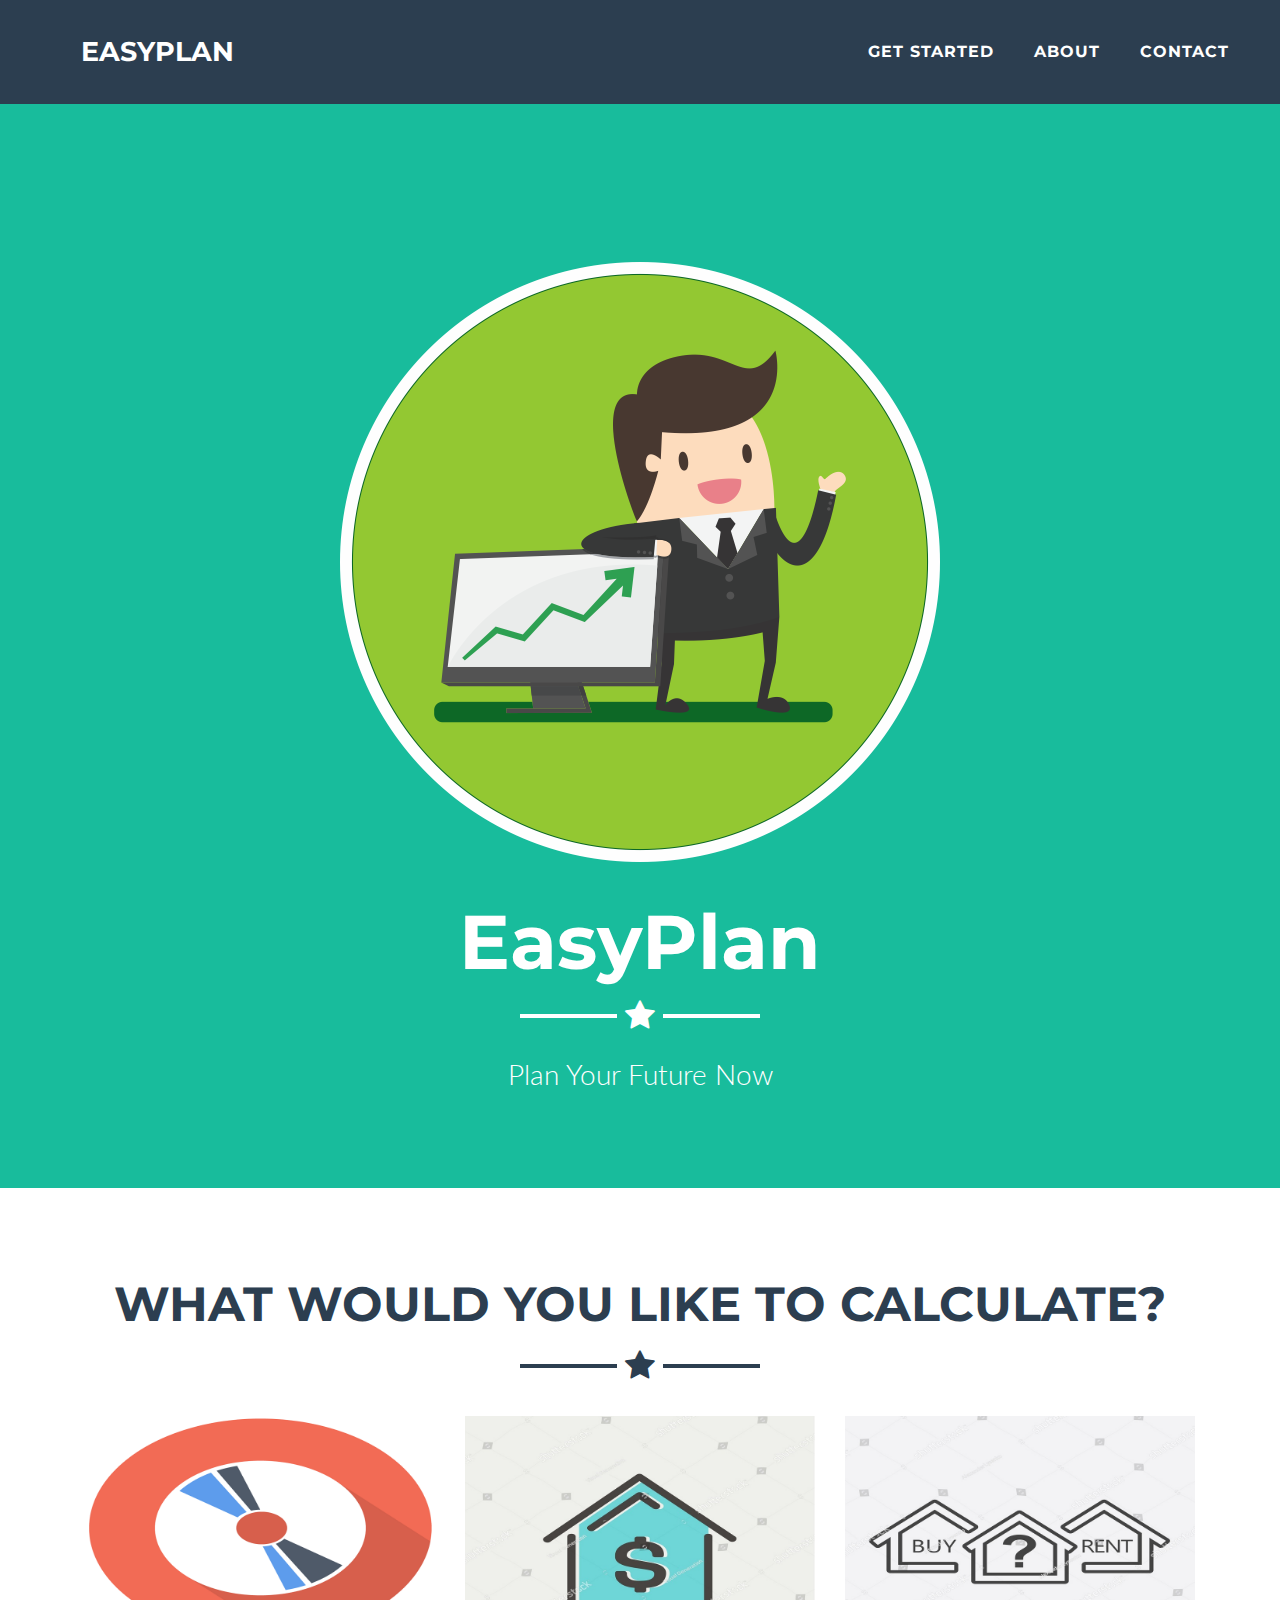
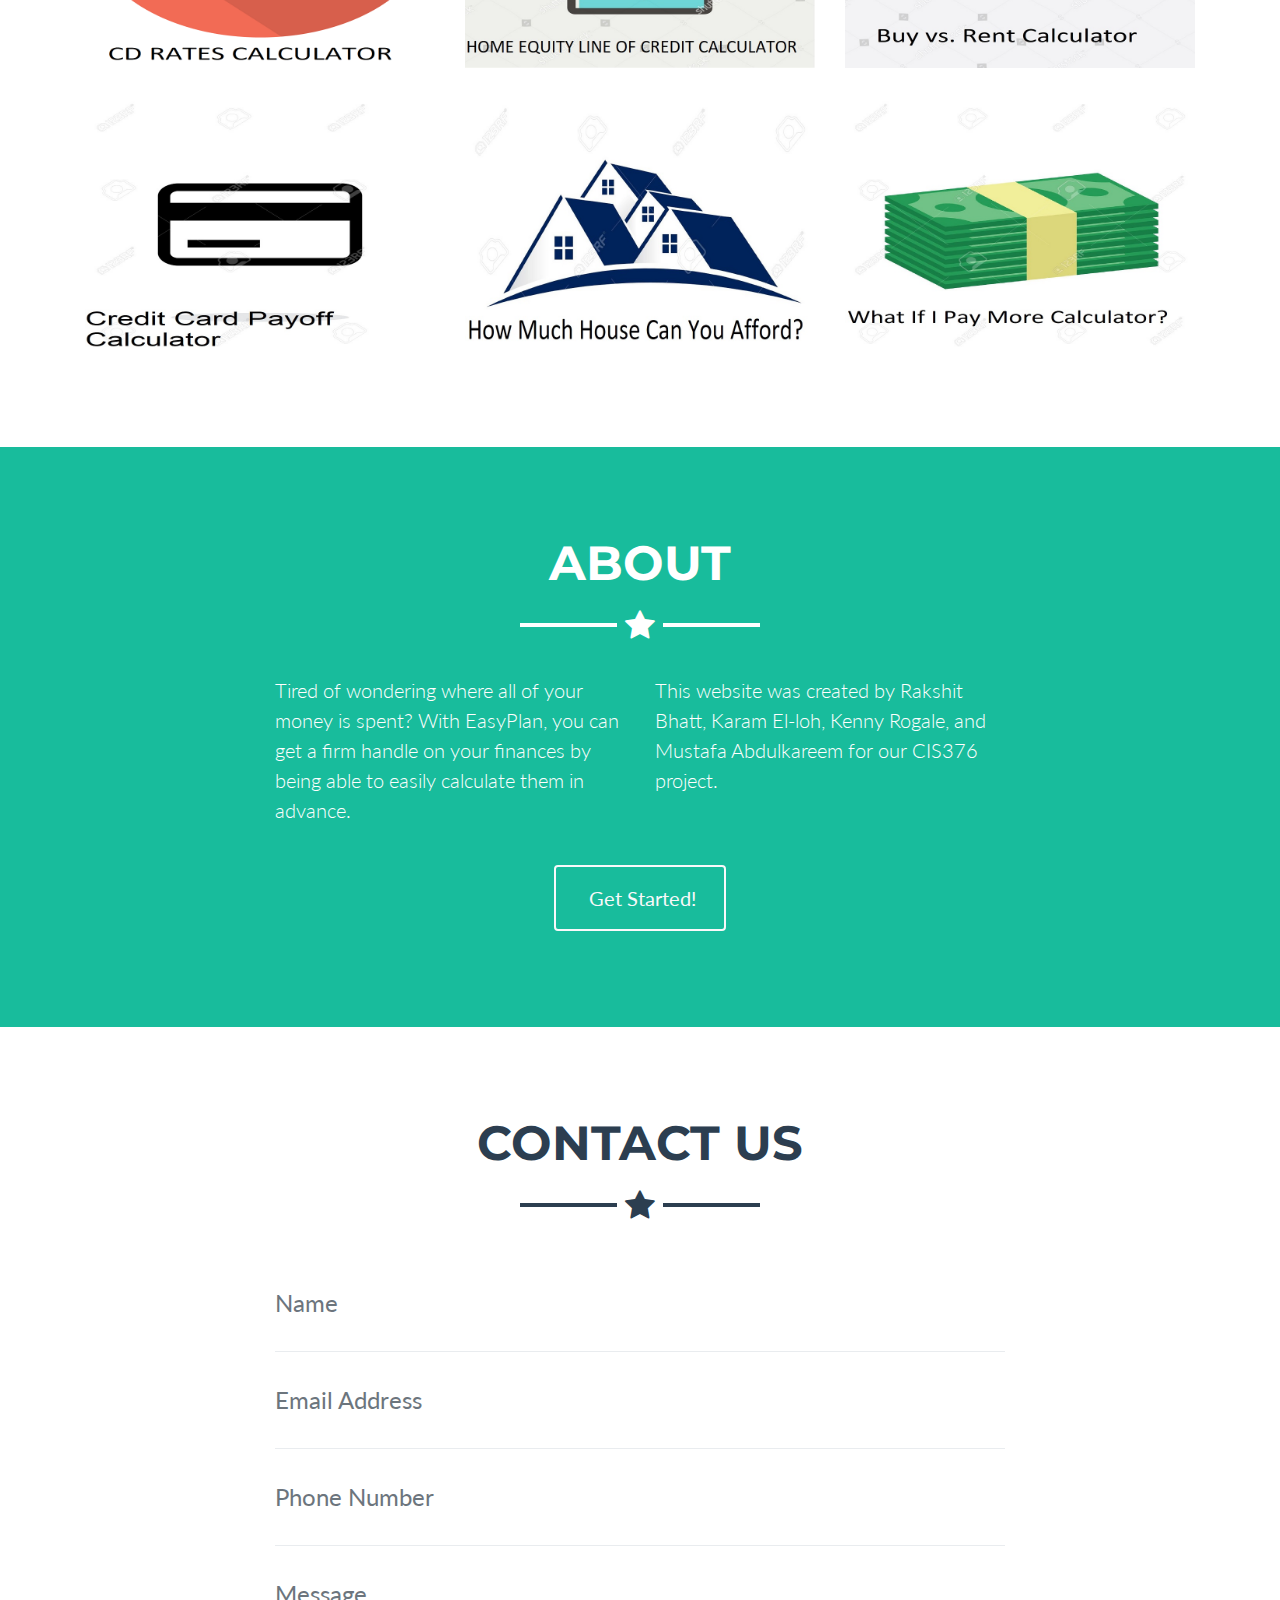
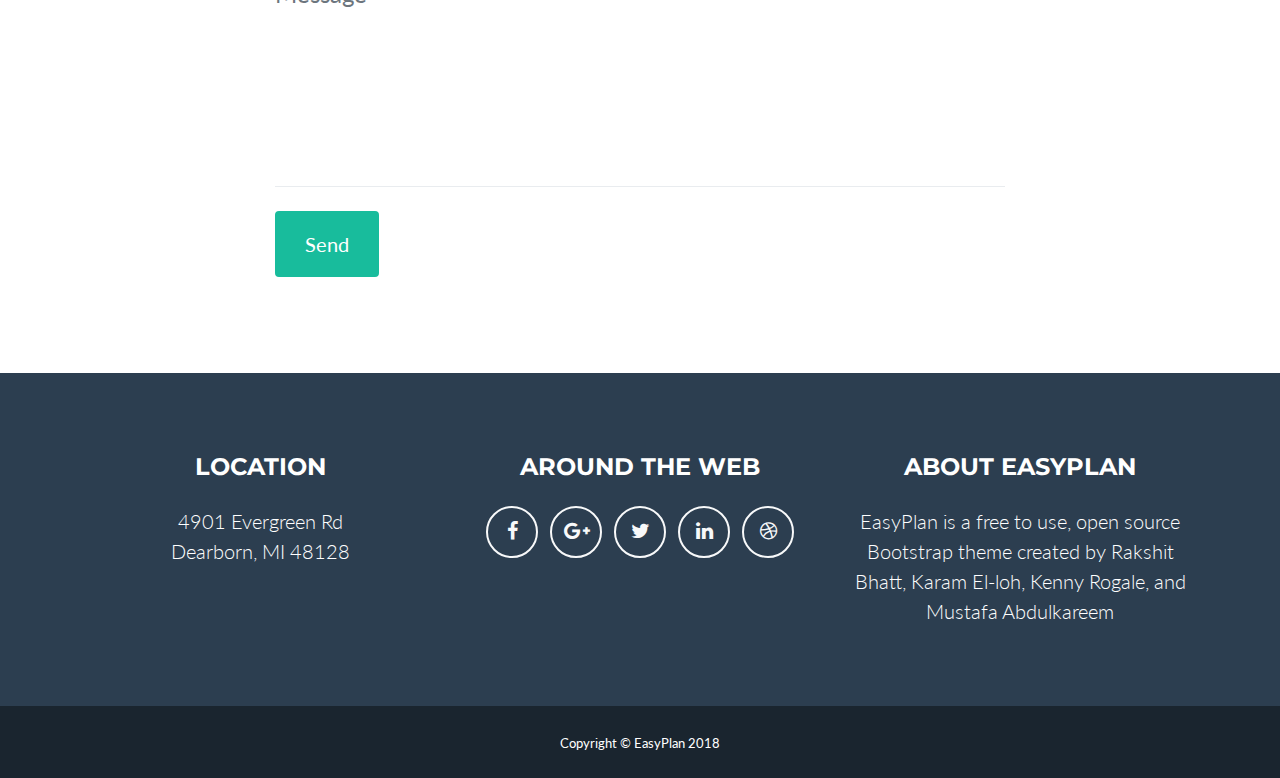
<file: Project/index.html>
<!DOCTYPE html>
<html lang="en">

  <head>

    <meta charset="utf-8">
    <meta name="viewport" content="width=device-width, initial-scale=1, shrink-to-fit=no">
    <meta name="description" content="">
    <meta name="author" content="">

    <title>EasyPlan- Plan your Future</title>

    <!-- Bootstrap core CSS -->
    <link href="vendor/bootstrap/css/bootstrap.min.css" rel="stylesheet">

    <!-- Custom fonts for this template -->
    <link href="vendor/font-awesome/css/font-awesome.min.css" rel="stylesheet" type="text/css">
    <link href="https://fonts.googleapis.com/css?family=Montserrat:400,700" rel="stylesheet" type="text/css">
    <link href="https://fonts.googleapis.com/css?family=Lato:400,700,400italic,700italic" rel="stylesheet" type="text/css">

    <!-- Plugin CSS -->
    <link href="vendor/magnific-popup/magnific-popup.css" rel="stylesheet" type="text/css">

    <!-- Custom styles for this template -->
    <link href="css/freelancer.css" rel="stylesheet">

  </head>

  <body id="page-top">

    <!-- Navigation -->
    <nav class="navbar navbar-expand-lg bg-secondary fixed-top text-uppercase" id="mainNav">
      <div class="container-fluid">
        <a class="navbar-brand js-scroll-trigger" href="#.html">EasyPlan</a>
        <button class="navbar-toggler navbar-toggler-right text-uppercase bg-primary text-white rounded" type="button" data-toggle="collapse" data-target="#navbarResponsive" aria-controls="navbarResponsive" aria-expanded="false" aria-label="Toggle navigation">
          Menu
          <i class="fa fa-bars"></i>
        </button>
        <div class="collapse navbar-collapse" id="navbarResponsive">
          <ul class="navbar-nav ml-auto">
            <li class="nav-item mx-0 mx-lg-1">
              <a class="nav-link py-3 px-0 px-lg-3 rounded js-scroll-trigger" href="#portfolio">Get Started</a>
            </li>
            <li class="nav-item mx-0 mx-lg-1">
              <a class="nav-link py-3 px-0 px-lg-3 rounded js-scroll-trigger" href="#about">About</a>
            </li>
            <li class="nav-item mx-0 mx-lg-1">
              <a class="nav-link py-3 px-0 px-lg-3 rounded js-scroll-trigger" href="#contact">Contact</a>
            </li>
          </ul>
        </div>
      </div>
    </nav>

    <!-- Header -->
    <header class="masthead bg-primary text-white text-center">
      <div class="container">
        <img class="img-fluid mb-5 d-block mx-auto" src="img/profile.png" alt="">
        <h1 class="text mb-0">EasyPlan</h1>
        <hr class="star-light">
        <h2 class="font-weight-light mb-0">Plan Your Future Now</h2>
      </div>
    </header>

    <!-- Portfolio Grid Section -->
    <section class="portfolio" id="portfolio">
      <div class="container">
        <h2 class="text-center text-uppercase text-secondary mb-0">What would you like to calculate? </h2>
        <hr class="star-dark mb-5">
        <div class="row">
          <div class="col-md-6 col-lg-4">
            <a class="portfolio-item d-block mx-auto" href="#portfolio-modal-1">
              <div class="portfolio-item-caption d-flex position-absolute h-100 w-100">
                <div class="portfolio-item-caption-content my-auto w-100 text-center text-white">
                    
                  <i class="fa fa-search-plus fa-3x"></i>`
                </div>
              </div>
              <img class="img-fluid" src="img/portfolio/Cd-icon.png" alt="CD Rates Calculator">
            </a>
          </div> 
          <div class="col-md-6 col-lg-4">
            <a class="portfolio-item d-block mx-auto" href="#portfolio-modal-2">
              <div class="portfolio-item-caption d-flex position-absolute h-100 w-100">
                <div class="portfolio-item-caption-content my-auto w-100 text-center text-white">
                    
                  <i class="fa fa-search-plus fa-3x"></i>`
                </div>
              </div>
              <img class="img-fluid" src="img/portfolio/mortage.jpg" alt="HELOC Calculator">
            </a>
          </div>
          <div class="col-md-6 col-lg-4">
            <a class="portfolio-item d-block mx-auto" href="#portfolio-modal-3">
              <div class="portfolio-item-caption d-flex position-absolute h-100 w-100">
                <div class="portfolio-item-caption-content my-auto w-100 text-center text-white">
                  <i class="fa fa-search-plus fa-3x"></i>
                </div>
              </div>
              <img class="img-fluid" src="img/portfolio/Buy-vs-Rent.jpg" alt="Rent VS Buy Calculator">
            </a>
          </div>
          <div class="col-md-6 col-lg-4">
            <a class="portfolio-item d-block mx-auto" href="#portfolio-modal-4">
              <div class="portfolio-item-caption d-flex position-absolute h-100 w-100">
                <div class="portfolio-item-caption-content my-auto w-100 text-center text-white">
                  <i class="fa fa-search-plus fa-3x"></i>
                </div>
              </div>
              <img class="img-fluid" src="img/portfolio/CREDIT-CARD-DEBT.jpg" alt="Credit Card Payoff Calculator">
            </a>
          </div>
          <div class="col-md-6 col-lg-4">
            <a class="portfolio-item d-block mx-auto" href="#portfolio-modal-5">
              <div class="portfolio-item-caption d-flex position-absolute h-100 w-100">
                <div class="portfolio-item-caption-content my-auto w-100 text-center text-white">
                  <i class="fa fa-search-plus fa-3x"></i>
                </div>
              </div>
              <img class="img-fluid" src="img/portfolio/House.jpg" alt="How Much House Can You Afford Calculator">
            </a>
          </div>
          <div class="col-md-6 col-lg-4">
            <a class="portfolio-item d-block mx-auto" href="#portfolio-modal-6">
              <div class="portfolio-item-caption d-flex position-absolute h-100 w-100">
                <div class="portfolio-item-caption-content my-auto w-100 text-center text-white">
                  <i class="fa fa-search-plus fa-3x"></i>
                </div>
              </div>
              <img class="img-fluid" src="img/portfolio/money.jpg" alt="Affordability Calculator">
            </a>
          </div>
        </div>
      </div>
    </section>

    <!-- About Section -->
    <section class="bg-primary text-white mb-0" id="about">
      <div class="container">
        <h2 class="text-center text-uppercase text-white">About</h2>
        <hr class="star-light mb-5">
        <div class="row">
          <div class="col-lg-4 ml-auto">
            <p class="lead">Tired of wondering where all of your money is spent?  With EasyPlan, you can get a firm handle on your finances by being able to  easily calculate them in advance.  </p>
          </div>
          <div class="col-lg-4 mr-auto">
            <p class="lead">   This website was created by Rakshit Bhatt, Karam El-loh, Kenny Rogale, and Mustafa Abdulkareem for our CIS376 project.</p>
          </div>
        </div>
        <div class="text-center mt-4">
          <a class="btn btn-xl btn-outline-light" href="#">
            <i class="fa "></i>
            Get Started!
          </a>
        </div>
      </div>
    </section>

    <!-- Contact Section -->
    <section id="contact">
      <div class="container">
        <h2 class="text-center text-uppercase text-secondary mb-0">Contact Us</h2>
        <hr class="star-dark mb-5">
        <div class="row">
          <div class="col-lg-8 mx-auto">
            <!-- To configure the contact form email address, go to mail/contact_me.php and update the email address in the PHP file on line 19. -->
            <!-- The form should work on most web servers, but if the form is not working you may need to configure your web server differently. -->
            <form name="sentMessage" id="contactForm" novalidate="novalidate">
              <div class="control-group">
                <div class="form-group floating-label-form-group controls mb-0 pb-2">
                  <label>Name</label>
                  <input class="form-control" id="name" type="text" placeholder="Name" required="required" data-validation-required-message="Please enter your name.">
                  <p class="help-block text-danger"></p>
                </div>
              </div>
              <div class="control-group">
                <div class="form-group floating-label-form-group controls mb-0 pb-2">
                  <label>Email Address</label>
                  <input class="form-control" id="email" type="email" placeholder="Email Address" required="required" data-validation-required-message="Please enter your email address.">
                  <p class="help-block text-danger"></p>
                </div>
              </div>
              <div class="control-group">
                <div class="form-group floating-label-form-group controls mb-0 pb-2">
                  <label>Phone Number</label>
                  <input class="form-control" id="phone" type="tel" placeholder="Phone Number" required="required" data-validation-required-message="Please enter your phone number.">
                  <p class="help-block text-danger"></p>
                </div>
              </div>
              <div class="control-group">
                <div class="form-group floating-label-form-group controls mb-0 pb-2">
                  <label>Message</label>
                  <textarea class="form-control" id="message" rows="5" placeholder="Message" required="required" data-validation-required-message="Please enter a message."></textarea>
                  <p class="help-block text-danger"></p>
                </div>
              </div>
              <br>
              <div id="success"></div>
              <div class="form-group">
                <button type="submit" class="btn btn-primary btn-xl" id="sendMessageButton">Send</button>
              </div>
            </form>
          </div>
        </div>
      </div>
    </section>

    <!-- Footer -->
    <footer class="footer text-center">
      <div class="container">
        <div class="row">
          <div class="col-md-4 mb-5 mb-lg-0">
            <h4 class="text-uppercase mb-4">Location</h4>
            <p class="lead mb-0">4901 Evergreen Rd 
              <br>Dearborn, MI 48128</p>
          </div>
          <div class="col-md-4 mb-5 mb-lg-0">
            <h4 class="text-uppercase mb-4">Around the Web</h4>
            <ul class="list-inline mb-0">
              <li class="list-inline-item">
                <a class="btn btn-outline-light btn-social text-center rounded-circle" href="#">
                  <i class="fa fa-fw fa-facebook"></i>
                </a>
              </li>
              <li class="list-inline-item">
                <a class="btn btn-outline-light btn-social text-center rounded-circle" href="#">
                  <i class="fa fa-fw fa-google-plus"></i>
                </a>
              </li>
              <li class="list-inline-item">
                <a class="btn btn-outline-light btn-social text-center rounded-circle" href="#">
                  <i class="fa fa-fw fa-twitter"></i>
                </a>
              </li>
              <li class="list-inline-item">
                <a class="btn btn-outline-light btn-social text-center rounded-circle" href="#">
                  <i class="fa fa-fw fa-linkedin"></i>
                </a>
              </li>
              <li class="list-inline-item">
                <a class="btn btn-outline-light btn-social text-center rounded-circle" href="#">
                  <i class="fa fa-fw fa-dribbble"></i>
                </a>
              </li>
            </ul>
          </div>
          <div class="col-md-4">
            <h4 class="text-uppercase mb-4">About EasyPlan</h4>
            <p class="lead mb-0">EasyPlan is a free to use, open source Bootstrap theme created by Rakshit Bhatt, Karam El-loh, Kenny Rogale, and Mustafa Abdulkareem 
          </div>
        </div>
      </div>
    </footer>

    <div class="copyright py-4 text-center text-white">
      <div class="container">
        <small>Copyright &copy; EasyPlan 2018</small>
      </div>
    </div>

    <!-- Scroll to Top Button (Only visible on small and extra-small screen sizes) -->
    <div class="scroll-to-top d-lg-none position-fixed ">
      <a class="js-scroll-trigger d-block text-center text-white rounded" href="#page-top">
        <i class="fa fa-chevron-up"></i>
      </a>
    </div>

    <!-- Portfolio Modals -->

    <!-- Portfolio Modal 1 -->
    <div class="portfolio-modal mfp-hide" id="portfolio-modal-1">
      <div class="portfolio-modal-dialog bg-white">
        <a class="close-button d-none d-md-block portfolio-modal-dismiss" href="#">
          <i class="fa fa-3x fa-times"></i>
        </a>
        <div class="container text-center">
          <div class="row">
            <div class="col-lg-8 mx-auto">
              <h2 class="text-secondary text-uppercase mb-0">CD Rates Calculator</h2>
              <br><br>
              <p class="mb-5">The Credit Card Payoff Calculator will show you how long it will take to pay off your credit card debt. </p>
              <hr class="star-dark mb-5">
              <div class="MortgageLoanWidget" style="max-width: 330px; min-width:290px" data-widget="widgets/external?widget=CDRatesCalculator&color=blue">
                <iframe style="border: none; padding: 0; height: 506px; width: 330px;margin-left:189px"></iframe>
                <div style="font-family: Arial; height: 36px; width: 330px; top: -7px; padding: 0 8px 0 0; box-sizing: border-box; text-align: right; background: #f6f9f9; border: 1px solid #ccc; color: #868686; line-height: 34px; font-size: 12px; position: relative;margin-left:189px"><a style="color: #868686;" href="https://www.mortgageloan.com" target="_blank" title="MortgageLoan.com"></a></div> <br><br>
                <script src="https://www.mortgageloan.com/themes/mortgageloan/frontfee/public/js/plugins/external-widgets/external-widgets.js"></script>
                
               </div>
               <ol class="list group">
                <li class="list-group-item">cOur Certificate of Deposit (CD) calculator can show you how much interest you can earn with this savings product. Enter the initial deposit you intend to make, the number of years for this CD to mature, how frequently interest will be compounded , and the interest rate for this CD.</li>
                <li class="list-group-item"> </li> 
                <li class="list-group-item"></li>
                <li class="list-group-item"></li> 
               <br>
             
                 
        
              <a class="btn btn-primary btn-lg rounded-pill portfolio-modal-dismiss" href="#">
                <i class="fa fa-close"> </i>
                Close Project</a>
            </div>
          </div>
        </div>
      </div>
    </div>
    <!-- Portfolio Modal 2 -->
    <div class="portfolio-modal mfp-hide" id="portfolio-modal-2">
      <div class="portfolio-modal-dialog bg-white">
        <a class="close-button d-none d-md-block portfolio-modal-dismiss" href="#">
          <i class="fa fa-3x fa-times"></i>
        </a>
        <div class="container text-center">
          <div class="row">
            <div class="col-lg-8 mx-auto">
              <h2 class="text-secondary text-uppercase mb-0">HELOC Calculator</h2>
              <br><br>
              <p class="mb-5">A home equity line of credit, or HELOC, is a special type of home equity loan. Rather than borrowing a specific sum of money and repaying it, a HELOC allows you to borrow money as needed, up to a certain limit, and repay it over time. It's like having a credit card secured by your home equity. </p>
              <hr class="star-dark mb-5">
              <div class="MortgageLoanWidget" data-widget="calculator/single?calculator=ShouldIUseHelocCalculator" style="max-width: 330px; min-width:290px">
                <iframe style="border: none; padding: 0; height: 641px; width: 330px;margin-left:189px"></iframe>
                <div style="font-family: Arial; height: 36px; width: 330px; top: -8px; padding: 0 8px 0 0; box-sizing: border-box; text-align: right; background: #f6f9f9; border: 1px solid #ccc; color: #868686; line-height: 34px; font-size: 12px; position: relative;margin-left:189px"><a style="color: #868686;" href="https://www.mortgageloan.com" target="_blank" title="MortgageLoan.com"></a></div> <br><br>
                <script async src="https://www.mortgageloan.com/themes/mortgageloan/frontfee/public/js/plugins/external-widgets/external-widgets.js"></script>
               </div>
               <ol class="list group">
                <li class="list-group-item">Choose from making the minimum payment, a fixed amount of your choosing or a time when you would prefer to be debt free.</li>
                <li class="list-group-item">First, enter your current credit card debt balance, and your current monthly payments toward it.</li> 
                <li class="list-group-item">In step 2, enter your annual interest rate and your payoff goal for how many months you want to pay off your debt in,</li> 
                <li class="list-group-item">and the results will show you the payment required to reach your payoff goal, payoff timeline, total interest saved, total payments, the time saved compared to your previous payments, and interest savings.</li> 
               <br>
              <a class="btn btn-primary btn-lg rounded-pill portfolio-modal-dismiss" href="#">
                <i class="fa fa-close"></i>
                Close Project</a>
            </div>
          </div>
        </div>
      </div>
    </div>

    <!-- Portfolio Modal 3 -->
    <div class="portfolio-modal mfp-hide" id="portfolio-modal-3">
      <div class="portfolio-modal-dialog bg-white">
        <a class="close-button d-none d-md-block portfolio-modal-dismiss" href="#">
          <i class="fa fa-3x fa-times"></i>
        </a>
        <div class="container text-center">
          <div class="row">
            <div class="col-lg-8 mx-auto">
              <h2 class="text-secondary text-uppercase mb-0">Rent vs Buy Calculator</h2>
              <br><br>
              <p class="mb-5">Should you buy or rent? This is a question most of us will likely face in our lives, whether buying a house makes more financial sense than renting a home. There is a way to understand the financial impact of buying vs. renting. The rent vs. buy calculator can help you calculate the net cost of buying a home versus the cost of renting over time.</p>
              <hr class="star-dark mb-5">
              <div class="MortgageLoanWidget" data-widget="calculator/single?calculator=BuyVsRentCalculator" style="max-width: 330px; min-width:290px">
                <iframe style="border: none; padding: 0; height: 641px; width: 330px;margin-left:189px"></iframe>
                <div style="font-family: Arial; height: 36px; width: 330px; top: -8px; padding: 0 8px 0 0; box-sizing: border-box; text-align: right; background: #f6f9f9; border: 1px solid #ccc; color: #868686; line-height: 34px; font-size: 12px; position: relative;margin-left:189px"><a style="color: #868686;" href="#https://www.mortgageloan.com" target="_blank" title="MortgageLoan.com"></a></div>
                <script async src="https://www.mortgageloan.com/themes/mortgageloan/frontfee/public/js/plugins/external-widgets/external-widgets.js"></script>
               </div>
               <ol class="list group">
                <li class="list-group-item">Choose from making the minimum payment, a fixed amount of your choosing or a time when you would prefer to be debt free.</li>
                <li class="list-group-item">First, enter your current credit card debt balance, and your current monthly payments toward it.</li> 
                <li class="list-group-item">In step 2, enter your annual interest rate and your payoff goal for how many months you want to pay off your debt in,</li> 
                <li class="list-group-item">and the results will show you the payment required to reach your payoff goal, payoff timeline, total interest saved, total payments, the time saved compared to your previous payments, and interest savings.</li> 
               <br>
              <a class="btn btn-primary btn-lg rounded-pill portfolio-modal-dismiss" href="#">
                <i class="fa fa-close"></i>
                Close Project</a>
            </div>
          </div>
        </div>
      </div>
    </div>

    <!-- Portfolio Modal 4 -->
    <div class="portfolio-modal mfp-hide" id="portfolio-modal-4">
      <div class="portfolio-modal-dialog bg-white">
        <a class="close-button d-none d-md-block portfolio-modal-dismiss" href="#">
          <i class="fa fa-3x fa-times"></i>
        </a>
        <div class="container text-center">
          <div class="row">
            <div class="col-lg-8 mx-auto">
              <h2 class="text-secondary text-uppercase mb-0">Credit Card Payoff Calculator</h2>
              <br><br>
              <p class="mb-5">The Credit Card Payoff Calculator will show you how long it will take to pay off your credit card debt. </p>
              <hr class="star-dark mb-5">
              <div class="MortgageLoanWidget" data-widget="calculator/single?calculator=CreditCardPayoffGoalCalculator" style="max-width: 330px; min-width:290px">
                <iframe style="border: none; padding: 0; height: 561px; width: 330px; margin-left:189px;"></iframe>
                
                <div style="font-family: Arial; height: 36px; width: 330px; top: -8px; padding: 0 8px 0 0; box-sizing: border-box; text-align: right; background: #f6f9f9; border: 1px solid #ccc; color: #ffffff; line-height: 34px; font-size: 12px; position: relative;margin-left:189px"><a style="color: #ffffff; " href="https://www.mortgageloan.com" target="_blank" title="MortgageLoan.com"></a></div>
                <script async src="https://www.mortgageloan.com/themes/mortgageloan/frontfee/public/js/plugins/external-widgets/external-widgets.js"></script>
               </div>
               <br><br><br><br>
    
              <ol class="list group">
               <li class="list-group-item">Choose from making the minimum payment, a fixed amount of your choosing or a time when you would prefer to be debt free.</li>
               <li class="list-group-item">First, enter your current credit card debt balance, and your current monthly payments toward it.</li> 
               <li class="list-group-item">In step 2, enter your annual interest rate and your payoff goal for how many months you want to pay off your debt in,</li> 
               <li class="list-group-item">and the results will show you the payment required to reach your payoff goal, payoff timeline, total interest saved, total payments, the time saved compared to your previous payments, and interest savings.</li> 
              <br>
              </ul>  
              <a class="btn btn-primary btn-lg rounded-pill portfolio-modal-dismiss" href="#">
                <i class="fa fa-close"></i>
                Close Project</a>
            </div>
          </div>
        </div>
      </div>
    </div>

    <!-- Portfolio Modal 5 -->
    <div class="portfolio-modal mfp-hide" id="portfolio-modal-5">
      <div class="portfolio-modal-dialog bg-white">
        <a class="close-button d-none d-md-block portfolio-modal-dismiss" href="#">
          <i class="fa fa-3x fa-times"></i>
        </a>
        <div class="container text-center">
          <div class="row">
            <div class="col-lg-8 mx-auto">
              <h2 class="text-secondary text-uppercase mb-0">How Much House can You Afford Calculator</h2>
              <br><br>
              <p class="mb-5">The Credit Card Payoff Calculator will show you how long it will take to pay off your credit card debt. </p>
              <hr class="star-dark mb-5">
              <div class="MortgageLoanWidget" data-widget="calculator/single?calculator=HowMuchIncomeDoINeedToQualifyCalculator" style="max-width: 330px; min-width:290px">
                <iframe style="border: none; padding: 0; height: 603px; width: 330px;margin-left:189px;"></iframe>
                <div style="font-family: Arial; height: 36px; width: 330px; top: -8px; padding: 0 8px 0 0; box-sizing: border-box; text-align: right; background: #f6f9f9; border: 1px solid #ccc; color: #868686; line-height: 34px; font-size: 12px; position: relative;margin-left:189px;"><a style="color: #868686;" href="https://www.mortgageloan.com" target="_blank" title="MortgageLoan.com"></a></div>
                <script async src="https://www.mortgageloan.com/themes/mortgageloan/frontfee/public/js/plugins/external-widgets/external-widgets.js"></script>
               </div>
               <ol class="list group">
                <li class="list-group-item">Choose from making the minimum payment, a fixed amount of your choosing or a time when you would prefer to be debt free.</li>
                <li class="list-group-item">First, enter your current credit card debt balance, and your current monthly payments toward it.</li> 
                <li class="list-group-item">In step 2, enter your annual interest rate and your payoff goal for how many months you want to pay off your debt in,</li> 
                <li class="list-group-item">and the results will show you the payment required to reach your payoff goal, payoff timeline, total interest saved, total payments, the time saved compared to your previous payments, and interest savings.</li> 
               <br>
              <a class="btn btn-primary btn-lg rounded-pill portfolio-modal-dismiss" href="#">
                <i class="fa fa-close"></i>
                Close Project</a>
            </div>
          </div>
        </div>
      </div>
    </div>

    <!-- Portfolio Modal 6 -->
    <div class="portfolio-modal mfp-hide" id="portfolio-modal-6">
      <div class="portfolio-modal-dialog bg-white">
        <a class="close-button d-none d-md-block portfolio-modal-dismiss" href="#">
          <i class="fa fa-3x fa-times"></i>
        </a>
        <div class="container text-center">
          <div class="row">
            <div class="col-lg-8 mx-auto">
              <h2 class="text-secondary text-uppercase mb-0">What if I Pay More Calculator?</h2>
              <br><br>
              <p class="mb-5">The Credit Card Payoff Calculator will show you how long it will take to pay off your credit card debt. </p>
              <hr class="star-dark mb-5">
              <div class="MortgageLoanWidget" data-widget="calculator/single?calculator=WhatIfIPayMoreCalculator" style="max-width: 330px; min-width:290px" >
                <iframe style="border: none; padding: 0; height: 527px; width: 330px; margin-left:189px"></iframe>
                <div style="font-family: Arial; height: 36px; width: 330px; top: -8px; padding: 0 8px 0 0; box-sizing: border-box; text-align: right ; background: #f6f9f9; border: 1px solid #ccc; color: #868686; line-height: 34px; font-size: 12px; position: relative; margin-left:189px"><a style="color: #868686;" href="https://www.mortgageloan.com" target="_blank" title="MortgageLoan.com"></a></div>
                <script async src="https://www.mortgageloan.com/themes/mortgageloan/frontfee/public/js/plugins/external-widgets/external-widgets.js"></script>
               </div
               <ol class="list group">
                <li class="list-group-item">Choose from making the minimum payment, a fixed amount of your choosing or a time when you would prefer to be debt free.</li>
                <li class="list-group-item">First, enter your current credit card debt balance, and your current monthly payments toward it.</li> 
                <li class="list-group-item">In step 2, enter your annual interest rate and your payoff goal for how many months you want to pay off your debt in,</li> 
                <li class="list-group-item">and the results will show you the payment required to reach your payoff goal, payoff timeline, total interest saved, total payments, the time saved compared to your previous payments, and interest savings.</li> 
               <br>
              <a class="btn btn-primary btn-lg rounded-pill portfolio-modal-dismiss" href="#">
                <i class="fa fa-close"></i>
                Close Project</a>
            </div>
          </div>
        </div>
      </div>
    </div>

    <!-- Bootstrap core JavaScript -->
    <script src="vendor/jquery/jquery.min.js"></script>
    <script src="vendor/bootstrap/js/bootstrap.bundle.min.js"></script>

    <!-- Plugin JavaScript -->
    <script src="vendor/jquery-easing/jquery.easing.min.js"></script>
    <script src="vendor/magnific-popup/jquery.magnific-popup.min.js"></script>

    <!-- Contact Form JavaScript -->
    <script src="js/jqBootstrapValidation.js"></script>
    <script src="js/contact_me.js"></script>

    <!-- Custom scripts for this template -->
    <script src="js/freelancer.min.js"></script>

  </body>

</html>
</file>
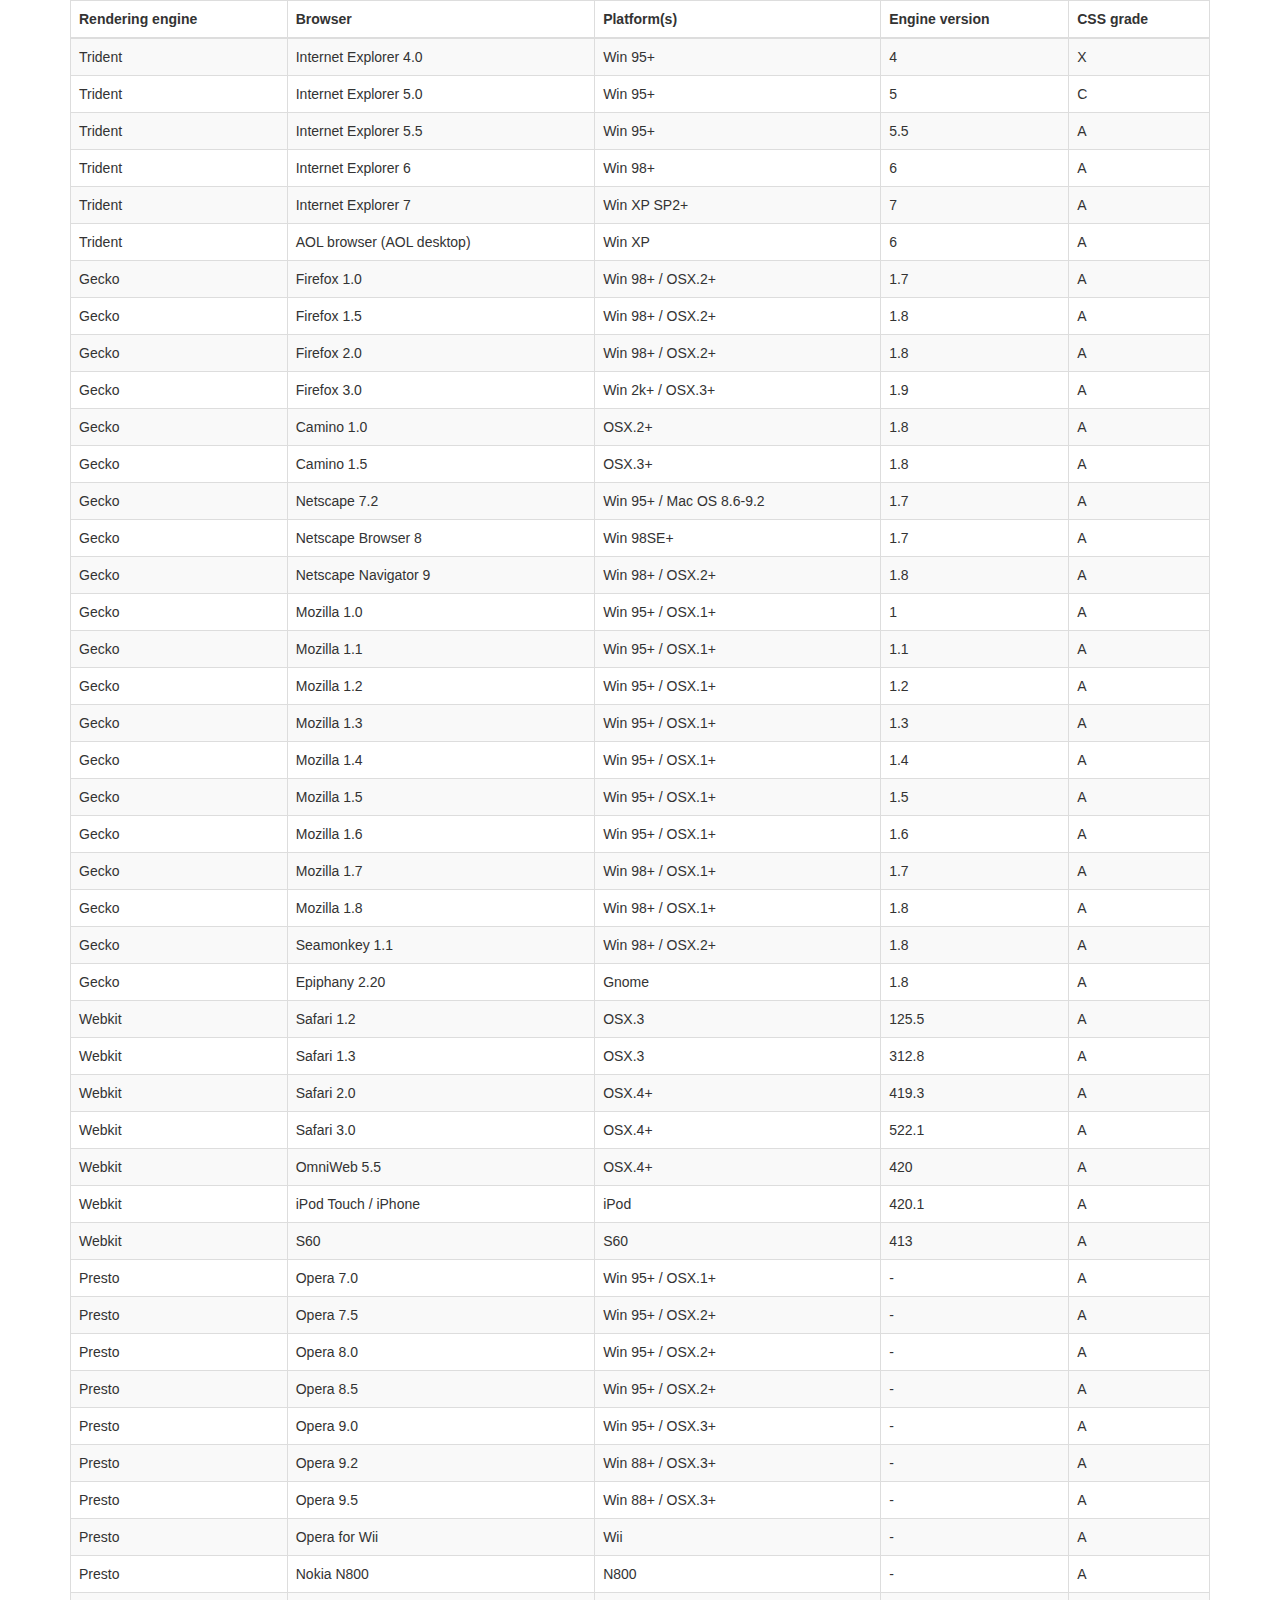
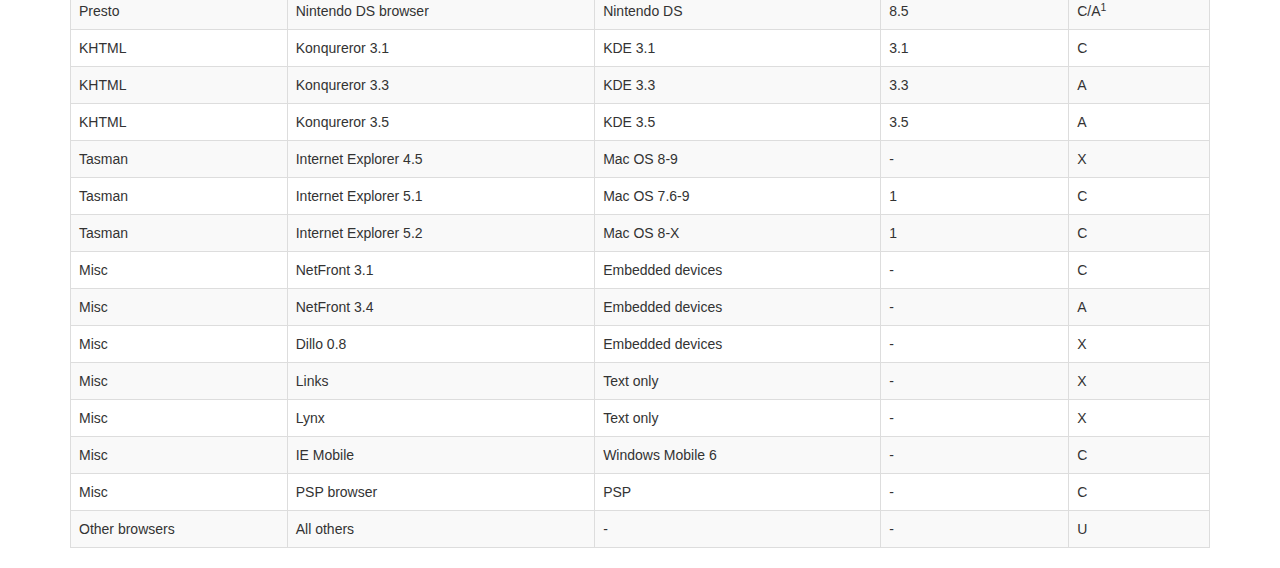
<file: startbootstrap-sb-admin-2-gh-pages/vendor/datatables-plugins/index.html>
<!DOCTYPE HTML PUBLIC "-//W3C//DTD HTML 4.01//EN" "http://www.w3.org/TR/html4/strict.dtd">
<html>
	<head>
		<meta http-equiv="content-type" content="text/html; charset=utf-8" />
		
		<title>DataTables Bootstrap 3 example</title>

		<link rel="stylesheet" type="text/css" href="//maxcdn.bootstrapcdn.com/bootstrap/3.3.0/css/bootstrap.min.css">
		<link rel="stylesheet" type="text/css" href="dataTables.bootstrap.css">

		<script type="text/javascript" language="javascript" src="//code.jquery.com/jquery-1.11.1.min.js"></script>
		<script type="text/javascript" language="javascript" src="//cdn.datatables.net/1.10.3/js/jquery.dataTables.min.js"></script>
		<script type="text/javascript" language="javascript" src="dataTables.bootstrap.js"></script>
		<script type="text/javascript" charset="utf-8">
			$(document).ready(function() {
				$('#example').dataTable();
			} );
		</script>
	</head>
	<body>
		<div class="container">
			
<table cellpadding="0" cellspacing="0" border="0" class="table table-striped table-bordered" id="example">
	<thead>
		<tr>
			<th>Rendering engine</th>
			<th>Browser</th>
			<th>Platform(s)</th>
			<th>Engine version</th>
			<th>CSS grade</th>
		</tr>
	</thead>
	<tbody>
		<tr class="odd gradeX">
			<td>Trident</td>
			<td>Internet
				 Explorer 4.0</td>
			<td>Win 95+</td>
			<td class="center"> 4</td>
			<td class="center">X</td>
		</tr>
		<tr class="even gradeC">
			<td>Trident</td>
			<td>Internet
				 Explorer 5.0</td>
			<td>Win 95+</td>
			<td class="center">5</td>
			<td class="center">C</td>
		</tr>
		<tr class="odd gradeA">
			<td>Trident</td>
			<td>Internet
				 Explorer 5.5</td>
			<td>Win 95+</td>
			<td class="center">5.5</td>
			<td class="center">A</td>
		</tr>
		<tr class="even gradeA">
			<td>Trident</td>
			<td>Internet
				 Explorer 6</td>
			<td>Win 98+</td>
			<td class="center">6</td>
			<td class="center">A</td>
		</tr>
		<tr class="odd gradeA">
			<td>Trident</td>
			<td>Internet Explorer 7</td>
			<td>Win XP SP2+</td>
			<td class="center">7</td>
			<td class="center">A</td>
		</tr>
		<tr class="even gradeA">
			<td>Trident</td>
			<td>AOL browser (AOL desktop)</td>
			<td>Win XP</td>
			<td class="center">6</td>
			<td class="center">A</td>
		</tr>
		<tr class="gradeA">
			<td>Gecko</td>
			<td>Firefox 1.0</td>
			<td>Win 98+ / OSX.2+</td>
			<td class="center">1.7</td>
			<td class="center">A</td>
		</tr>
		<tr class="gradeA">
			<td>Gecko</td>
			<td>Firefox 1.5</td>
			<td>Win 98+ / OSX.2+</td>
			<td class="center">1.8</td>
			<td class="center">A</td>
		</tr>
		<tr class="gradeA">
			<td>Gecko</td>
			<td>Firefox 2.0</td>
			<td>Win 98+ / OSX.2+</td>
			<td class="center">1.8</td>
			<td class="center">A</td>
		</tr>
		<tr class="gradeA">
			<td>Gecko</td>
			<td>Firefox 3.0</td>
			<td>Win 2k+ / OSX.3+</td>
			<td class="center">1.9</td>
			<td class="center">A</td>
		</tr>
		<tr class="gradeA">
			<td>Gecko</td>
			<td>Camino 1.0</td>
			<td>OSX.2+</td>
			<td class="center">1.8</td>
			<td class="center">A</td>
		</tr>
		<tr class="gradeA">
			<td>Gecko</td>
			<td>Camino 1.5</td>
			<td>OSX.3+</td>
			<td class="center">1.8</td>
			<td class="center">A</td>
		</tr>
		<tr class="gradeA">
			<td>Gecko</td>
			<td>Netscape 7.2</td>
			<td>Win 95+ / Mac OS 8.6-9.2</td>
			<td class="center">1.7</td>
			<td class="center">A</td>
		</tr>
		<tr class="gradeA">
			<td>Gecko</td>
			<td>Netscape Browser 8</td>
			<td>Win 98SE+</td>
			<td class="center">1.7</td>
			<td class="center">A</td>
		</tr>
		<tr class="gradeA">
			<td>Gecko</td>
			<td>Netscape Navigator 9</td>
			<td>Win 98+ / OSX.2+</td>
			<td class="center">1.8</td>
			<td class="center">A</td>
		</tr>
		<tr class="gradeA">
			<td>Gecko</td>
			<td>Mozilla 1.0</td>
			<td>Win 95+ / OSX.1+</td>
			<td class="center">1</td>
			<td class="center">A</td>
		</tr>
		<tr class="gradeA">
			<td>Gecko</td>
			<td>Mozilla 1.1</td>
			<td>Win 95+ / OSX.1+</td>
			<td class="center">1.1</td>
			<td class="center">A</td>
		</tr>
		<tr class="gradeA">
			<td>Gecko</td>
			<td>Mozilla 1.2</td>
			<td>Win 95+ / OSX.1+</td>
			<td class="center">1.2</td>
			<td class="center">A</td>
		</tr>
		<tr class="gradeA">
			<td>Gecko</td>
			<td>Mozilla 1.3</td>
			<td>Win 95+ / OSX.1+</td>
			<td class="center">1.3</td>
			<td class="center">A</td>
		</tr>
		<tr class="gradeA">
			<td>Gecko</td>
			<td>Mozilla 1.4</td>
			<td>Win 95+ / OSX.1+</td>
			<td class="center">1.4</td>
			<td class="center">A</td>
		</tr>
		<tr class="gradeA">
			<td>Gecko</td>
			<td>Mozilla 1.5</td>
			<td>Win 95+ / OSX.1+</td>
			<td class="center">1.5</td>
			<td class="center">A</td>
		</tr>
		<tr class="gradeA">
			<td>Gecko</td>
			<td>Mozilla 1.6</td>
			<td>Win 95+ / OSX.1+</td>
			<td class="center">1.6</td>
			<td class="center">A</td>
		</tr>
		<tr class="gradeA">
			<td>Gecko</td>
			<td>Mozilla 1.7</td>
			<td>Win 98+ / OSX.1+</td>
			<td class="center">1.7</td>
			<td class="center">A</td>
		</tr>
		<tr class="gradeA">
			<td>Gecko</td>
			<td>Mozilla 1.8</td>
			<td>Win 98+ / OSX.1+</td>
			<td class="center">1.8</td>
			<td class="center">A</td>
		</tr>
		<tr class="gradeA">
			<td>Gecko</td>
			<td>Seamonkey 1.1</td>
			<td>Win 98+ / OSX.2+</td>
			<td class="center">1.8</td>
			<td class="center">A</td>
		</tr>
		<tr class="gradeA">
			<td>Gecko</td>
			<td>Epiphany 2.20</td>
			<td>Gnome</td>
			<td class="center">1.8</td>
			<td class="center">A</td>
		</tr>
		<tr class="gradeA">
			<td>Webkit</td>
			<td>Safari 1.2</td>
			<td>OSX.3</td>
			<td class="center">125.5</td>
			<td class="center">A</td>
		</tr>
		<tr class="gradeA">
			<td>Webkit</td>
			<td>Safari 1.3</td>
			<td>OSX.3</td>
			<td class="center">312.8</td>
			<td class="center">A</td>
		</tr>
		<tr class="gradeA">
			<td>Webkit</td>
			<td>Safari 2.0</td>
			<td>OSX.4+</td>
			<td class="center">419.3</td>
			<td class="center">A</td>
		</tr>
		<tr class="gradeA">
			<td>Webkit</td>
			<td>Safari 3.0</td>
			<td>OSX.4+</td>
			<td class="center">522.1</td>
			<td class="center">A</td>
		</tr>
		<tr class="gradeA">
			<td>Webkit</td>
			<td>OmniWeb 5.5</td>
			<td>OSX.4+</td>
			<td class="center">420</td>
			<td class="center">A</td>
		</tr>
		<tr class="gradeA">
			<td>Webkit</td>
			<td>iPod Touch / iPhone</td>
			<td>iPod</td>
			<td class="center">420.1</td>
			<td class="center">A</td>
		</tr>
		<tr class="gradeA">
			<td>Webkit</td>
			<td>S60</td>
			<td>S60</td>
			<td class="center">413</td>
			<td class="center">A</td>
		</tr>
		<tr class="gradeA">
			<td>Presto</td>
			<td>Opera 7.0</td>
			<td>Win 95+ / OSX.1+</td>
			<td class="center">-</td>
			<td class="center">A</td>
		</tr>
		<tr class="gradeA">
			<td>Presto</td>
			<td>Opera 7.5</td>
			<td>Win 95+ / OSX.2+</td>
			<td class="center">-</td>
			<td class="center">A</td>
		</tr>
		<tr class="gradeA">
			<td>Presto</td>
			<td>Opera 8.0</td>
			<td>Win 95+ / OSX.2+</td>
			<td class="center">-</td>
			<td class="center">A</td>
		</tr>
		<tr class="gradeA">
			<td>Presto</td>
			<td>Opera 8.5</td>
			<td>Win 95+ / OSX.2+</td>
			<td class="center">-</td>
			<td class="center">A</td>
		</tr>
		<tr class="gradeA">
			<td>Presto</td>
			<td>Opera 9.0</td>
			<td>Win 95+ / OSX.3+</td>
			<td class="center">-</td>
			<td class="center">A</td>
		</tr>
		<tr class="gradeA">
			<td>Presto</td>
			<td>Opera 9.2</td>
			<td>Win 88+ / OSX.3+</td>
			<td class="center">-</td>
			<td class="center">A</td>
		</tr>
		<tr class="gradeA">
			<td>Presto</td>
			<td>Opera 9.5</td>
			<td>Win 88+ / OSX.3+</td>
			<td class="center">-</td>
			<td class="center">A</td>
		</tr>
		<tr class="gradeA">
			<td>Presto</td>
			<td>Opera for Wii</td>
			<td>Wii</td>
			<td class="center">-</td>
			<td class="center">A</td>
		</tr>
		<tr class="gradeA">
			<td>Presto</td>
			<td>Nokia N800</td>
			<td>N800</td>
			<td class="center">-</td>
			<td class="center">A</td>
		</tr>
		<tr class="gradeA">
			<td>Presto</td>
			<td>Nintendo DS browser</td>
			<td>Nintendo DS</td>
			<td class="center">8.5</td>
			<td class="center">C/A<sup>1</sup></td>
		</tr>
		<tr class="gradeC">
			<td>KHTML</td>
			<td>Konqureror 3.1</td>
			<td>KDE 3.1</td>
			<td class="center">3.1</td>
			<td class="center">C</td>
		</tr>
		<tr class="gradeA">
			<td>KHTML</td>
			<td>Konqureror 3.3</td>
			<td>KDE 3.3</td>
			<td class="center">3.3</td>
			<td class="center">A</td>
		</tr>
		<tr class="gradeA">
			<td>KHTML</td>
			<td>Konqureror 3.5</td>
			<td>KDE 3.5</td>
			<td class="center">3.5</td>
			<td class="center">A</td>
		</tr>
		<tr class="gradeX">
			<td>Tasman</td>
			<td>Internet Explorer 4.5</td>
			<td>Mac OS 8-9</td>
			<td class="center">-</td>
			<td class="center">X</td>
		</tr>
		<tr class="gradeC">
			<td>Tasman</td>
			<td>Internet Explorer 5.1</td>
			<td>Mac OS 7.6-9</td>
			<td class="center">1</td>
			<td class="center">C</td>
		</tr>
		<tr class="gradeC">
			<td>Tasman</td>
			<td>Internet Explorer 5.2</td>
			<td>Mac OS 8-X</td>
			<td class="center">1</td>
			<td class="center">C</td>
		</tr>
		<tr class="gradeA">
			<td>Misc</td>
			<td>NetFront 3.1</td>
			<td>Embedded devices</td>
			<td class="center">-</td>
			<td class="center">C</td>
		</tr>
		<tr class="gradeA">
			<td>Misc</td>
			<td>NetFront 3.4</td>
			<td>Embedded devices</td>
			<td class="center">-</td>
			<td class="center">A</td>
		</tr>
		<tr class="gradeX">
			<td>Misc</td>
			<td>Dillo 0.8</td>
			<td>Embedded devices</td>
			<td class="center">-</td>
			<td class="center">X</td>
		</tr>
		<tr class="gradeX">
			<td>Misc</td>
			<td>Links</td>
			<td>Text only</td>
			<td class="center">-</td>
			<td class="center">X</td>
		</tr>
		<tr class="gradeX">
			<td>Misc</td>
			<td>Lynx</td>
			<td>Text only</td>
			<td class="center">-</td>
			<td class="center">X</td>
		</tr>
		<tr class="gradeC">
			<td>Misc</td>
			<td>IE Mobile</td>
			<td>Windows Mobile 6</td>
			<td class="center">-</td>
			<td class="center">C</td>
		</tr>
		<tr class="gradeC">
			<td>Misc</td>
			<td>PSP browser</td>
			<td>PSP</td>
			<td class="center">-</td>
			<td class="center">C</td>
		</tr>
		<tr class="gradeU">
			<td>Other browsers</td>
			<td>All others</td>
			<td>-</td>
			<td class="center">-</td>
			<td class="center">U</td>
		</tr>
	</tbody>
</table>
			
		</div>
	</body>
</html>
</file>
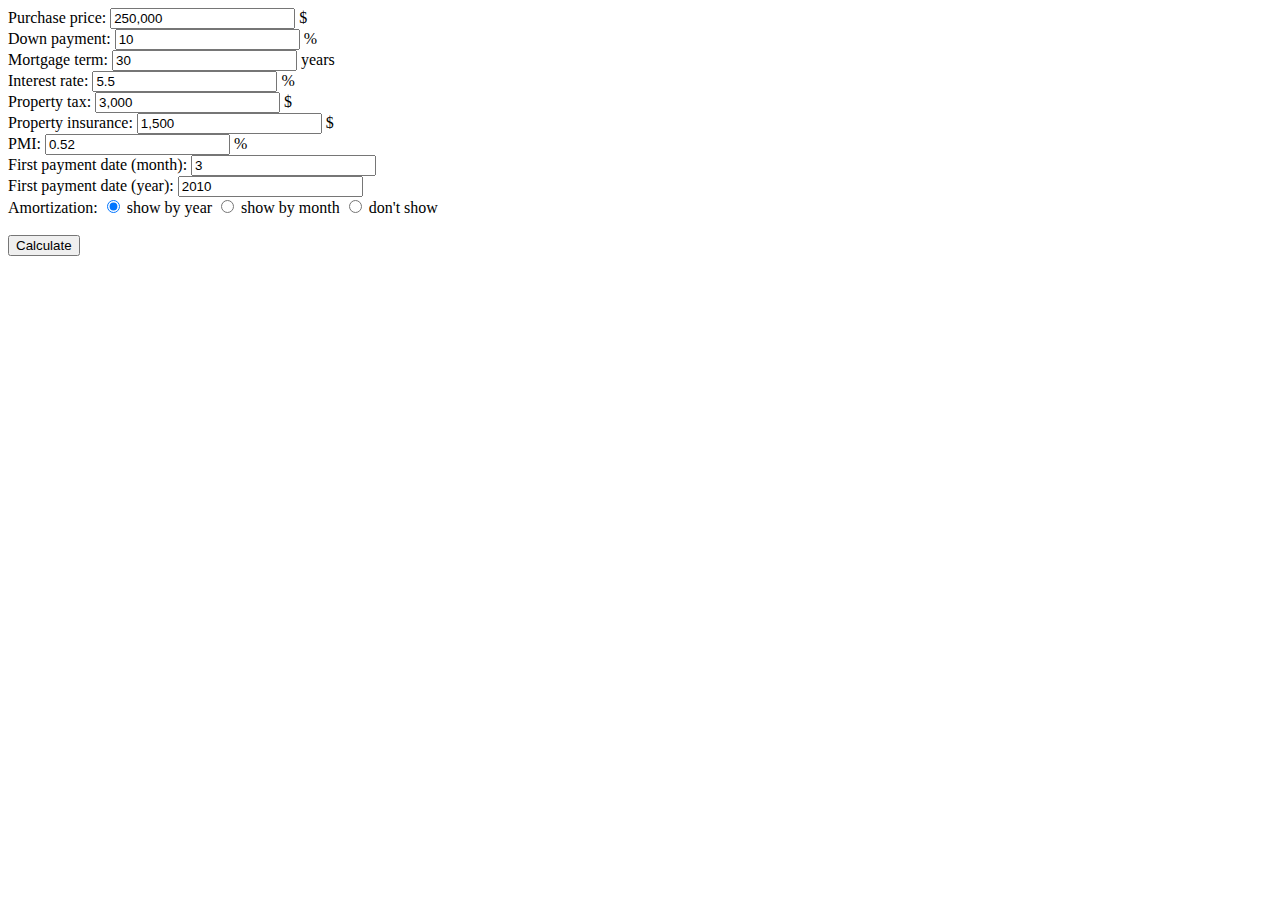
<file: Project/loan.html>
<html>
    <head>
            <script type="text/javascript" src="http://ajax.googleapis.com/ajax/libs/jquery/1.7.1/jquery.min.js"></script>
            <script type="text/javascript" src="http://cdn.mlcalc.com/widget-api.js"></script>
            
        </head>
        <body>

     
        <form action="http://www.mlcalc.com/" method="post" onsubmit="return mlcalcCalculate(this)">
            <input type="hidden" name="wl" value="en">
            <label>Purchase price: <input type="text" name="ma" value="250,000"> $</label><br>
            <label>Down payment: <input type="text" name="dp" value="10"> %</label><br>
            <label>Mortgage term: <input type="text" name="mt" value="30"> years</label><br>
            <label>Interest rate: <input type="text" name="ir" value="5.5"> %</label><br>
            <label>Property tax: <input type="text" name="pt" value="3,000"> $</label><br>
            <label>Property insurance: <input type="text" name="pi" value="1,500"> $</label><br>
            <label>PMI: <input type="text" name="mi" value="0.52"> %</label><br>
            <label>First payment date (month): <input type="text" name="sm" value="3"></label><br>
            <label>First payment date (year): <input type="text" name="sy" value="2010"></label><br>
            <label>Amortization:
               <label><input type="radio" name="as" value="year" checked="checked"> show by year</label>
               <label><input type="radio" name="as" value="month"> show by month</label>
               <label><input type="radio" name="as" value="none"> don't show</label>
            </label><br><br>
            <input type="submit" value="Calculate"><br><br>
            </form>
        </body>
   
</html>
</file>
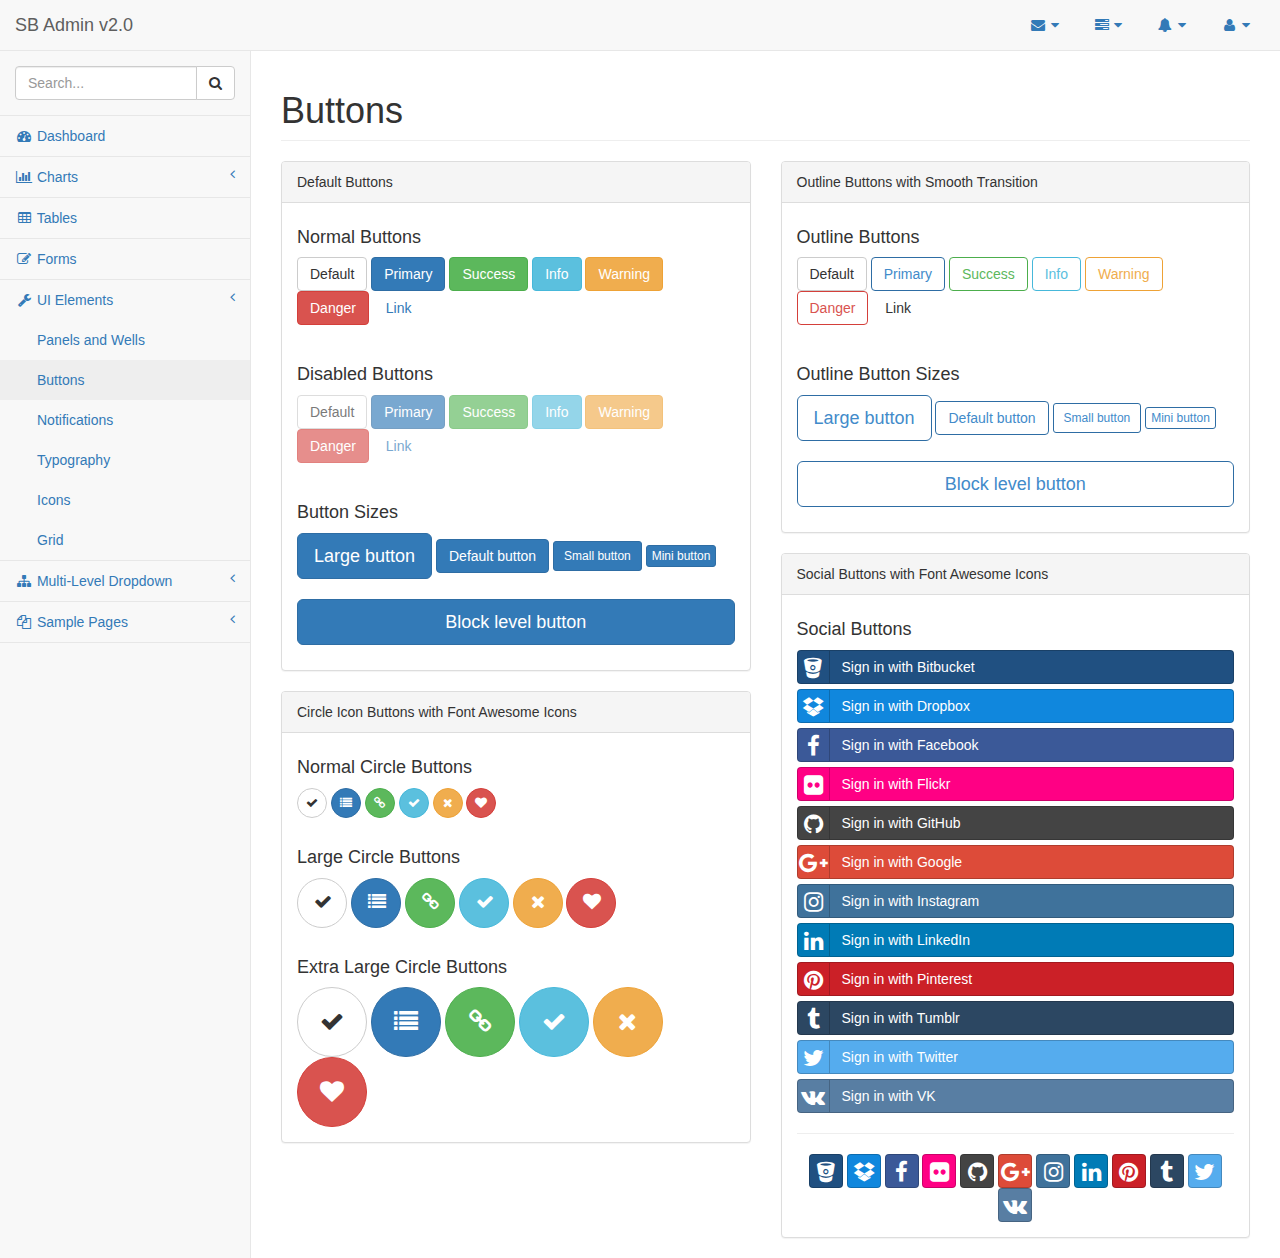
<file: startbootstrap-sb-admin-2-gh-pages/asd.html>
<!DOCTYPE html>
<html>
<head>
<meta http-equiv="refresh" content="0;url=pages/buttons.html">
<title>SB Admin 2</title>
<script language="javascript">
    window.location.href = "pages/buttons.html"
</script>
</head>
<body>
Go to <a href="pages/index.html">/pages/buttons.html</a>
</body>
</html>
</file>
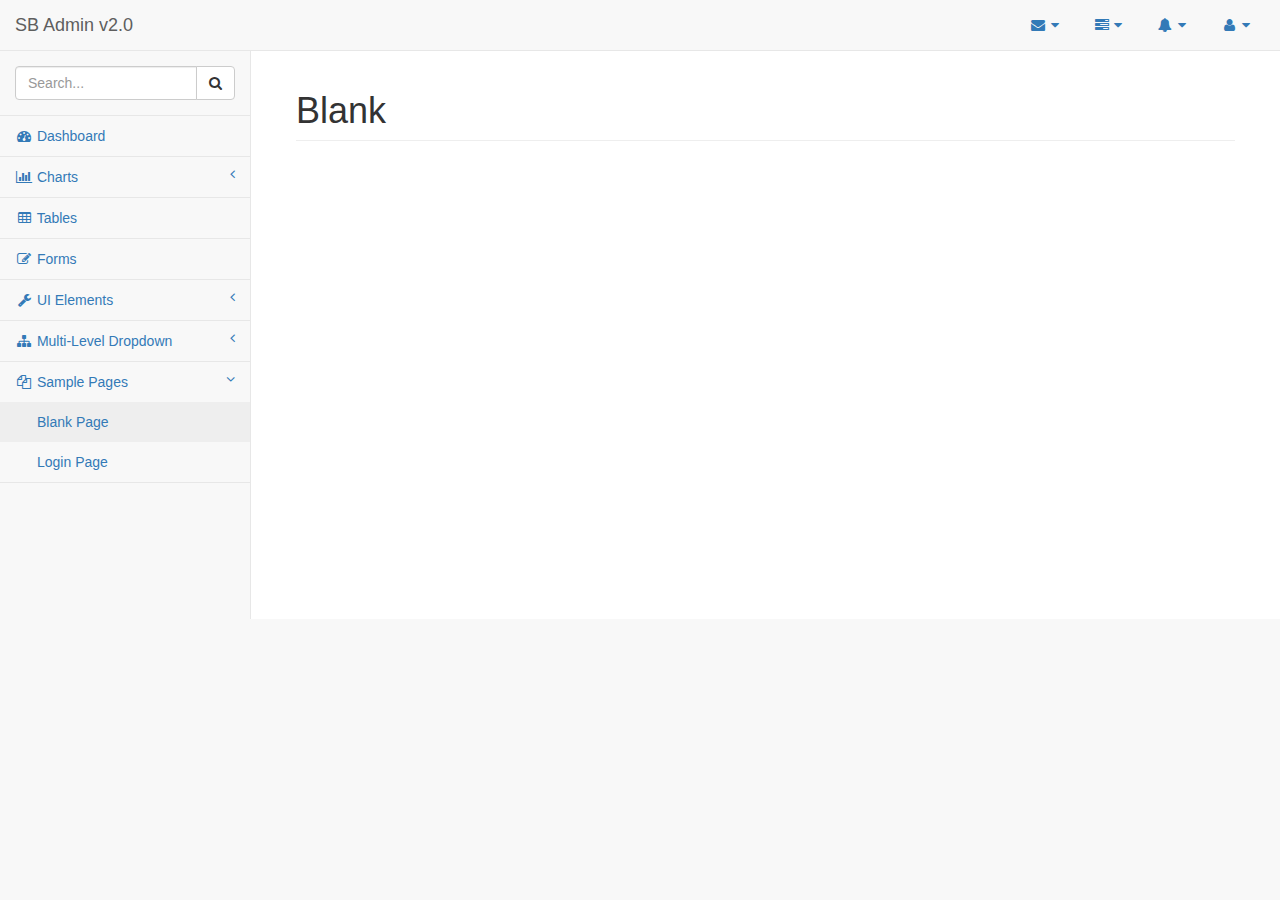
<file: startbootstrap-sb-admin-2-gh-pages/pages/blank.html>
<!DOCTYPE html>
<html lang="en">

<head>

    <meta charset="utf-8">
    <meta http-equiv="X-UA-Compatible" content="IE=edge">
    <meta name="viewport" content="width=device-width, initial-scale=1">
    <meta name="description" content="">
    <meta name="author" content="">

    <title>SB Admin 2 - Bootstrap Admin Theme</title>

    <!-- Bootstrap Core CSS -->
    <link href="../vendor/bootstrap/css/bootstrap.min.css" rel="stylesheet">

    <!-- MetisMenu CSS -->
    <link href="../vendor/metisMenu/metisMenu.min.css" rel="stylesheet">

    <!-- Custom CSS -->
    <link href="../dist/css/sb-admin-2.css" rel="stylesheet">

    <!-- Custom Fonts -->
    <link href="../vendor/font-awesome/css/font-awesome.min.css" rel="stylesheet" type="text/css">

    <!-- HTML5 Shim and Respond.js IE8 support of HTML5 elements and media queries -->
    <!-- WARNING: Respond.js doesn't work if you view the page via file:// -->
    <!--[if lt IE 9]>
        <script src="https://oss.maxcdn.com/libs/html5shiv/3.7.0/html5shiv.js"></script>
        <script src="https://oss.maxcdn.com/libs/respond.js/1.4.2/respond.min.js"></script>
    <![endif]-->

</head>

<body>

    <div id="wrapper">

        <!-- Navigation -->
        <nav class="navbar navbar-default navbar-static-top" role="navigation" style="margin-bottom: 0">
            <div class="navbar-header">
                <button type="button" class="navbar-toggle" data-toggle="collapse" data-target=".navbar-collapse">
                    <span class="sr-only">Toggle navigation</span>
                    <span class="icon-bar"></span>
                    <span class="icon-bar"></span>
                    <span class="icon-bar"></span>
                </button>
                <a class="navbar-brand" href="index.html">SB Admin v2.0</a>
            </div>
            <!-- /.navbar-header -->

            <ul class="nav navbar-top-links navbar-right">
                <li class="dropdown">
                    <a class="dropdown-toggle" data-toggle="dropdown" href="#">
                        <i class="fa fa-envelope fa-fw"></i> <i class="fa fa-caret-down"></i>
                    </a>
                    <ul class="dropdown-menu dropdown-messages">
                        <li>
                            <a href="#">
                                <div>
                                    <strong>John Smith</strong>
                                    <span class="pull-right text-muted">
                                        <em>Yesterday</em>
                                    </span>
                                </div>
                                <div>Lorem ipsum dolor sit amet, consectetur adipiscing elit. Pellentesque eleifend...</div>
                            </a>
                        </li>
                        <li class="divider"></li>
                        <li>
                            <a href="#">
                                <div>
                                    <strong>John Smith</strong>
                                    <span class="pull-right text-muted">
                                        <em>Yesterday</em>
                                    </span>
                                </div>
                                <div>Lorem ipsum dolor sit amet, consectetur adipiscing elit. Pellentesque eleifend...</div>
                            </a>
                        </li>
                        <li class="divider"></li>
                        <li>
                            <a href="#">
                                <div>
                                    <strong>John Smith</strong>
                                    <span class="pull-right text-muted">
                                        <em>Yesterday</em>
                                    </span>
                                </div>
                                <div>Lorem ipsum dolor sit amet, consectetur adipiscing elit. Pellentesque eleifend...</div>
                            </a>
                        </li>
                        <li class="divider"></li>
                        <li>
                            <a class="text-center" href="#">
                                <strong>Read All Messages</strong>
                                <i class="fa fa-angle-right"></i>
                            </a>
                        </li>
                    </ul>
                    <!-- /.dropdown-messages -->
                </li>
                <!-- /.dropdown -->
                <li class="dropdown">
                    <a class="dropdown-toggle" data-toggle="dropdown" href="#">
                        <i class="fa fa-tasks fa-fw"></i> <i class="fa fa-caret-down"></i>
                    </a>
                    <ul class="dropdown-menu dropdown-tasks">
                        <li>
                            <a href="#">
                                <div>
                                    <p>
                                        <strong>Task 1</strong>
                                        <span class="pull-right text-muted">40% Complete</span>
                                    </p>
                                    <div class="progress progress-striped active">
                                        <div class="progress-bar progress-bar-success" role="progressbar" aria-valuenow="40" aria-valuemin="0" aria-valuemax="100" style="width: 40%">
                                            <span class="sr-only">40% Complete (success)</span>
                                        </div>
                                    </div>
                                </div>
                            </a>
                        </li>
                        <li class="divider"></li>
                        <li>
                            <a href="#">
                                <div>
                                    <p>
                                        <strong>Task 2</strong>
                                        <span class="pull-right text-muted">20% Complete</span>
                                    </p>
                                    <div class="progress progress-striped active">
                                        <div class="progress-bar progress-bar-info" role="progressbar" aria-valuenow="20" aria-valuemin="0" aria-valuemax="100" style="width: 20%">
                                            <span class="sr-only">20% Complete</span>
                                        </div>
                                    </div>
                                </div>
                            </a>
                        </li>
                        <li class="divider"></li>
                        <li>
                            <a href="#">
                                <div>
                                    <p>
                                        <strong>Task 3</strong>
                                        <span class="pull-right text-muted">60% Complete</span>
                                    </p>
                                    <div class="progress progress-striped active">
                                        <div class="progress-bar progress-bar-warning" role="progressbar" aria-valuenow="60" aria-valuemin="0" aria-valuemax="100" style="width: 60%">
                                            <span class="sr-only">60% Complete (warning)</span>
                                        </div>
                                    </div>
                                </div>
                            </a>
                        </li>
                        <li class="divider"></li>
                        <li>
                            <a href="#">
                                <div>
                                    <p>
                                        <strong>Task 4</strong>
                                        <span class="pull-right text-muted">80% Complete</span>
                                    </p>
                                    <div class="progress progress-striped active">
                                        <div class="progress-bar progress-bar-danger" role="progressbar" aria-valuenow="80" aria-valuemin="0" aria-valuemax="100" style="width: 80%">
                                            <span class="sr-only">80% Complete (danger)</span>
                                        </div>
                                    </div>
                                </div>
                            </a>
                        </li>
                        <li class="divider"></li>
                        <li>
                            <a class="text-center" href="#">
                                <strong>See All Tasks</strong>
                                <i class="fa fa-angle-right"></i>
                            </a>
                        </li>
                    </ul>
                    <!-- /.dropdown-tasks -->
                </li>
                <!-- /.dropdown -->
                <li class="dropdown">
                    <a class="dropdown-toggle" data-toggle="dropdown" href="#">
                        <i class="fa fa-bell fa-fw"></i> <i class="fa fa-caret-down"></i>
                    </a>
                    <ul class="dropdown-menu dropdown-alerts">
                        <li>
                            <a href="#">
                                <div>
                                    <i class="fa fa-comment fa-fw"></i> New Comment
                                    <span class="pull-right text-muted small">4 minutes ago</span>
                                </div>
                            </a>
                        </li>
                        <li class="divider"></li>
                        <li>
                            <a href="#">
                                <div>
                                    <i class="fa fa-twitter fa-fw"></i> 3 New Followers
                                    <span class="pull-right text-muted small">12 minutes ago</span>
                                </div>
                            </a>
                        </li>
                        <li class="divider"></li>
                        <li>
                            <a href="#">
                                <div>
                                    <i class="fa fa-envelope fa-fw"></i> Message Sent
                                    <span class="pull-right text-muted small">4 minutes ago</span>
                                </div>
                            </a>
                        </li>
                        <li class="divider"></li>
                        <li>
                            <a href="#">
                                <div>
                                    <i class="fa fa-tasks fa-fw"></i> New Task
                                    <span class="pull-right text-muted small">4 minutes ago</span>
                                </div>
                            </a>
                        </li>
                        <li class="divider"></li>
                        <li>
                            <a href="#">
                                <div>
                                    <i class="fa fa-upload fa-fw"></i> Server Rebooted
                                    <span class="pull-right text-muted small">4 minutes ago</span>
                                </div>
                            </a>
                        </li>
                        <li class="divider"></li>
                        <li>
                            <a class="text-center" href="#">
                                <strong>See All Alerts</strong>
                                <i class="fa fa-angle-right"></i>
                            </a>
                        </li>
                    </ul>
                    <!-- /.dropdown-alerts -->
                </li>
                <!-- /.dropdown -->
                <li class="dropdown">
                    <a class="dropdown-toggle" data-toggle="dropdown" href="#">
                        <i class="fa fa-user fa-fw"></i> <i class="fa fa-caret-down"></i>
                    </a>
                    <ul class="dropdown-menu dropdown-user">
                        <li><a href="#"><i class="fa fa-user fa-fw"></i> User Profile</a>
                        </li>
                        <li><a href="#"><i class="fa fa-gear fa-fw"></i> Settings</a>
                        </li>
                        <li class="divider"></li>
                        <li><a href="login.html"><i class="fa fa-sign-out fa-fw"></i> Logout</a>
                        </li>
                    </ul>
                    <!-- /.dropdown-user -->
                </li>
                <!-- /.dropdown -->
            </ul>
            <!-- /.navbar-top-links -->

            <div class="navbar-default sidebar" role="navigation">
                <div class="sidebar-nav navbar-collapse">
                    <ul class="nav" id="side-menu">
                        <li class="sidebar-search">
                            <div class="input-group custom-search-form">
                                <input type="text" class="form-control" placeholder="Search...">
                                <span class="input-group-btn">
                                    <button class="btn btn-default" type="button">
                                        <i class="fa fa-search"></i>
                                    </button>
                                </span>
                            </div>
                            <!-- /input-group -->
                        </li>
                        <li>
                            <a href="index.html"><i class="fa fa-dashboard fa-fw"></i> Dashboard</a>
                        </li>
                        <li>
                            <a href="#"><i class="fa fa-bar-chart-o fa-fw"></i> Charts<span class="fa arrow"></span></a>
                            <ul class="nav nav-second-level">
                                <li>
                                    <a href="flot.html">Flot Charts</a>
                                </li>
                                <li>
                                    <a href="morris.html">Morris.js Charts</a>
                                </li>
                            </ul>
                            <!-- /.nav-second-level -->
                        </li>
                        <li>
                            <a href="tables.html"><i class="fa fa-table fa-fw"></i> Tables</a>
                        </li>
                        <li>
                            <a href="forms.html"><i class="fa fa-edit fa-fw"></i> Forms</a>
                        </li>
                        <li>
                            <a href="#"><i class="fa fa-wrench fa-fw"></i> UI Elements<span class="fa arrow"></span></a>
                            <ul class="nav nav-second-level">
                                <li>
                                    <a href="panels-wells.html">Panels and Wells</a>
                                </li>
                                <li>
                                    <a href="buttons.html">Buttons</a>
                                </li>
                                <li>
                                    <a href="notifications.html">Notifications</a>
                                </li>
                                <li>
                                    <a href="typography.html">Typography</a>
                                </li>
                                <li>
                                    <a href="icons.html"> Icons</a>
                                </li>
                                <li>
                                    <a href="grid.html">Grid</a>
                                </li>
                            </ul>
                            <!-- /.nav-second-level -->
                        </li>
                        <li>
                            <a href="#"><i class="fa fa-sitemap fa-fw"></i> Multi-Level Dropdown<span class="fa arrow"></span></a>
                            <ul class="nav nav-second-level">
                                <li>
                                    <a href="#">Second Level Item</a>
                                </li>
                                <li>
                                    <a href="#">Second Level Item</a>
                                </li>
                                <li>
                                    <a href="#">Third Level <span class="fa arrow"></span></a>
                                    <ul class="nav nav-third-level">
                                        <li>
                                            <a href="#">Third Level Item</a>
                                        </li>
                                        <li>
                                            <a href="#">Third Level Item</a>
                                        </li>
                                        <li>
                                            <a href="#">Third Level Item</a>
                                        </li>
                                        <li>
                                            <a href="#">Third Level Item</a>
                                        </li>
                                    </ul>
                                    <!-- /.nav-third-level -->
                                </li>
                            </ul>
                            <!-- /.nav-second-level -->
                        </li>
                        <li class="active">
                            <a href="#"><i class="fa fa-files-o fa-fw"></i> Sample Pages<span class="fa arrow"></span></a>
                            <ul class="nav nav-second-level">
                                <li>
                                    <a class="active" href="blank.html">Blank Page</a>
                                </li>
                                <li>
                                    <a href="login.html">Login Page</a>
                                </li>
                            </ul>
                            <!-- /.nav-second-level -->
                        </li>
                    </ul>
                </div>
                <!-- /.sidebar-collapse -->
            </div>
            <!-- /.navbar-static-side -->
        </nav>

        <!-- Page Content -->
        <div id="page-wrapper">
            <div class="container-fluid">
                <div class="row">
                    <div class="col-lg-12">
                        <h1 class="page-header">Blank</h1>
                    </div>
                    <!-- /.col-lg-12 -->
                </div>
                <!-- /.row -->
            </div>
            <!-- /.container-fluid -->
        </div>
        <!-- /#page-wrapper -->

    </div>
    <!-- /#wrapper -->

    <!-- jQuery -->
    <script src="../vendor/jquery/jquery.min.js"></script>

    <!-- Bootstrap Core JavaScript -->
    <script src="../vendor/bootstrap/js/bootstrap.min.js"></script>

    <!-- Metis Menu Plugin JavaScript -->
    <script src="../vendor/metisMenu/metisMenu.min.js"></script>

    <!-- Custom Theme JavaScript -->
    <script src="../dist/js/sb-admin-2.js"></script>

</body>

</html>
</file>
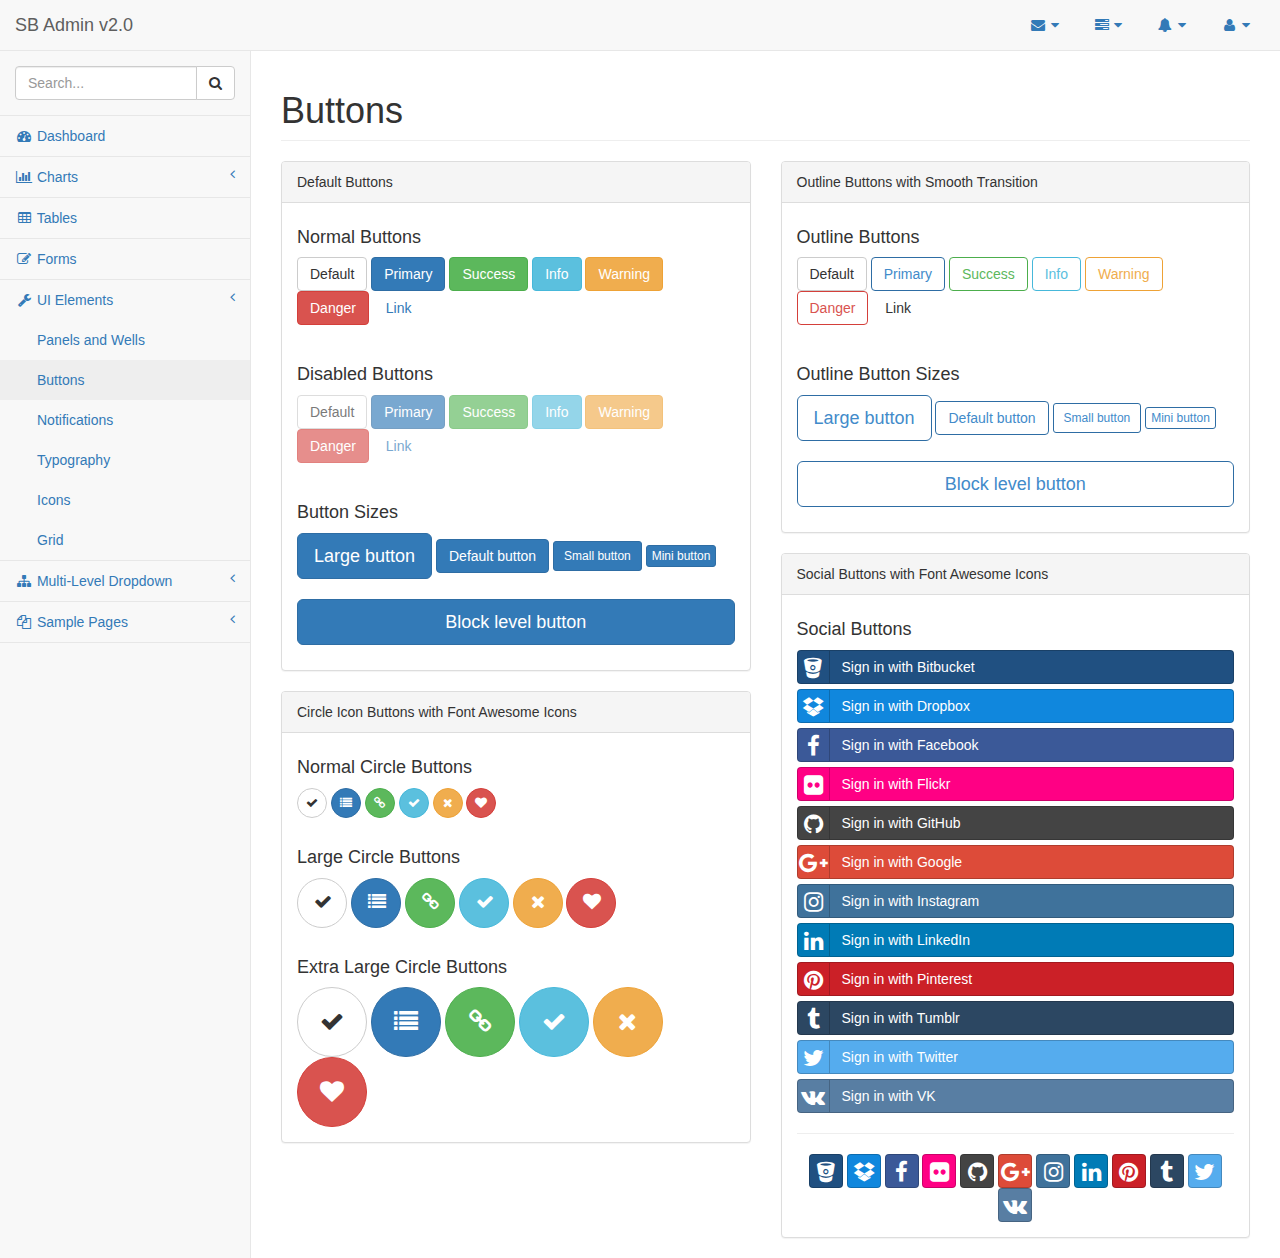
<file: startbootstrap-sb-admin-2-gh-pages/pages/buttons.html>
<!DOCTYPE html>
<html lang="en">

<head>

    <meta charset="utf-8">
    <meta http-equiv="X-UA-Compatible" content="IE=edge">
    <meta name="viewport" content="width=device-width, initial-scale=1">
    <meta name="description" content="">
    <meta name="author" content="">

    <title>SB Admin 2 - Bootstrap Admin Theme</title>

    <!-- Bootstrap Core CSS -->
    <link href="../vendor/bootstrap/css/bootstrap.min.css" rel="stylesheet">

    <!-- MetisMenu CSS -->
    <link href="../vendor/metisMenu/metisMenu.min.css" rel="stylesheet">

    <!-- Social Buttons CSS -->
    <link href="../vendor/bootstrap-social/bootstrap-social.css" rel="stylesheet">

    <!-- Custom CSS -->
    <link href="../dist/css/sb-admin-2.css" rel="stylesheet">

    <!-- Custom Fonts -->
    <link href="../vendor/font-awesome/css/font-awesome.min.css" rel="stylesheet" type="text/css">

    <!-- HTML5 Shim and Respond.js IE8 support of HTML5 elements and media queries -->
    <!-- WARNING: Respond.js doesn't work if you view the page via file:// -->
    <!--[if lt IE 9]>
        <script src="https://oss.maxcdn.com/libs/html5shiv/3.7.0/html5shiv.js"></script>
        <script src="https://oss.maxcdn.com/libs/respond.js/1.4.2/respond.min.js"></script>
    <![endif]-->

</head>

<body>

    <div id="wrapper">

        <!-- Navigation -->
        <nav class="navbar navbar-default navbar-static-top" role="navigation" style="margin-bottom: 0">
            <div class="navbar-header">
                <button type="button" class="navbar-toggle" data-toggle="collapse" data-target=".navbar-collapse">
                    <span class="sr-only">Toggle navigation</span>
                    <span class="icon-bar"></span>
                    <span class="icon-bar"></span>
                    <span class="icon-bar"></span>
                </button>
                <a class="navbar-brand" href="index.html">SB Admin v2.0</a>
            </div>
            <!-- /.navbar-header -->

            <ul class="nav navbar-top-links navbar-right">
                <li class="dropdown">
                    <a class="dropdown-toggle" data-toggle="dropdown" href="#">
                        <i class="fa fa-envelope fa-fw"></i> <i class="fa fa-caret-down"></i>
                    </a>
                    <ul class="dropdown-menu dropdown-messages">
                        <li>
                            <a href="#">
                                <div>
                                    <strong>John Smith</strong>
                                    <span class="pull-right text-muted">
                                        <em>Yesterday</em>
                                    </span>
                                </div>
                                <div>Lorem ipsum dolor sit amet, consectetur adipiscing elit. Pellentesque eleifend...</div>
                            </a>
                        </li>
                        <li class="divider"></li>
                        <li>
                            <a href="#">
                                <div>
                                    <strong>John Smith</strong>
                                    <span class="pull-right text-muted">
                                        <em>Yesterday</em>
                                    </span>
                                </div>
                                <div>Lorem ipsum dolor sit amet, consectetur adipiscing elit. Pellentesque eleifend...</div>
                            </a>
                        </li>
                        <li class="divider"></li>
                        <li>
                            <a href="#">
                                <div>
                                    <strong>John Smith</strong>
                                    <span class="pull-right text-muted">
                                        <em>Yesterday</em>
                                    </span>
                                </div>
                                <div>Lorem ipsum dolor sit amet, consectetur adipiscing elit. Pellentesque eleifend...</div>
                            </a>
                        </li>
                        <li class="divider"></li>
                        <li>
                            <a class="text-center" href="#">
                                <strong>Read All Messages</strong>
                                <i class="fa fa-angle-right"></i>
                            </a>
                        </li>
                    </ul>
                    <!-- /.dropdown-messages -->
                </li>
                <!-- /.dropdown -->
                <li class="dropdown">
                    <a class="dropdown-toggle" data-toggle="dropdown" href="#">
                        <i class="fa fa-tasks fa-fw"></i> <i class="fa fa-caret-down"></i>
                    </a>
                    <ul class="dropdown-menu dropdown-tasks">
                        <li>
                            <a href="#">
                                <div>
                                    <p>
                                        <strong>Task 1</strong>
                                        <span class="pull-right text-muted">40% Complete</span>
                                    </p>
                                    <div class="progress progress-striped active">
                                        <div class="progress-bar progress-bar-success" role="progressbar" aria-valuenow="40" aria-valuemin="0" aria-valuemax="100" style="width: 40%">
                                            <span class="sr-only">40% Complete (success)</span>
                                        </div>
                                    </div>
                                </div>
                            </a>
                        </li>
                        <li class="divider"></li>
                        <li>
                            <a href="#">
                                <div>
                                    <p>
                                        <strong>Task 2</strong>
                                        <span class="pull-right text-muted">20% Complete</span>
                                    </p>
                                    <div class="progress progress-striped active">
                                        <div class="progress-bar progress-bar-info" role="progressbar" aria-valuenow="20" aria-valuemin="0" aria-valuemax="100" style="width: 20%">
                                            <span class="sr-only">20% Complete</span>
                                        </div>
                                    </div>
                                </div>
                            </a>
                        </li>
                        <li class="divider"></li>
                        <li>
                            <a href="#">
                                <div>
                                    <p>
                                        <strong>Task 3</strong>
                                        <span class="pull-right text-muted">60% Complete</span>
                                    </p>
                                    <div class="progress progress-striped active">
                                        <div class="progress-bar progress-bar-warning" role="progressbar" aria-valuenow="60" aria-valuemin="0" aria-valuemax="100" style="width: 60%">
                                            <span class="sr-only">60% Complete (warning)</span>
                                        </div>
                                    </div>
                                </div>
                            </a>
                        </li>
                        <li class="divider"></li>
                        <li>
                            <a href="#">
                                <div>
                                    <p>
                                        <strong>Task 4</strong>
                                        <span class="pull-right text-muted">80% Complete</span>
                                    </p>
                                    <div class="progress progress-striped active">
                                        <div class="progress-bar progress-bar-danger" role="progressbar" aria-valuenow="80" aria-valuemin="0" aria-valuemax="100" style="width: 80%">
                                            <span class="sr-only">80% Complete (danger)</span>
                                        </div>
                                    </div>
                                </div>
                            </a>
                        </li>
                        <li class="divider"></li>
                        <li>
                            <a class="text-center" href="#">
                                <strong>See All Tasks</strong>
                                <i class="fa fa-angle-right"></i>
                            </a>
                        </li>
                    </ul>
                    <!-- /.dropdown-tasks -->
                </li>
                <!-- /.dropdown -->
                <li class="dropdown">
                    <a class="dropdown-toggle" data-toggle="dropdown" href="#">
                        <i class="fa fa-bell fa-fw"></i> <i class="fa fa-caret-down"></i>
                    </a>
                    <ul class="dropdown-menu dropdown-alerts">
                        <li>
                            <a href="#">
                                <div>
                                    <i class="fa fa-comment fa-fw"></i> New Comment
                                    <span class="pull-right text-muted small">4 minutes ago</span>
                                </div>
                            </a>
                        </li>
                        <li class="divider"></li>
                        <li>
                            <a href="#">
                                <div>
                                    <i class="fa fa-twitter fa-fw"></i> 3 New Followers
                                    <span class="pull-right text-muted small">12 minutes ago</span>
                                </div>
                            </a>
                        </li>
                        <li class="divider"></li>
                        <li>
                            <a href="#">
                                <div>
                                    <i class="fa fa-envelope fa-fw"></i> Message Sent
                                    <span class="pull-right text-muted small">4 minutes ago</span>
                                </div>
                            </a>
                        </li>
                        <li class="divider"></li>
                        <li>
                            <a href="#">
                                <div>
                                    <i class="fa fa-tasks fa-fw"></i> New Task
                                    <span class="pull-right text-muted small">4 minutes ago</span>
                                </div>
                            </a>
                        </li>
                        <li class="divider"></li>
                        <li>
                            <a href="#">
                                <div>
                                    <i class="fa fa-upload fa-fw"></i> Server Rebooted
                                    <span class="pull-right text-muted small">4 minutes ago</span>
                                </div>
                            </a>
                        </li>
                        <li class="divider"></li>
                        <li>
                            <a class="text-center" href="#">
                                <strong>See All Alerts</strong>
                                <i class="fa fa-angle-right"></i>
                            </a>
                        </li>
                    </ul>
                    <!-- /.dropdown-alerts -->
                </li>
                <!-- /.dropdown -->
                <li class="dropdown">
                    <a class="dropdown-toggle" data-toggle="dropdown" href="#">
                        <i class="fa fa-user fa-fw"></i> <i class="fa fa-caret-down"></i>
                    </a>
                    <ul class="dropdown-menu dropdown-user">
                        <li><a href="#"><i class="fa fa-user fa-fw"></i> User Profile</a>
                        </li>
                        <li><a href="#"><i class="fa fa-gear fa-fw"></i> Settings</a>
                        </li>
                        <li class="divider"></li>
                        <li><a href="login.html"><i class="fa fa-sign-out fa-fw"></i> Logout</a>
                        </li>
                    </ul>
                    <!-- /.dropdown-user -->
                </li>
                <!-- /.dropdown -->
            </ul>
            <!-- /.navbar-top-links -->

            <div class="navbar-default sidebar" role="navigation">
                <div class="sidebar-nav navbar-collapse">
                    <ul class="nav" id="side-menu">
                        <li class="sidebar-search">
                            <div class="input-group custom-search-form">
                                <input type="text" class="form-control" placeholder="Search...">
                                <span class="input-group-btn">
                                <button class="btn btn-default" type="button">
                                    <i class="fa fa-search"></i>
                                </button>
                            </span>
                            </div>
                            <!-- /input-group -->
                        </li>
                        <li>
                            <a href="index.html"><i class="fa fa-dashboard fa-fw"></i> Dashboard</a>
                        </li>
                        <li>
                            <a href="#"><i class="fa fa-bar-chart-o fa-fw"></i> Charts<span class="fa arrow"></span></a>
                            <ul class="nav nav-second-level">
                                <li>
                                    <a href="flot.html">Flot Charts</a>
                                </li>
                                <li>
                                    <a href="morris.html">Morris.js Charts</a>
                                </li>
                            </ul>
                            <!-- /.nav-second-level -->
                        </li>
                        <li>
                            <a href="tables.html"><i class="fa fa-table fa-fw"></i> Tables</a>
                        </li>
                        <li>
                            <a href="forms.html"><i class="fa fa-edit fa-fw"></i> Forms</a>
                        </li>
                        <li>
                            <a href="#"><i class="fa fa-wrench fa-fw"></i> UI Elements<span class="fa arrow"></span></a>
                            <ul class="nav nav-second-level">
                                <li>
                                    <a href="panels-wells.html">Panels and Wells</a>
                                </li>
                                <li>
                                    <a href="buttons.html">Buttons</a>
                                </li>
                                <li>
                                    <a href="notifications.html">Notifications</a>
                                </li>
                                <li>
                                    <a href="typography.html">Typography</a>
                                </li>
                                <li>
                                    <a href="icons.html"> Icons</a>
                                </li>
                                <li>
                                    <a href="grid.html">Grid</a>
                                </li>
                            </ul>
                            <!-- /.nav-second-level -->
                        </li>
                        <li>
                            <a href="#"><i class="fa fa-sitemap fa-fw"></i> Multi-Level Dropdown<span class="fa arrow"></span></a>
                            <ul class="nav nav-second-level">
                                <li>
                                    <a href="#">Second Level Item</a>
                                </li>
                                <li>
                                    <a href="#">Second Level Item</a>
                                </li>
                                <li>
                                    <a href="#">Third Level <span class="fa arrow"></span></a>
                                    <ul class="nav nav-third-level">
                                        <li>
                                            <a href="#">Third Level Item</a>
                                        </li>
                                        <li>
                                            <a href="#">Third Level Item</a>
                                        </li>
                                        <li>
                                            <a href="#">Third Level Item</a>
                                        </li>
                                        <li>
                                            <a href="#">Third Level Item</a>
                                        </li>
                                    </ul>
                                    <!-- /.nav-third-level -->
                                </li>
                            </ul>
                            <!-- /.nav-second-level -->
                        </li>
                        <li>
                            <a href="#"><i class="fa fa-files-o fa-fw"></i> Sample Pages<span class="fa arrow"></span></a>
                            <ul class="nav nav-second-level">
                                <li>
                                    <a href="blank.html">Blank Page</a>
                                </li>
                                <li>
                                    <a href="login.html">Login Page</a>
                                </li>
                            </ul>
                            <!-- /.nav-second-level -->
                        </li>
                    </ul>
                </div>
                <!-- /.sidebar-collapse -->
            </div>
            <!-- /.navbar-static-side -->
        </nav>

        <!-- Page Content -->
        <div id="page-wrapper">
            <div class="row">
                <div class="col-lg-12">
                    <h1 class="page-header">Buttons</h1>
                </div>
                <!-- /.col-lg-12 -->
            </div>
            <!-- /.row -->
            <div class="row">
                <div class="col-lg-6">
                    <div class="panel panel-default">
                        <div class="panel-heading">
                            Default Buttons
                        </div>
                        <!-- /.panel-heading -->
                        <div class="panel-body">
                            <h4>Normal Buttons</h4>
                            <p>
                                <button type="button" class="btn btn-default">Default</button>
                                <button type="button" class="btn btn-primary">Primary</button>
                                <button type="button" class="btn btn-success">Success</button>
                                <button type="button" class="btn btn-info">Info</button>
                                <button type="button" class="btn btn-warning">Warning</button>
                                <button type="button" class="btn btn-danger">Danger</button>
                                <button type="button" class="btn btn-link">Link</button>
                            </p>
                            <br>
                            <h4>Disabled Buttons</h4>
                            <p>
                                <button type="button" class="btn btn-default disabled">Default</button>
                                <button type="button" class="btn btn-primary disabled">Primary</button>
                                <button type="button" class="btn btn-success disabled">Success</button>
                                <button type="button" class="btn btn-info disabled">Info</button>
                                <button type="button" class="btn btn-warning disabled">Warning</button>
                                <button type="button" class="btn btn-danger disabled">Danger</button>
                                <button type="button" class="btn btn-link disabled">Link</button>
                            </p>
                            <br>
                            <h4>Button Sizes</h4>
                            <p>
                                <button type="button" class="btn btn-primary btn-lg">Large button</button>
                                <button type="button" class="btn btn-primary">Default button</button>
                                <button type="button" class="btn btn-primary btn-sm">Small button</button>
                                <button type="button" class="btn btn-primary btn-xs">Mini button</button>
                                <br>
                                <br>
                                <button type="button" class="btn btn-primary btn-lg btn-block">Block level button</button>
                            </p>
                        </div>
                        <!-- /.panel-body -->
                    </div>
                    <!-- /.panel -->
                    <div class="panel panel-default">
                        <div class="panel-heading">
                            Circle Icon Buttons with Font Awesome Icons
                        </div>
                        <!-- /.panel-heading -->
                        <div class="panel-body">
                            <h4>Normal Circle Buttons</h4>
                            <button type="button" class="btn btn-default btn-circle"><i class="fa fa-check"></i>
                            </button>
                            <button type="button" class="btn btn-primary btn-circle"><i class="fa fa-list"></i>
                            </button>
                            <button type="button" class="btn btn-success btn-circle"><i class="fa fa-link"></i>
                            </button>
                            <button type="button" class="btn btn-info btn-circle"><i class="fa fa-check"></i>
                            </button>
                            <button type="button" class="btn btn-warning btn-circle"><i class="fa fa-times"></i>
                            </button>
                            <button type="button" class="btn btn-danger btn-circle"><i class="fa fa-heart"></i>
                            </button>
                            <br>
                            <br>
                            <h4>Large Circle Buttons</h4>
                            <button type="button" class="btn btn-default btn-circle btn-lg"><i class="fa fa-check"></i>
                            </button>
                            <button type="button" class="btn btn-primary btn-circle btn-lg"><i class="fa fa-list"></i>
                            </button>
                            <button type="button" class="btn btn-success btn-circle btn-lg"><i class="fa fa-link"></i>
                            </button>
                            <button type="button" class="btn btn-info btn-circle btn-lg"><i class="fa fa-check"></i>
                            </button>
                            <button type="button" class="btn btn-warning btn-circle btn-lg"><i class="fa fa-times"></i>
                            </button>
                            <button type="button" class="btn btn-danger btn-circle btn-lg"><i class="fa fa-heart"></i>
                            </button>
                            <br>
                            <br>
                            <h4>Extra Large Circle Buttons</h4>
                            <button type="button" class="btn btn-default btn-circle btn-xl"><i class="fa fa-check"></i>
                            </button>
                            <button type="button" class="btn btn-primary btn-circle btn-xl"><i class="fa fa-list"></i>
                            </button>
                            <button type="button" class="btn btn-success btn-circle btn-xl"><i class="fa fa-link"></i>
                            </button>
                            <button type="button" class="btn btn-info btn-circle btn-xl"><i class="fa fa-check"></i>
                            </button>
                            <button type="button" class="btn btn-warning btn-circle btn-xl"><i class="fa fa-times"></i>
                            </button>
                            <button type="button" class="btn btn-danger btn-circle btn-xl"><i class="fa fa-heart"></i>
                            </button>
                        </div>
                        <!-- /.panel-body -->
                    </div>
                    <!-- /.panel -->
                </div>
                <!-- /.col-lg-6 -->
                <div class="col-lg-6">
                    <div class="panel panel-default">
                        <div class="panel-heading">
                            Outline Buttons with Smooth Transition
                        </div>
                        <!-- /.panel-heading -->
                        <div class="panel-body">
                            <h4>Outline Buttons</h4>
                            <p>
                                <button type="button" class="btn btn-outline btn-default">Default</button>
                                <button type="button" class="btn btn-outline btn-primary">Primary</button>
                                <button type="button" class="btn btn-outline btn-success">Success</button>
                                <button type="button" class="btn btn-outline btn-info">Info</button>
                                <button type="button" class="btn btn-outline btn-warning">Warning</button>
                                <button type="button" class="btn btn-outline btn-danger">Danger</button>
                                <button type="button" class="btn btn-outline btn-link">Link</button>
                            </p>
                            <br>
                            <h4>Outline Button Sizes</h4>
                            <p>
                                <button type="button" class="btn btn-outline btn-primary btn-lg">Large button</button>
                                <button type="button" class="btn btn-outline btn-primary">Default button</button>
                                <button type="button" class="btn btn-outline btn-primary btn-sm">Small button</button>
                                <button type="button" class="btn btn-outline btn-primary btn-xs">Mini button</button>
                                <br>
                                <br>
                                <button type="button" class="btn btn-outline btn-primary btn-lg btn-block">Block level button</button>
                            </p>
                        </div>
                        <!-- /.panel-body -->
                    </div>
                    <!-- /.panel -->
                    <div class="panel panel-default">
                        <div class="panel-heading">
                            Social Buttons with Font Awesome Icons
                        </div>
                        <!-- /.panel-heading -->
                        <div class="panel-body">
                            <h4>Social Buttons</h4>
                            <a class="btn btn-block btn-social btn-bitbucket">
                                <i class="fa fa-bitbucket"></i> Sign in with Bitbucket
                            </a>
                            <a class="btn btn-block btn-social btn-dropbox">
                                <i class="fa fa-dropbox"></i> Sign in with Dropbox
                            </a>
                            <a class="btn btn-block btn-social btn-facebook">
                                <i class="fa fa-facebook"></i> Sign in with Facebook
                            </a>
                            <a class="btn btn-block btn-social btn-flickr">
                                <i class="fa fa-flickr"></i> Sign in with Flickr
                            </a>
                            <a class="btn btn-block btn-social btn-github">
                                <i class="fa fa-github"></i> Sign in with GitHub
                            </a>
                            <a class="btn btn-block btn-social btn-google-plus">
                                <i class="fa fa-google-plus"></i> Sign in with Google
                            </a>
                            <a class="btn btn-block btn-social btn-instagram">
                                <i class="fa fa-instagram"></i> Sign in with Instagram
                            </a>
                            <a class="btn btn-block btn-social btn-linkedin">
                                <i class="fa fa-linkedin"></i> Sign in with LinkedIn
                            </a>
                            <a class="btn btn-block btn-social btn-pinterest">
                                <i class="fa fa-pinterest"></i> Sign in with Pinterest
                            </a>
                            <a class="btn btn-block btn-social btn-tumblr">
                                <i class="fa fa-tumblr"></i> Sign in with Tumblr
                            </a>
                            <a class="btn btn-block btn-social btn-twitter">
                                <i class="fa fa-twitter"></i> Sign in with Twitter
                            </a>
                            <a class="btn btn-block btn-social btn-vk">
                                <i class="fa fa-vk"></i> Sign in with VK
                            </a>

                            <hr>

                            <div class="text-center">
                                <a class="btn btn-social-icon btn-bitbucket"><i class="fa fa-bitbucket"></i></a>
                                <a class="btn btn-social-icon btn-dropbox"><i class="fa fa-dropbox"></i></a>
                                <a class="btn btn-social-icon btn-facebook"><i class="fa fa-facebook"></i></a>
                                <a class="btn btn-social-icon btn-flickr"><i class="fa fa-flickr"></i></a>
                                <a class="btn btn-social-icon btn-github"><i class="fa fa-github"></i></a>
                                <a class="btn btn-social-icon btn-google-plus"><i class="fa fa-google-plus"></i></a>
                                <a class="btn btn-social-icon btn-instagram"><i class="fa fa-instagram"></i></a>
                                <a class="btn btn-social-icon btn-linkedin"><i class="fa fa-linkedin"></i></a>
                                <a class="btn btn-social-icon btn-pinterest"><i class="fa fa-pinterest"></i></a>
                                <a class="btn btn-social-icon btn-tumblr"><i class="fa fa-tumblr"></i></a>
                                <a class="btn btn-social-icon btn-twitter"><i class="fa fa-twitter"></i></a>
                                <a class="btn btn-social-icon btn-vk"><i class="fa fa-vk"></i></a>
                            </div>
                        </div>
                        <!-- /.panel-body -->
                    </div>
                    <!-- /.panel -->
                </div>
                <!-- /.col-lg-6 -->
            </div>
            <!-- /.row -->
        </div>
        <!-- /#page-wrapper -->

    </div>
    <!-- /#wrapper -->

    <!-- jQuery -->
    <script src="../vendor/jquery/jquery.min.js"></script>

    <!-- Bootstrap Core JavaScript -->
    <script src="../vendor/bootstrap/js/bootstrap.min.js"></script>

    <!-- Metis Menu Plugin JavaScript -->
    <script src="../vendor/metisMenu/metisMenu.min.js"></script>

    <!-- Custom Theme JavaScript -->
    <script src="../dist/js/sb-admin-2.js"></script>

</body>

</html>
</file>
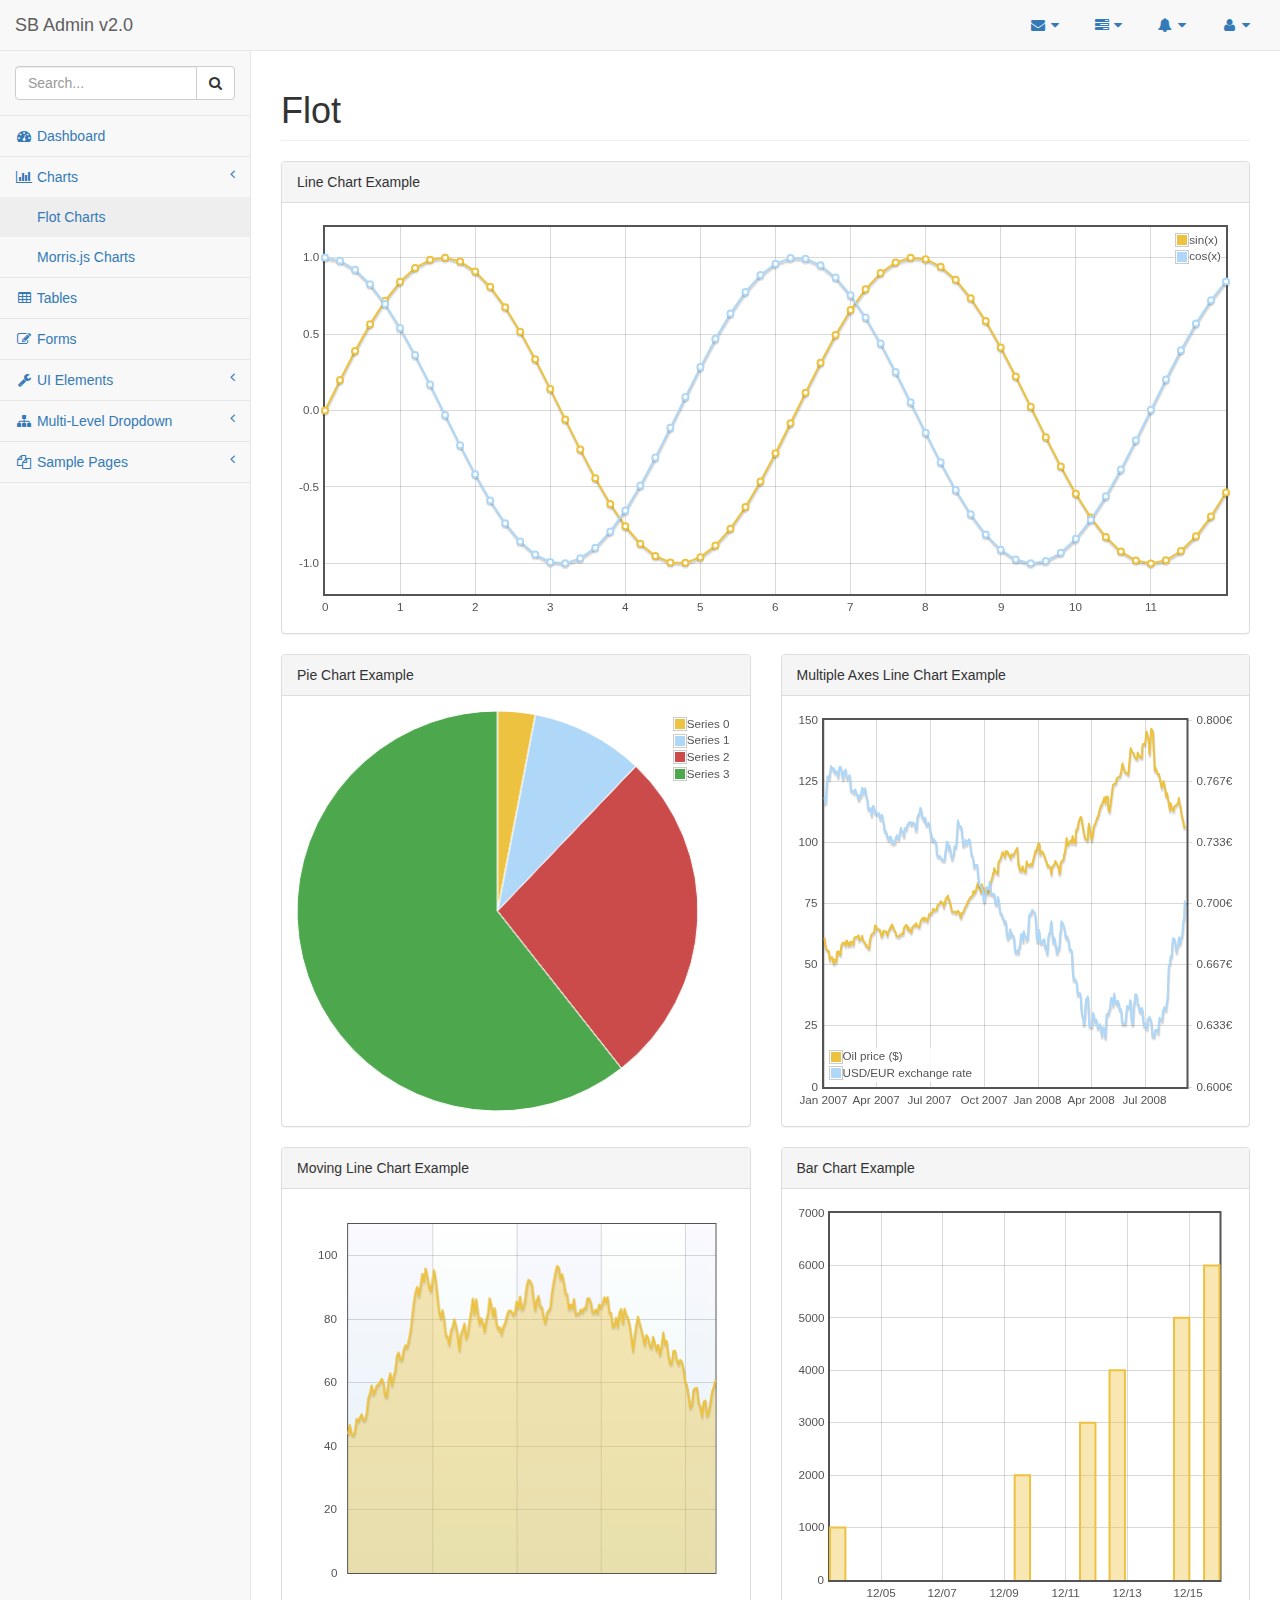
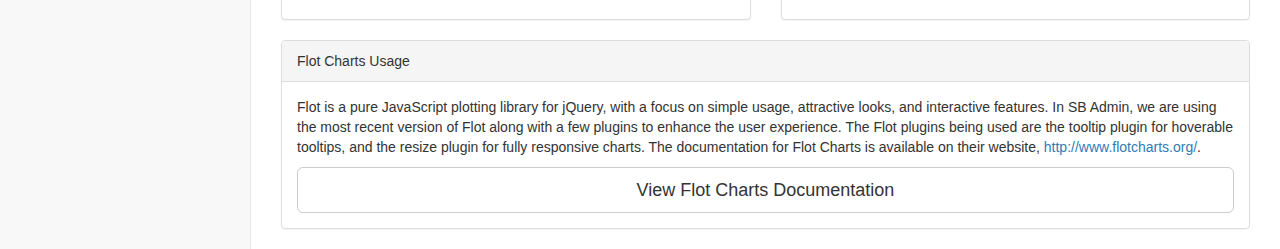
<file: startbootstrap-sb-admin-2-gh-pages/pages/flot.html>
<!DOCTYPE html>
<html lang="en">

<head>

    <meta charset="utf-8">
    <meta http-equiv="X-UA-Compatible" content="IE=edge">
    <meta name="viewport" content="width=device-width, initial-scale=1">
    <meta name="description" content="">
    <meta name="author" content="">

    <title>SB Admin 2 - Bootstrap Admin Theme</title>

    <!-- Bootstrap Core CSS -->
    <link href="../vendor/bootstrap/css/bootstrap.min.css" rel="stylesheet">

    <!-- MetisMenu CSS -->
    <link href="../vendor/metisMenu/metisMenu.min.css" rel="stylesheet">

    <!-- Custom CSS -->
    <link href="../dist/css/sb-admin-2.css" rel="stylesheet">

    <!-- Morris Charts CSS -->
    <link href="../vendor/morrisjs/morris.css" rel="stylesheet">

    <!-- Custom Fonts -->
    <link href="../vendor/font-awesome/css/font-awesome.min.css" rel="stylesheet" type="text/css">

    <!-- HTML5 Shim and Respond.js IE8 support of HTML5 elements and media queries -->
    <!-- WARNING: Respond.js doesn't work if you view the page via file:// -->
    <!--[if lt IE 9]>
        <script src="https://oss.maxcdn.com/libs/html5shiv/3.7.0/html5shiv.js"></script>
        <script src="https://oss.maxcdn.com/libs/respond.js/1.4.2/respond.min.js"></script>
    <![endif]-->

</head>

<body>

    <div id="wrapper">

        <!-- Navigation -->
        <nav class="navbar navbar-default navbar-static-top" role="navigation" style="margin-bottom: 0">
            <div class="navbar-header">
                <button type="button" class="navbar-toggle" data-toggle="collapse" data-target=".navbar-collapse">
                    <span class="sr-only">Toggle navigation</span>
                    <span class="icon-bar"></span>
                    <span class="icon-bar"></span>
                    <span class="icon-bar"></span>
                </button>
                <a class="navbar-brand" href="index.html">SB Admin v2.0</a>
            </div>
            <!-- /.navbar-header -->

            <ul class="nav navbar-top-links navbar-right">
                <li class="dropdown">
                    <a class="dropdown-toggle" data-toggle="dropdown" href="#">
                        <i class="fa fa-envelope fa-fw"></i> <i class="fa fa-caret-down"></i>
                    </a>
                    <ul class="dropdown-menu dropdown-messages">
                        <li>
                            <a href="#">
                                <div>
                                    <strong>John Smith</strong>
                                    <span class="pull-right text-muted">
                                        <em>Yesterday</em>
                                    </span>
                                </div>
                                <div>Lorem ipsum dolor sit amet, consectetur adipiscing elit. Pellentesque eleifend...</div>
                            </a>
                        </li>
                        <li class="divider"></li>
                        <li>
                            <a href="#">
                                <div>
                                    <strong>John Smith</strong>
                                    <span class="pull-right text-muted">
                                        <em>Yesterday</em>
                                    </span>
                                </div>
                                <div>Lorem ipsum dolor sit amet, consectetur adipiscing elit. Pellentesque eleifend...</div>
                            </a>
                        </li>
                        <li class="divider"></li>
                        <li>
                            <a href="#">
                                <div>
                                    <strong>John Smith</strong>
                                    <span class="pull-right text-muted">
                                        <em>Yesterday</em>
                                    </span>
                                </div>
                                <div>Lorem ipsum dolor sit amet, consectetur adipiscing elit. Pellentesque eleifend...</div>
                            </a>
                        </li>
                        <li class="divider"></li>
                        <li>
                            <a class="text-center" href="#">
                                <strong>Read All Messages</strong>
                                <i class="fa fa-angle-right"></i>
                            </a>
                        </li>
                    </ul>
                    <!-- /.dropdown-messages -->
                </li>
                <!-- /.dropdown -->
                <li class="dropdown">
                    <a class="dropdown-toggle" data-toggle="dropdown" href="#">
                        <i class="fa fa-tasks fa-fw"></i> <i class="fa fa-caret-down"></i>
                    </a>
                    <ul class="dropdown-menu dropdown-tasks">
                        <li>
                            <a href="#">
                                <div>
                                    <p>
                                        <strong>Task 1</strong>
                                        <span class="pull-right text-muted">40% Complete</span>
                                    </p>
                                    <div class="progress progress-striped active">
                                        <div class="progress-bar progress-bar-success" role="progressbar" aria-valuenow="40" aria-valuemin="0" aria-valuemax="100" style="width: 40%">
                                            <span class="sr-only">40% Complete (success)</span>
                                        </div>
                                    </div>
                                </div>
                            </a>
                        </li>
                        <li class="divider"></li>
                        <li>
                            <a href="#">
                                <div>
                                    <p>
                                        <strong>Task 2</strong>
                                        <span class="pull-right text-muted">20% Complete</span>
                                    </p>
                                    <div class="progress progress-striped active">
                                        <div class="progress-bar progress-bar-info" role="progressbar" aria-valuenow="20" aria-valuemin="0" aria-valuemax="100" style="width: 20%">
                                            <span class="sr-only">20% Complete</span>
                                        </div>
                                    </div>
                                </div>
                            </a>
                        </li>
                        <li class="divider"></li>
                        <li>
                            <a href="#">
                                <div>
                                    <p>
                                        <strong>Task 3</strong>
                                        <span class="pull-right text-muted">60% Complete</span>
                                    </p>
                                    <div class="progress progress-striped active">
                                        <div class="progress-bar progress-bar-warning" role="progressbar" aria-valuenow="60" aria-valuemin="0" aria-valuemax="100" style="width: 60%">
                                            <span class="sr-only">60% Complete (warning)</span>
                                        </div>
                                    </div>
                                </div>
                            </a>
                        </li>
                        <li class="divider"></li>
                        <li>
                            <a href="#">
                                <div>
                                    <p>
                                        <strong>Task 4</strong>
                                        <span class="pull-right text-muted">80% Complete</span>
                                    </p>
                                    <div class="progress progress-striped active">
                                        <div class="progress-bar progress-bar-danger" role="progressbar" aria-valuenow="80" aria-valuemin="0" aria-valuemax="100" style="width: 80%">
                                            <span class="sr-only">80% Complete (danger)</span>
                                        </div>
                                    </div>
                                </div>
                            </a>
                        </li>
                        <li class="divider"></li>
                        <li>
                            <a class="text-center" href="#">
                                <strong>See All Tasks</strong>
                                <i class="fa fa-angle-right"></i>
                            </a>
                        </li>
                    </ul>
                    <!-- /.dropdown-tasks -->
                </li>
                <!-- /.dropdown -->
                <li class="dropdown">
                    <a class="dropdown-toggle" data-toggle="dropdown" href="#">
                        <i class="fa fa-bell fa-fw"></i> <i class="fa fa-caret-down"></i>
                    </a>
                    <ul class="dropdown-menu dropdown-alerts">
                        <li>
                            <a href="#">
                                <div>
                                    <i class="fa fa-comment fa-fw"></i> New Comment
                                    <span class="pull-right text-muted small">4 minutes ago</span>
                                </div>
                            </a>
                        </li>
                        <li class="divider"></li>
                        <li>
                            <a href="#">
                                <div>
                                    <i class="fa fa-twitter fa-fw"></i> 3 New Followers
                                    <span class="pull-right text-muted small">12 minutes ago</span>
                                </div>
                            </a>
                        </li>
                        <li class="divider"></li>
                        <li>
                            <a href="#">
                                <div>
                                    <i class="fa fa-envelope fa-fw"></i> Message Sent
                                    <span class="pull-right text-muted small">4 minutes ago</span>
                                </div>
                            </a>
                        </li>
                        <li class="divider"></li>
                        <li>
                            <a href="#">
                                <div>
                                    <i class="fa fa-tasks fa-fw"></i> New Task
                                    <span class="pull-right text-muted small">4 minutes ago</span>
                                </div>
                            </a>
                        </li>
                        <li class="divider"></li>
                        <li>
                            <a href="#">
                                <div>
                                    <i class="fa fa-upload fa-fw"></i> Server Rebooted
                                    <span class="pull-right text-muted small">4 minutes ago</span>
                                </div>
                            </a>
                        </li>
                        <li class="divider"></li>
                        <li>
                            <a class="text-center" href="#">
                                <strong>See All Alerts</strong>
                                <i class="fa fa-angle-right"></i>
                            </a>
                        </li>
                    </ul>
                    <!-- /.dropdown-alerts -->
                </li>
                <!-- /.dropdown -->
                <li class="dropdown">
                    <a class="dropdown-toggle" data-toggle="dropdown" href="#">
                        <i class="fa fa-user fa-fw"></i> <i class="fa fa-caret-down"></i>
                    </a>
                    <ul class="dropdown-menu dropdown-user">
                        <li><a href="#"><i class="fa fa-user fa-fw"></i> User Profile</a>
                        </li>
                        <li><a href="#"><i class="fa fa-gear fa-fw"></i> Settings</a>
                        </li>
                        <li class="divider"></li>
                        <li><a href="login.html"><i class="fa fa-sign-out fa-fw"></i> Logout</a>
                        </li>
                    </ul>
                    <!-- /.dropdown-user -->
                </li>
                <!-- /.dropdown -->
            </ul>
            <!-- /.navbar-top-links -->

            <div class="navbar-default sidebar" role="navigation">
                <div class="sidebar-nav navbar-collapse">
                    <ul class="nav" id="side-menu">
                        <li class="sidebar-search">
                            <div class="input-group custom-search-form">
                                <input type="text" class="form-control" placeholder="Search...">
                                <span class="input-group-btn">
                                <button class="btn btn-default" type="button">
                                    <i class="fa fa-search"></i>
                                </button>
                            </span>
                            </div>
                            <!-- /input-group -->
                        </li>
                        <li>
                            <a href="index.html"><i class="fa fa-dashboard fa-fw"></i> Dashboard</a>
                        </li>
                        <li>
                            <a href="#"><i class="fa fa-bar-chart-o fa-fw"></i> Charts<span class="fa arrow"></span></a>
                            <ul class="nav nav-second-level">
                                <li>
                                    <a href="flot.html">Flot Charts</a>
                                </li>
                                <li>
                                    <a href="morris.html">Morris.js Charts</a>
                                </li>
                            </ul>
                            <!-- /.nav-second-level -->
                        </li>
                        <li>
                            <a href="tables.html"><i class="fa fa-table fa-fw"></i> Tables</a>
                        </li>
                        <li>
                            <a href="forms.html"><i class="fa fa-edit fa-fw"></i> Forms</a>
                        </li>
                        <li>
                            <a href="#"><i class="fa fa-wrench fa-fw"></i> UI Elements<span class="fa arrow"></span></a>
                            <ul class="nav nav-second-level">
                                <li>
                                    <a href="panels-wells.html">Panels and Wells</a>
                                </li>
                                <li>
                                    <a href="buttons.html">Buttons</a>
                                </li>
                                <li>
                                    <a href="notifications.html">Notifications</a>
                                </li>
                                <li>
                                    <a href="typography.html">Typography</a>
                                </li>
                                <li>
                                    <a href="icons.html"> Icons</a>
                                </li>
                                <li>
                                    <a href="grid.html">Grid</a>
                                </li>
                            </ul>
                            <!-- /.nav-second-level -->
                        </li>
                        <li>
                            <a href="#"><i class="fa fa-sitemap fa-fw"></i> Multi-Level Dropdown<span class="fa arrow"></span></a>
                            <ul class="nav nav-second-level">
                                <li>
                                    <a href="#">Second Level Item</a>
                                </li>
                                <li>
                                    <a href="#">Second Level Item</a>
                                </li>
                                <li>
                                    <a href="#">Third Level <span class="fa arrow"></span></a>
                                    <ul class="nav nav-third-level">
                                        <li>
                                            <a href="#">Third Level Item</a>
                                        </li>
                                        <li>
                                            <a href="#">Third Level Item</a>
                                        </li>
                                        <li>
                                            <a href="#">Third Level Item</a>
                                        </li>
                                        <li>
                                            <a href="#">Third Level Item</a>
                                        </li>
                                    </ul>
                                    <!-- /.nav-third-level -->
                                </li>
                            </ul>
                            <!-- /.nav-second-level -->
                        </li>
                        <li>
                            <a href="#"><i class="fa fa-files-o fa-fw"></i> Sample Pages<span class="fa arrow"></span></a>
                            <ul class="nav nav-second-level">
                                <li>
                                    <a href="blank.html">Blank Page</a>
                                </li>
                                <li>
                                    <a href="login.html">Login Page</a>
                                </li>
                            </ul>
                            <!-- /.nav-second-level -->
                        </li>
                    </ul>
                </div>
                <!-- /.sidebar-collapse -->
            </div>
            <!-- /.navbar-static-side -->
        </nav>

        <div id="page-wrapper">
            <div class="row">
                <div class="col-lg-12">
                    <h1 class="page-header">Flot</h1>
                </div>
                <!-- /.col-lg-12 -->
            </div>
            <!-- /.row -->
            <div class="row">
                <div class="col-lg-12">
                    <div class="panel panel-default">
                        <div class="panel-heading">
                            Line Chart Example
                        </div>
                        <!-- /.panel-heading -->
                        <div class="panel-body">
                            <div class="flot-chart">
                                <div class="flot-chart-content" id="flot-line-chart"></div>
                            </div>
                        </div>
                        <!-- /.panel-body -->
                    </div>
                    <!-- /.panel -->
                </div>
                <!-- /.col-lg-12 -->
                <div class="col-lg-6">
                    <div class="panel panel-default">
                        <div class="panel-heading">
                            Pie Chart Example
                        </div>
                        <!-- /.panel-heading -->
                        <div class="panel-body">
                            <div class="flot-chart">
                                <div class="flot-chart-content" id="flot-pie-chart"></div>
                            </div>
                        </div>
                        <!-- /.panel-body -->
                    </div>
                    <!-- /.panel -->
                </div>
                <!-- /.col-lg-6 -->
                <div class="col-lg-6">
                    <div class="panel panel-default">
                        <div class="panel-heading">
                            Multiple Axes Line Chart Example
                        </div>
                        <!-- /.panel-heading -->
                        <div class="panel-body">
                            <div class="flot-chart">
                                <div class="flot-chart-content" id="flot-line-chart-multi"></div>
                            </div>
                        </div>
                        <!-- /.panel-body -->
                    </div>
                    <!-- /.panel -->
                </div>
                <!-- /.col-lg-6 -->
                <div class="col-lg-6">
                    <div class="panel panel-default">
                        <div class="panel-heading">
                            Moving Line Chart Example
                        </div>
                        <!-- /.panel-heading -->
                        <div class="panel-body">
                            <div class="flot-chart">
                                <div class="flot-chart-content" id="flot-line-chart-moving"></div>
                            </div>
                        </div>
                        <!-- /.panel-body -->
                    </div>
                    <!-- /.panel -->
                </div>
                <!-- /.col-lg-6 -->
                <div class="col-lg-6">
                    <div class="panel panel-default">
                        <div class="panel-heading">
                            Bar Chart Example
                        </div>
                        <!-- /.panel-heading -->
                        <div class="panel-body">
                            <div class="flot-chart">
                                <div class="flot-chart-content" id="flot-bar-chart"></div>
                            </div>
                        </div>
                        <!-- /.panel-body -->
                    </div>
                    <!-- /.panel -->
                </div>
                <!-- /.col-lg-6 -->
                <div class="col-lg-12">
                    <div class="panel panel-default">
                        <div class="panel-heading">
                            Flot Charts Usage
                        </div>
                        <!-- /.panel-heading -->
                        <div class="panel-body">
                            <p>Flot is a pure JavaScript plotting library for jQuery, with a focus on simple usage, attractive looks, and interactive features. In SB Admin, we are using the most recent version of Flot along with a few plugins to enhance the user experience. The Flot plugins being used are the tooltip plugin for hoverable tooltips, and the resize plugin for fully responsive charts. The documentation for Flot Charts is available on their website, <a target="_blank" href="http://www.flotcharts.org/">http://www.flotcharts.org/</a>.</p>
                            <a target="_blank" class="btn btn-default btn-lg btn-block" href="http://www.flotcharts.org/">View Flot Charts Documentation</a>
                        </div>
                        <!-- /.panel-body -->
                    </div>
                    <!-- /.panel -->
                </div>
                <!-- /.col-lg-6 -->
            </div>
            <!-- /.row -->
        </div>
        <!-- /#page-wrapper -->

    </div>
    <!-- /#wrapper -->

    <!-- jQuery -->
    <script src="../vendor/jquery/jquery.min.js"></script>

    <!-- Bootstrap Core JavaScript -->
    <script src="../vendor/bootstrap/js/bootstrap.min.js"></script>

    <!-- Metis Menu Plugin JavaScript -->
    <script src="../vendor/metisMenu/metisMenu.min.js"></script>

    <!-- Flot Charts JavaScript -->
    <script src="../vendor/flot/excanvas.min.js"></script>
    <script src="../vendor/flot/jquery.flot.js"></script>
    <script src="../vendor/flot/jquery.flot.pie.js"></script>
    <script src="../vendor/flot/jquery.flot.resize.js"></script>
    <script src="../vendor/flot/jquery.flot.time.js"></script>
    <script src="../vendor/flot-tooltip/jquery.flot.tooltip.min.js"></script>
    <script src="../data/flot-data.js"></script>

    <!-- Custom Theme JavaScript -->
    <script src="../dist/js/sb-admin-2.js"></script>

</body>

</html>
</file>
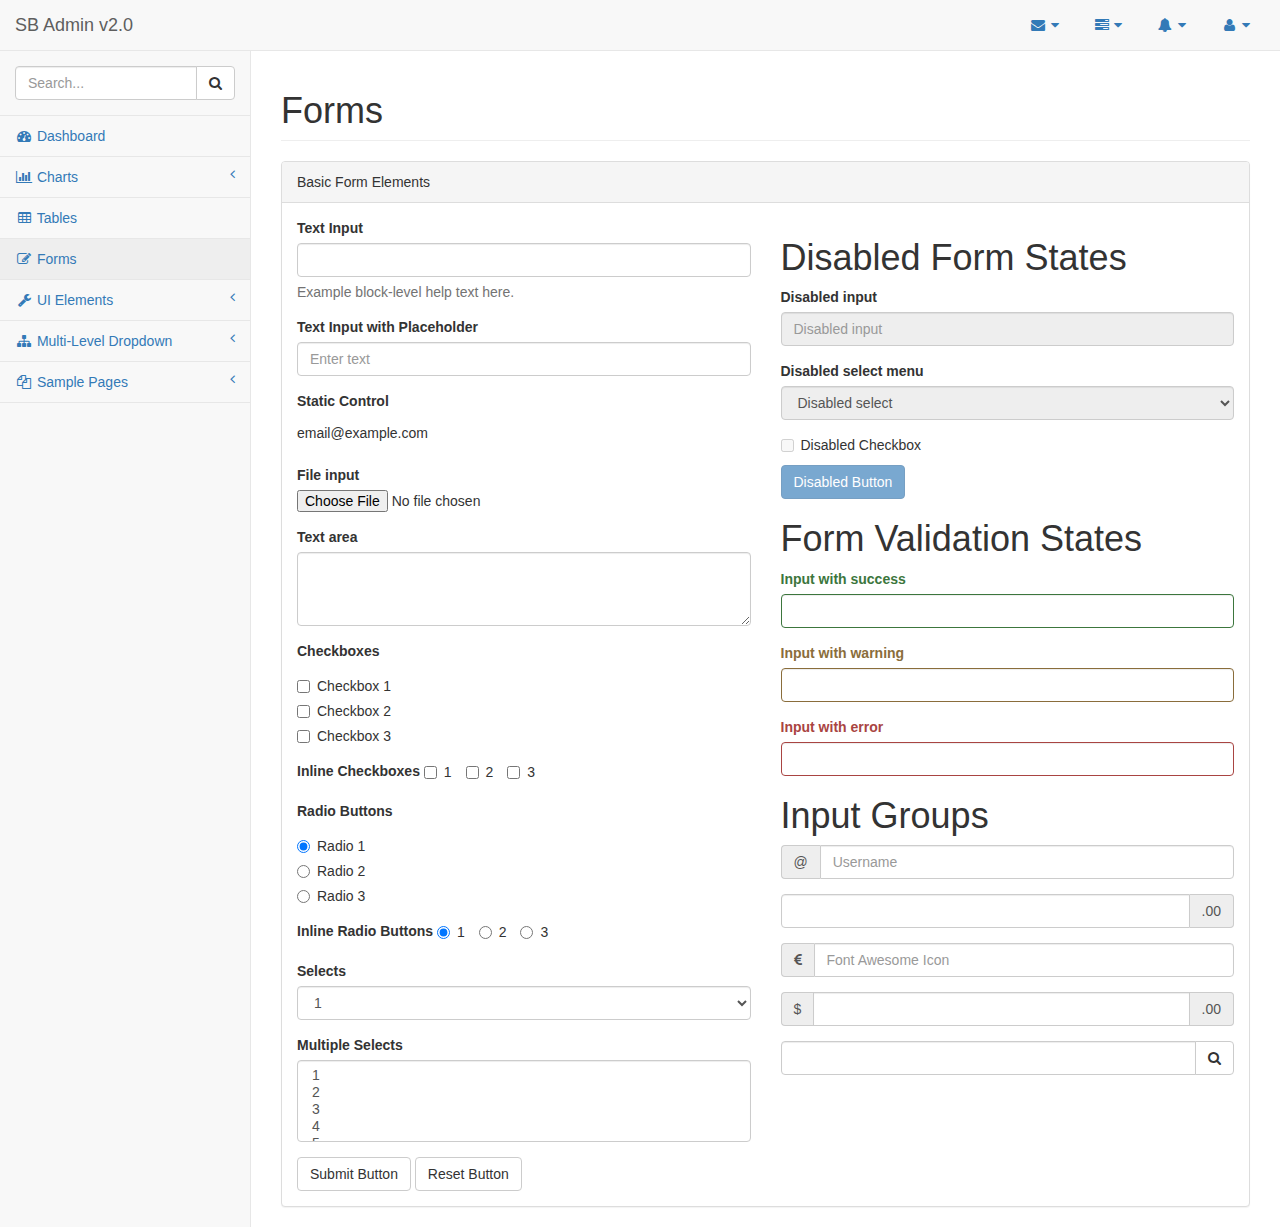
<file: startbootstrap-sb-admin-2-gh-pages/pages/forms.html>
<!DOCTYPE html>
<html lang="en">

<head>

    <meta charset="utf-8">
    <meta http-equiv="X-UA-Compatible" content="IE=edge">
    <meta name="viewport" content="width=device-width, initial-scale=1">
    <meta name="description" content="">
    <meta name="author" content="">

    <title>SB Admin 2 - Bootstrap Admin Theme</title>

    <!-- Bootstrap Core CSS -->
    <link href="../vendor/bootstrap/css/bootstrap.min.css" rel="stylesheet">

    <!-- MetisMenu CSS -->
    <link href="../vendor/metisMenu/metisMenu.min.css" rel="stylesheet">

    <!-- Custom CSS -->
    <link href="../dist/css/sb-admin-2.css" rel="stylesheet">

    <!-- Custom Fonts -->
    <link href="../vendor/font-awesome/css/font-awesome.min.css" rel="stylesheet" type="text/css">

    <!-- HTML5 Shim and Respond.js IE8 support of HTML5 elements and media queries -->
    <!-- WARNING: Respond.js doesn't work if you view the page via file:// -->
    <!--[if lt IE 9]>
        <script src="https://oss.maxcdn.com/libs/html5shiv/3.7.0/html5shiv.js"></script>
        <script src="https://oss.maxcdn.com/libs/respond.js/1.4.2/respond.min.js"></script>
    <![endif]-->

</head>

<body>

    <div id="wrapper">

        <!-- Navigation -->
        <nav class="navbar navbar-default navbar-static-top" role="navigation" style="margin-bottom: 0">
            <div class="navbar-header">
                <button type="button" class="navbar-toggle" data-toggle="collapse" data-target=".navbar-collapse">
                    <span class="sr-only">Toggle navigation</span>
                    <span class="icon-bar"></span>
                    <span class="icon-bar"></span>
                    <span class="icon-bar"></span>
                </button>
                <a class="navbar-brand" href="index.html">SB Admin v2.0</a>
            </div>
            <!-- /.navbar-header -->

            <ul class="nav navbar-top-links navbar-right">
                <li class="dropdown">
                    <a class="dropdown-toggle" data-toggle="dropdown" href="#">
                        <i class="fa fa-envelope fa-fw"></i> <i class="fa fa-caret-down"></i>
                    </a>
                    <ul class="dropdown-menu dropdown-messages">
                        <li>
                            <a href="#">
                                <div>
                                    <strong>John Smith</strong>
                                    <span class="pull-right text-muted">
                                        <em>Yesterday</em>
                                    </span>
                                </div>
                                <div>Lorem ipsum dolor sit amet, consectetur adipiscing elit. Pellentesque eleifend...</div>
                            </a>
                        </li>
                        <li class="divider"></li>
                        <li>
                            <a href="#">
                                <div>
                                    <strong>John Smith</strong>
                                    <span class="pull-right text-muted">
                                        <em>Yesterday</em>
                                    </span>
                                </div>
                                <div>Lorem ipsum dolor sit amet, consectetur adipiscing elit. Pellentesque eleifend...</div>
                            </a>
                        </li>
                        <li class="divider"></li>
                        <li>
                            <a href="#">
                                <div>
                                    <strong>John Smith</strong>
                                    <span class="pull-right text-muted">
                                        <em>Yesterday</em>
                                    </span>
                                </div>
                                <div>Lorem ipsum dolor sit amet, consectetur adipiscing elit. Pellentesque eleifend...</div>
                            </a>
                        </li>
                        <li class="divider"></li>
                        <li>
                            <a class="text-center" href="#">
                                <strong>Read All Messages</strong>
                                <i class="fa fa-angle-right"></i>
                            </a>
                        </li>
                    </ul>
                    <!-- /.dropdown-messages -->
                </li>
                <!-- /.dropdown -->
                <li class="dropdown">
                    <a class="dropdown-toggle" data-toggle="dropdown" href="#">
                        <i class="fa fa-tasks fa-fw"></i> <i class="fa fa-caret-down"></i>
                    </a>
                    <ul class="dropdown-menu dropdown-tasks">
                        <li>
                            <a href="#">
                                <div>
                                    <p>
                                        <strong>Task 1</strong>
                                        <span class="pull-right text-muted">40% Complete</span>
                                    </p>
                                    <div class="progress progress-striped active">
                                        <div class="progress-bar progress-bar-success" role="progressbar" aria-valuenow="40" aria-valuemin="0" aria-valuemax="100" style="width: 40%">
                                            <span class="sr-only">40% Complete (success)</span>
                                        </div>
                                    </div>
                                </div>
                            </a>
                        </li>
                        <li class="divider"></li>
                        <li>
                            <a href="#">
                                <div>
                                    <p>
                                        <strong>Task 2</strong>
                                        <span class="pull-right text-muted">20% Complete</span>
                                    </p>
                                    <div class="progress progress-striped active">
                                        <div class="progress-bar progress-bar-info" role="progressbar" aria-valuenow="20" aria-valuemin="0" aria-valuemax="100" style="width: 20%">
                                            <span class="sr-only">20% Complete</span>
                                        </div>
                                    </div>
                                </div>
                            </a>
                        </li>
                        <li class="divider"></li>
                        <li>
                            <a href="#">
                                <div>
                                    <p>
                                        <strong>Task 3</strong>
                                        <span class="pull-right text-muted">60% Complete</span>
                                    </p>
                                    <div class="progress progress-striped active">
                                        <div class="progress-bar progress-bar-warning" role="progressbar" aria-valuenow="60" aria-valuemin="0" aria-valuemax="100" style="width: 60%">
                                            <span class="sr-only">60% Complete (warning)</span>
                                        </div>
                                    </div>
                                </div>
                            </a>
                        </li>
                        <li class="divider"></li>
                        <li>
                            <a href="#">
                                <div>
                                    <p>
                                        <strong>Task 4</strong>
                                        <span class="pull-right text-muted">80% Complete</span>
                                    </p>
                                    <div class="progress progress-striped active">
                                        <div class="progress-bar progress-bar-danger" role="progressbar" aria-valuenow="80" aria-valuemin="0" aria-valuemax="100" style="width: 80%">
                                            <span class="sr-only">80% Complete (danger)</span>
                                        </div>
                                    </div>
                                </div>
                            </a>
                        </li>
                        <li class="divider"></li>
                        <li>
                            <a class="text-center" href="#">
                                <strong>See All Tasks</strong>
                                <i class="fa fa-angle-right"></i>
                            </a>
                        </li>
                    </ul>
                    <!-- /.dropdown-tasks -->
                </li>
                <!-- /.dropdown -->
                <li class="dropdown">
                    <a class="dropdown-toggle" data-toggle="dropdown" href="#">
                        <i class="fa fa-bell fa-fw"></i> <i class="fa fa-caret-down"></i>
                    </a>
                    <ul class="dropdown-menu dropdown-alerts">
                        <li>
                            <a href="#">
                                <div>
                                    <i class="fa fa-comment fa-fw"></i> New Comment
                                    <span class="pull-right text-muted small">4 minutes ago</span>
                                </div>
                            </a>
                        </li>
                        <li class="divider"></li>
                        <li>
                            <a href="#">
                                <div>
                                    <i class="fa fa-twitter fa-fw"></i> 3 New Followers
                                    <span class="pull-right text-muted small">12 minutes ago</span>
                                </div>
                            </a>
                        </li>
                        <li class="divider"></li>
                        <li>
                            <a href="#">
                                <div>
                                    <i class="fa fa-envelope fa-fw"></i> Message Sent
                                    <span class="pull-right text-muted small">4 minutes ago</span>
                                </div>
                            </a>
                        </li>
                        <li class="divider"></li>
                        <li>
                            <a href="#">
                                <div>
                                    <i class="fa fa-tasks fa-fw"></i> New Task
                                    <span class="pull-right text-muted small">4 minutes ago</span>
                                </div>
                            </a>
                        </li>
                        <li class="divider"></li>
                        <li>
                            <a href="#">
                                <div>
                                    <i class="fa fa-upload fa-fw"></i> Server Rebooted
                                    <span class="pull-right text-muted small">4 minutes ago</span>
                                </div>
                            </a>
                        </li>
                        <li class="divider"></li>
                        <li>
                            <a class="text-center" href="#">
                                <strong>See All Alerts</strong>
                                <i class="fa fa-angle-right"></i>
                            </a>
                        </li>
                    </ul>
                    <!-- /.dropdown-alerts -->
                </li>
                <!-- /.dropdown -->
                <li class="dropdown">
                    <a class="dropdown-toggle" data-toggle="dropdown" href="#">
                        <i class="fa fa-user fa-fw"></i> <i class="fa fa-caret-down"></i>
                    </a>
                    <ul class="dropdown-menu dropdown-user">
                        <li><a href="#"><i class="fa fa-user fa-fw"></i> User Profile</a>
                        </li>
                        <li><a href="#"><i class="fa fa-gear fa-fw"></i> Settings</a>
                        </li>
                        <li class="divider"></li>
                        <li><a href="login.html"><i class="fa fa-sign-out fa-fw"></i> Logout</a>
                        </li>
                    </ul>
                    <!-- /.dropdown-user -->
                </li>
                <!-- /.dropdown -->
            </ul>
            <!-- /.navbar-top-links -->

            <div class="navbar-default sidebar" role="navigation">
                <div class="sidebar-nav navbar-collapse">
                    <ul class="nav" id="side-menu">
                        <li class="sidebar-search">
                            <div class="input-group custom-search-form">
                                <input type="text" class="form-control" placeholder="Search...">
                                <span class="input-group-btn">
                                <button class="btn btn-default" type="button">
                                    <i class="fa fa-search"></i>
                                </button>
                            </span>
                            </div>
                            <!-- /input-group -->
                        </li>
                        <li>
                            <a href="index.html"><i class="fa fa-dashboard fa-fw"></i> Dashboard</a>
                        </li>
                        <li>
                            <a href="#"><i class="fa fa-bar-chart-o fa-fw"></i> Charts<span class="fa arrow"></span></a>
                            <ul class="nav nav-second-level">
                                <li>
                                    <a href="flot.html">Flot Charts</a>
                                </li>
                                <li>
                                    <a href="morris.html">Morris.js Charts</a>
                                </li>
                            </ul>
                            <!-- /.nav-second-level -->
                        </li>
                        <li>
                            <a href="tables.html"><i class="fa fa-table fa-fw"></i> Tables</a>
                        </li>
                        <li>
                            <a href="forms.html"><i class="fa fa-edit fa-fw"></i> Forms</a>
                        </li>
                        <li>
                            <a href="#"><i class="fa fa-wrench fa-fw"></i> UI Elements<span class="fa arrow"></span></a>
                            <ul class="nav nav-second-level">
                                <li>
                                    <a href="panels-wells.html">Panels and Wells</a>
                                </li>
                                <li>
                                    <a href="buttons.html">Buttons</a>
                                </li>
                                <li>
                                    <a href="notifications.html">Notifications</a>
                                </li>
                                <li>
                                    <a href="typography.html">Typography</a>
                                </li>
                                <li>
                                    <a href="icons.html"> Icons</a>
                                </li>
                                <li>
                                    <a href="grid.html">Grid</a>
                                </li>
                            </ul>
                            <!-- /.nav-second-level -->
                        </li>
                        <li>
                            <a href="#"><i class="fa fa-sitemap fa-fw"></i> Multi-Level Dropdown<span class="fa arrow"></span></a>
                            <ul class="nav nav-second-level">
                                <li>
                                    <a href="#">Second Level Item</a>
                                </li>
                                <li>
                                    <a href="#">Second Level Item</a>
                                </li>
                                <li>
                                    <a href="#">Third Level <span class="fa arrow"></span></a>
                                    <ul class="nav nav-third-level">
                                        <li>
                                            <a href="#">Third Level Item</a>
                                        </li>
                                        <li>
                                            <a href="#">Third Level Item</a>
                                        </li>
                                        <li>
                                            <a href="#">Third Level Item</a>
                                        </li>
                                        <li>
                                            <a href="#">Third Level Item</a>
                                        </li>
                                    </ul>
                                    <!-- /.nav-third-level -->
                                </li>
                            </ul>
                            <!-- /.nav-second-level -->
                        </li>
                        <li>
                            <a href="#"><i class="fa fa-files-o fa-fw"></i> Sample Pages<span class="fa arrow"></span></a>
                            <ul class="nav nav-second-level">
                                <li>
                                    <a href="blank.html">Blank Page</a>
                                </li>
                                <li>
                                    <a href="login.html">Login Page</a>
                                </li>
                            </ul>
                            <!-- /.nav-second-level -->
                        </li>
                    </ul>
                </div>
                <!-- /.sidebar-collapse -->
            </div>
            <!-- /.navbar-static-side -->
        </nav>

        <div id="page-wrapper">
            <div class="row">
                <div class="col-lg-12">
                    <h1 class="page-header">Forms</h1>
                </div>
                <!-- /.col-lg-12 -->
            </div>
            <!-- /.row -->
            <div class="row">
                <div class="col-lg-12">
                    <div class="panel panel-default">
                        <div class="panel-heading">
                            Basic Form Elements
                        </div>
                        <div class="panel-body">
                            <div class="row">
                                <div class="col-lg-6">
                                    <form role="form">
                                        <div class="form-group">
                                            <label>Text Input</label>
                                            <input class="form-control">
                                            <p class="help-block">Example block-level help text here.</p>
                                        </div>
                                        <div class="form-group">
                                            <label>Text Input with Placeholder</label>
                                            <input class="form-control" placeholder="Enter text">
                                        </div>
                                        <div class="form-group">
                                            <label>Static Control</label>
                                            <p class="form-control-static">email@example.com</p>
                                        </div>
                                        <div class="form-group">
                                            <label>File input</label>
                                            <input type="file">
                                        </div>
                                        <div class="form-group">
                                            <label>Text area</label>
                                            <textarea class="form-control" rows="3"></textarea>
                                        </div>
                                        <div class="form-group">
                                            <label>Checkboxes</label>
                                            <div class="checkbox">
                                                <label>
                                                    <input type="checkbox" value="">Checkbox 1
                                                </label>
                                            </div>
                                            <div class="checkbox">
                                                <label>
                                                    <input type="checkbox" value="">Checkbox 2
                                                </label>
                                            </div>
                                            <div class="checkbox">
                                                <label>
                                                    <input type="checkbox" value="">Checkbox 3
                                                </label>
                                            </div>
                                        </div>
                                        <div class="form-group">
                                            <label>Inline Checkboxes</label>
                                            <label class="checkbox-inline">
                                                <input type="checkbox">1
                                            </label>
                                            <label class="checkbox-inline">
                                                <input type="checkbox">2
                                            </label>
                                            <label class="checkbox-inline">
                                                <input type="checkbox">3
                                            </label>
                                        </div>
                                        <div class="form-group">
                                            <label>Radio Buttons</label>
                                            <div class="radio">
                                                <label>
                                                    <input type="radio" name="optionsRadios" id="optionsRadios1" value="option1" checked>Radio 1
                                                </label>
                                            </div>
                                            <div class="radio">
                                                <label>
                                                    <input type="radio" name="optionsRadios" id="optionsRadios2" value="option2">Radio 2
                                                </label>
                                            </div>
                                            <div class="radio">
                                                <label>
                                                    <input type="radio" name="optionsRadios" id="optionsRadios3" value="option3">Radio 3
                                                </label>
                                            </div>
                                        </div>
                                        <div class="form-group">
                                            <label>Inline Radio Buttons</label>
                                            <label class="radio-inline">
                                                <input type="radio" name="optionsRadiosInline" id="optionsRadiosInline1" value="option1" checked>1
                                            </label>
                                            <label class="radio-inline">
                                                <input type="radio" name="optionsRadiosInline" id="optionsRadiosInline2" value="option2">2
                                            </label>
                                            <label class="radio-inline">
                                                <input type="radio" name="optionsRadiosInline" id="optionsRadiosInline3" value="option3">3
                                            </label>
                                        </div>
                                        <div class="form-group">
                                            <label>Selects</label>
                                            <select class="form-control">
                                                <option>1</option>
                                                <option>2</option>
                                                <option>3</option>
                                                <option>4</option>
                                                <option>5</option>
                                            </select>
                                        </div>
                                        <div class="form-group">
                                            <label>Multiple Selects</label>
                                            <select multiple class="form-control">
                                                <option>1</option>
                                                <option>2</option>
                                                <option>3</option>
                                                <option>4</option>
                                                <option>5</option>
                                            </select>
                                        </div>
                                        <button type="submit" class="btn btn-default">Submit Button</button>
                                        <button type="reset" class="btn btn-default">Reset Button</button>
                                    </form>
                                </div>
                                <!-- /.col-lg-6 (nested) -->
                                <div class="col-lg-6">
                                    <h1>Disabled Form States</h1>
                                    <form role="form">
                                        <fieldset disabled>
                                            <div class="form-group">
                                                <label for="disabledSelect">Disabled input</label>
                                                <input class="form-control" id="disabledInput" type="text" placeholder="Disabled input" disabled>
                                            </div>
                                            <div class="form-group">
                                                <label for="disabledSelect">Disabled select menu</label>
                                                <select id="disabledSelect" class="form-control">
                                                    <option>Disabled select</option>
                                                </select>
                                            </div>
                                            <div class="checkbox">
                                                <label>
                                                    <input type="checkbox">Disabled Checkbox
                                                </label>
                                            </div>
                                            <button type="submit" class="btn btn-primary">Disabled Button</button>
                                        </fieldset>
                                    </form>
                                    <h1>Form Validation States</h1>
                                    <form role="form">
                                        <div class="form-group has-success">
                                            <label class="control-label" for="inputSuccess">Input with success</label>
                                            <input type="text" class="form-control" id="inputSuccess">
                                        </div>
                                        <div class="form-group has-warning">
                                            <label class="control-label" for="inputWarning">Input with warning</label>
                                            <input type="text" class="form-control" id="inputWarning">
                                        </div>
                                        <div class="form-group has-error">
                                            <label class="control-label" for="inputError">Input with error</label>
                                            <input type="text" class="form-control" id="inputError">
                                        </div>
                                    </form>
                                    <h1>Input Groups</h1>
                                    <form role="form">
                                        <div class="form-group input-group">
                                            <span class="input-group-addon">@</span>
                                            <input type="text" class="form-control" placeholder="Username">
                                        </div>
                                        <div class="form-group input-group">
                                            <input type="text" class="form-control">
                                            <span class="input-group-addon">.00</span>
                                        </div>
                                        <div class="form-group input-group">
                                            <span class="input-group-addon"><i class="fa fa-eur"></i>
                                            </span>
                                            <input type="text" class="form-control" placeholder="Font Awesome Icon">
                                        </div>
                                        <div class="form-group input-group">
                                            <span class="input-group-addon">$</span>
                                            <input type="text" class="form-control">
                                            <span class="input-group-addon">.00</span>
                                        </div>
                                        <div class="form-group input-group">
                                            <input type="text" class="form-control">
                                            <span class="input-group-btn">
                                                <button class="btn btn-default" type="button"><i class="fa fa-search"></i>
                                                </button>
                                            </span>
                                        </div>
                                    </form>
                                </div>
                                <!-- /.col-lg-6 (nested) -->
                            </div>
                            <!-- /.row (nested) -->
                        </div>
                        <!-- /.panel-body -->
                    </div>
                    <!-- /.panel -->
                </div>
                <!-- /.col-lg-12 -->
            </div>
            <!-- /.row -->
        </div>
        <!-- /#page-wrapper -->

    </div>
    <!-- /#wrapper -->

    <!-- jQuery -->
    <script src="../vendor/jquery/jquery.min.js"></script>

    <!-- Bootstrap Core JavaScript -->
    <script src="../vendor/bootstrap/js/bootstrap.min.js"></script>

    <!-- Metis Menu Plugin JavaScript -->
    <script src="../vendor/metisMenu/metisMenu.min.js"></script>

    <!-- Custom Theme JavaScript -->
    <script src="../dist/js/sb-admin-2.js"></script>

</body>

</html>
</file>
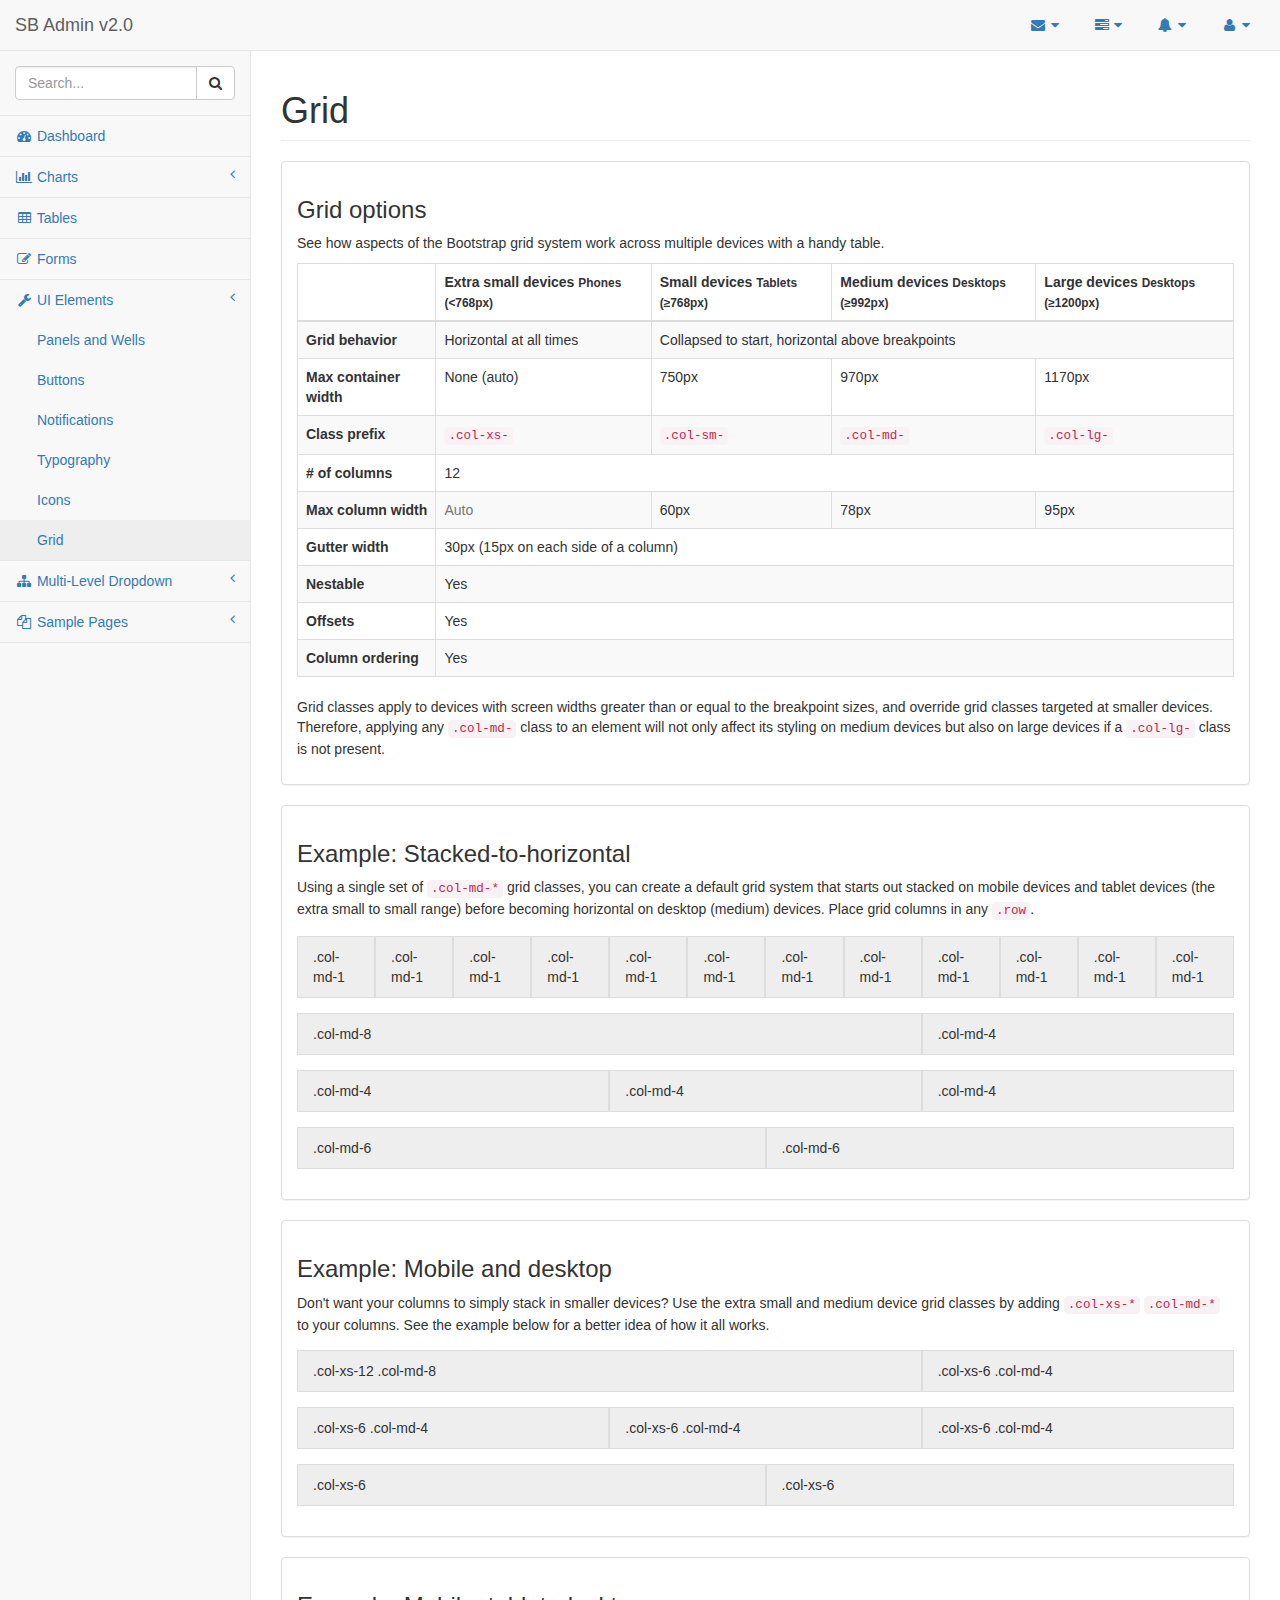
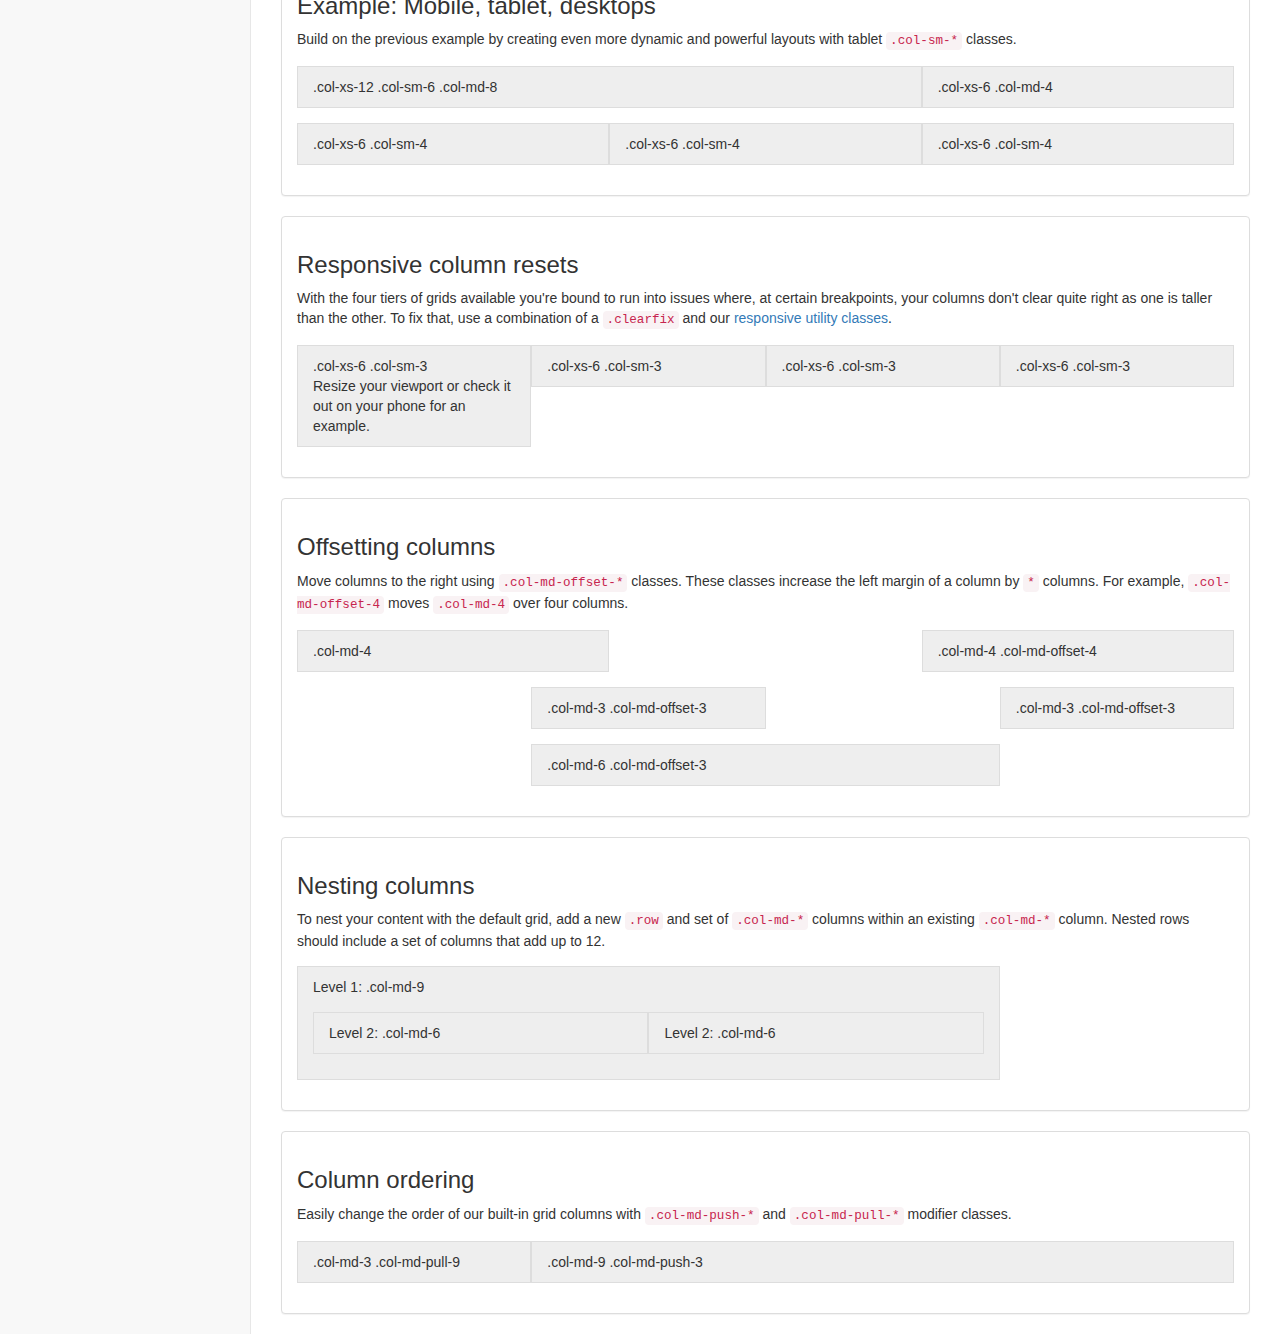
<file: startbootstrap-sb-admin-2-gh-pages/pages/grid.html>
<!DOCTYPE html>
<html lang="en">

<head>

    <meta charset="utf-8">
    <meta http-equiv="X-UA-Compatible" content="IE=edge">
    <meta name="viewport" content="width=device-width, initial-scale=1">
    <meta name="description" content="">
    <meta name="author" content="">

    <title>SB Admin 2 - Bootstrap Admin Theme</title>

    <!-- Bootstrap Core CSS -->
    <link href="../vendor/bootstrap/css/bootstrap.min.css" rel="stylesheet">

    <!-- MetisMenu CSS -->
    <link href="../vendor/metisMenu/metisMenu.min.css" rel="stylesheet">

    <!-- Custom CSS -->
    <link href="../dist/css/sb-admin-2.css" rel="stylesheet">

    <!-- Custom Fonts -->
    <link href="../vendor/font-awesome/css/font-awesome.min.css" rel="stylesheet" type="text/css">

    <!-- HTML5 Shim and Respond.js IE8 support of HTML5 elements and media queries -->
    <!-- WARNING: Respond.js doesn't work if you view the page via file:// -->
    <!--[if lt IE 9]>
        <script src="https://oss.maxcdn.com/libs/html5shiv/3.7.0/html5shiv.js"></script>
        <script src="https://oss.maxcdn.com/libs/respond.js/1.4.2/respond.min.js"></script>
    <![endif]-->

</head>

<body>

    <div id="wrapper">

        <!-- Navigation -->
        <nav class="navbar navbar-default navbar-static-top" role="navigation" style="margin-bottom: 0">
            <div class="navbar-header">
                <button type="button" class="navbar-toggle" data-toggle="collapse" data-target=".navbar-collapse">
                    <span class="sr-only">Toggle navigation</span>
                    <span class="icon-bar"></span>
                    <span class="icon-bar"></span>
                    <span class="icon-bar"></span>
                </button>
                <a class="navbar-brand" href="index.html">SB Admin v2.0</a>
            </div>
            <!-- /.navbar-header -->

            <ul class="nav navbar-top-links navbar-right">
                <li class="dropdown">
                    <a class="dropdown-toggle" data-toggle="dropdown" href="#">
                        <i class="fa fa-envelope fa-fw"></i> <i class="fa fa-caret-down"></i>
                    </a>
                    <ul class="dropdown-menu dropdown-messages">
                        <li>
                            <a href="#">
                                <div>
                                    <strong>John Smith</strong>
                                    <span class="pull-right text-muted">
                                        <em>Yesterday</em>
                                    </span>
                                </div>
                                <div>Lorem ipsum dolor sit amet, consectetur adipiscing elit. Pellentesque eleifend...</div>
                            </a>
                        </li>
                        <li class="divider"></li>
                        <li>
                            <a href="#">
                                <div>
                                    <strong>John Smith</strong>
                                    <span class="pull-right text-muted">
                                        <em>Yesterday</em>
                                    </span>
                                </div>
                                <div>Lorem ipsum dolor sit amet, consectetur adipiscing elit. Pellentesque eleifend...</div>
                            </a>
                        </li>
                        <li class="divider"></li>
                        <li>
                            <a href="#">
                                <div>
                                    <strong>John Smith</strong>
                                    <span class="pull-right text-muted">
                                        <em>Yesterday</em>
                                    </span>
                                </div>
                                <div>Lorem ipsum dolor sit amet, consectetur adipiscing elit. Pellentesque eleifend...</div>
                            </a>
                        </li>
                        <li class="divider"></li>
                        <li>
                            <a class="text-center" href="#">
                                <strong>Read All Messages</strong>
                                <i class="fa fa-angle-right"></i>
                            </a>
                        </li>
                    </ul>
                    <!-- /.dropdown-messages -->
                </li>
                <!-- /.dropdown -->
                <li class="dropdown">
                    <a class="dropdown-toggle" data-toggle="dropdown" href="#">
                        <i class="fa fa-tasks fa-fw"></i> <i class="fa fa-caret-down"></i>
                    </a>
                    <ul class="dropdown-menu dropdown-tasks">
                        <li>
                            <a href="#">
                                <div>
                                    <p>
                                        <strong>Task 1</strong>
                                        <span class="pull-right text-muted">40% Complete</span>
                                    </p>
                                    <div class="progress progress-striped active">
                                        <div class="progress-bar progress-bar-success" role="progressbar" aria-valuenow="40" aria-valuemin="0" aria-valuemax="100" style="width: 40%">
                                            <span class="sr-only">40% Complete (success)</span>
                                        </div>
                                    </div>
                                </div>
                            </a>
                        </li>
                        <li class="divider"></li>
                        <li>
                            <a href="#">
                                <div>
                                    <p>
                                        <strong>Task 2</strong>
                                        <span class="pull-right text-muted">20% Complete</span>
                                    </p>
                                    <div class="progress progress-striped active">
                                        <div class="progress-bar progress-bar-info" role="progressbar" aria-valuenow="20" aria-valuemin="0" aria-valuemax="100" style="width: 20%">
                                            <span class="sr-only">20% Complete</span>
                                        </div>
                                    </div>
                                </div>
                            </a>
                        </li>
                        <li class="divider"></li>
                        <li>
                            <a href="#">
                                <div>
                                    <p>
                                        <strong>Task 3</strong>
                                        <span class="pull-right text-muted">60% Complete</span>
                                    </p>
                                    <div class="progress progress-striped active">
                                        <div class="progress-bar progress-bar-warning" role="progressbar" aria-valuenow="60" aria-valuemin="0" aria-valuemax="100" style="width: 60%">
                                            <span class="sr-only">60% Complete (warning)</span>
                                        </div>
                                    </div>
                                </div>
                            </a>
                        </li>
                        <li class="divider"></li>
                        <li>
                            <a href="#">
                                <div>
                                    <p>
                                        <strong>Task 4</strong>
                                        <span class="pull-right text-muted">80% Complete</span>
                                    </p>
                                    <div class="progress progress-striped active">
                                        <div class="progress-bar progress-bar-danger" role="progressbar" aria-valuenow="80" aria-valuemin="0" aria-valuemax="100" style="width: 80%">
                                            <span class="sr-only">80% Complete (danger)</span>
                                        </div>
                                    </div>
                                </div>
                            </a>
                        </li>
                        <li class="divider"></li>
                        <li>
                            <a class="text-center" href="#">
                                <strong>See All Tasks</strong>
                                <i class="fa fa-angle-right"></i>
                            </a>
                        </li>
                    </ul>
                    <!-- /.dropdown-tasks -->
                </li>
                <!-- /.dropdown -->
                <li class="dropdown">
                    <a class="dropdown-toggle" data-toggle="dropdown" href="#">
                        <i class="fa fa-bell fa-fw"></i> <i class="fa fa-caret-down"></i>
                    </a>
                    <ul class="dropdown-menu dropdown-alerts">
                        <li>
                            <a href="#">
                                <div>
                                    <i class="fa fa-comment fa-fw"></i> New Comment
                                    <span class="pull-right text-muted small">4 minutes ago</span>
                                </div>
                            </a>
                        </li>
                        <li class="divider"></li>
                        <li>
                            <a href="#">
                                <div>
                                    <i class="fa fa-twitter fa-fw"></i> 3 New Followers
                                    <span class="pull-right text-muted small">12 minutes ago</span>
                                </div>
                            </a>
                        </li>
                        <li class="divider"></li>
                        <li>
                            <a href="#">
                                <div>
                                    <i class="fa fa-envelope fa-fw"></i> Message Sent
                                    <span class="pull-right text-muted small">4 minutes ago</span>
                                </div>
                            </a>
                        </li>
                        <li class="divider"></li>
                        <li>
                            <a href="#">
                                <div>
                                    <i class="fa fa-tasks fa-fw"></i> New Task
                                    <span class="pull-right text-muted small">4 minutes ago</span>
                                </div>
                            </a>
                        </li>
                        <li class="divider"></li>
                        <li>
                            <a href="#">
                                <div>
                                    <i class="fa fa-upload fa-fw"></i> Server Rebooted
                                    <span class="pull-right text-muted small">4 minutes ago</span>
                                </div>
                            </a>
                        </li>
                        <li class="divider"></li>
                        <li>
                            <a class="text-center" href="#">
                                <strong>See All Alerts</strong>
                                <i class="fa fa-angle-right"></i>
                            </a>
                        </li>
                    </ul>
                    <!-- /.dropdown-alerts -->
                </li>
                <!-- /.dropdown -->
                <li class="dropdown">
                    <a class="dropdown-toggle" data-toggle="dropdown" href="#">
                        <i class="fa fa-user fa-fw"></i> <i class="fa fa-caret-down"></i>
                    </a>
                    <ul class="dropdown-menu dropdown-user">
                        <li><a href="#"><i class="fa fa-user fa-fw"></i> User Profile</a>
                        </li>
                        <li><a href="#"><i class="fa fa-gear fa-fw"></i> Settings</a>
                        </li>
                        <li class="divider"></li>
                        <li><a href="login.html"><i class="fa fa-sign-out fa-fw"></i> Logout</a>
                        </li>
                    </ul>
                    <!-- /.dropdown-user -->
                </li>
                <!-- /.dropdown -->
            </ul>
            <!-- /.navbar-top-links -->

            <div class="navbar-default sidebar" role="navigation">
                <div class="sidebar-nav navbar-collapse">
                    <ul class="nav" id="side-menu">
                        <li class="sidebar-search">
                            <div class="input-group custom-search-form">
                                <input type="text" class="form-control" placeholder="Search...">
                                <span class="input-group-btn">
                                <button class="btn btn-default" type="button">
                                    <i class="fa fa-search"></i>
                                </button>
                            </span>
                            </div>
                            <!-- /input-group -->
                        </li>
                        <li>
                            <a href="index.html"><i class="fa fa-dashboard fa-fw"></i> Dashboard</a>
                        </li>
                        <li>
                            <a href="#"><i class="fa fa-bar-chart-o fa-fw"></i> Charts<span class="fa arrow"></span></a>
                            <ul class="nav nav-second-level">
                                <li>
                                    <a href="flot.html">Flot Charts</a>
                                </li>
                                <li>
                                    <a href="morris.html">Morris.js Charts</a>
                                </li>
                            </ul>
                            <!-- /.nav-second-level -->
                        </li>
                        <li>
                            <a href="tables.html"><i class="fa fa-table fa-fw"></i> Tables</a>
                        </li>
                        <li>
                            <a href="forms.html"><i class="fa fa-edit fa-fw"></i> Forms</a>
                        </li>
                        <li>
                            <a href="#"><i class="fa fa-wrench fa-fw"></i> UI Elements<span class="fa arrow"></span></a>
                            <ul class="nav nav-second-level">
                                <li>
                                    <a href="panels-wells.html">Panels and Wells</a>
                                </li>
                                <li>
                                    <a href="buttons.html">Buttons</a>
                                </li>
                                <li>
                                    <a href="notifications.html">Notifications</a>
                                </li>
                                <li>
                                    <a href="typography.html">Typography</a>
                                </li>
                                <li>
                                    <a href="icons.html"> Icons</a>
                                </li>
                                <li>
                                    <a href="grid.html">Grid</a>
                                </li>
                            </ul>
                            <!-- /.nav-second-level -->
                        </li>
                        <li>
                            <a href="#"><i class="fa fa-sitemap fa-fw"></i> Multi-Level Dropdown<span class="fa arrow"></span></a>
                            <ul class="nav nav-second-level">
                                <li>
                                    <a href="#">Second Level Item</a>
                                </li>
                                <li>
                                    <a href="#">Second Level Item</a>
                                </li>
                                <li>
                                    <a href="#">Third Level <span class="fa arrow"></span></a>
                                    <ul class="nav nav-third-level">
                                        <li>
                                            <a href="#">Third Level Item</a>
                                        </li>
                                        <li>
                                            <a href="#">Third Level Item</a>
                                        </li>
                                        <li>
                                            <a href="#">Third Level Item</a>
                                        </li>
                                        <li>
                                            <a href="#">Third Level Item</a>
                                        </li>
                                    </ul>
                                    <!-- /.nav-third-level -->
                                </li>
                            </ul>
                            <!-- /.nav-second-level -->
                        </li>
                        <li>
                            <a href="#"><i class="fa fa-files-o fa-fw"></i> Sample Pages<span class="fa arrow"></span></a>
                            <ul class="nav nav-second-level">
                                <li>
                                    <a href="blank.html">Blank Page</a>
                                </li>
                                <li>
                                    <a href="login.html">Login Page</a>
                                </li>
                            </ul>
                            <!-- /.nav-second-level -->
                        </li>
                    </ul>
                </div>
                <!-- /.sidebar-collapse -->
            </div>
            <!-- /.navbar-static-side -->
        </nav>

        <div id="page-wrapper">
            <div class="row">
                <div class="col-lg-12">
                    <h1 class="page-header">Grid</h1>
                </div>
                <!-- /.col-lg-12 -->
            </div>
            <!-- /.row -->
            <div class="row">
                <div class="col-lg-12">
                    <div class="panel panel-default">
                        <div class="panel-body">
                            <h3>Grid options</h3>
                            <p>See how aspects of the Bootstrap grid system work across multiple devices with a handy table.</p>
                            <div class="table-responsive">
                                <table class="table table-bordered table-striped">
                                    <thead>
                                        <tr>
                                            <th></th>
                                            <th>
                                                Extra small devices
                                                <small>Phones (&lt;768px)</small>
                                            </th>
                                            <th>
                                                Small devices
                                                <small>Tablets (&ge;768px)</small>
                                            </th>
                                            <th>
                                                Medium devices
                                                <small>Desktops (&ge;992px)</small>
                                            </th>
                                            <th>
                                                Large devices
                                                <small>Desktops (&ge;1200px)</small>
                                            </th>
                                        </tr>
                                    </thead>
                                    <tbody>
                                        <tr>
                                            <th>Grid behavior</th>
                                            <td>Horizontal at all times</td>
                                            <td colspan="3">Collapsed to start, horizontal above breakpoints</td>
                                        </tr>
                                        <tr>
                                            <th>Max container width</th>
                                            <td>None (auto)</td>
                                            <td>750px</td>
                                            <td>970px</td>
                                            <td>1170px</td>
                                        </tr>
                                        <tr>
                                            <th>Class prefix</th>
                                            <td>
                                                <code>.col-xs-</code>
                                            </td>
                                            <td>
                                                <code>.col-sm-</code>
                                            </td>
                                            <td>
                                                <code>.col-md-</code>
                                            </td>
                                            <td>
                                                <code>.col-lg-</code>
                                            </td>
                                        </tr>
                                        <tr>
                                            <th># of columns</th>
                                            <td colspan="4">12</td>
                                        </tr>
                                        <tr>
                                            <th>Max column width</th>
                                            <td class="text-muted">Auto</td>
                                            <td>60px</td>
                                            <td>78px</td>
                                            <td>95px</td>
                                        </tr>
                                        <tr>
                                            <th>Gutter width</th>
                                            <td colspan="4">30px (15px on each side of a column)</td>
                                        </tr>
                                        <tr>
                                            <th>Nestable</th>
                                            <td colspan="4">Yes</td>
                                        </tr>
                                        <tr>
                                            <th>Offsets</th>
                                            <td colspan="4">Yes</td>
                                        </tr>
                                        <tr>
                                            <th>Column ordering</th>
                                            <td colspan="4">Yes</td>
                                        </tr>
                                    </tbody>
                                </table>
                            </div>
                            <p>Grid classes apply to devices with screen widths greater than or equal to the breakpoint sizes, and override grid classes targeted at smaller devices. Therefore, applying any
                                <code>.col-md-</code> class to an element will not only affect its styling on medium devices but also on large devices if a
                                <code>.col-lg-</code> class is not present.</p>
                        </div>
                    </div>
                </div>
                <!-- /.col-lg-12 -->
            </div>
            <!-- /.row -->

            <div class="row">
                <div class="col-lg-12">
                    <div class="panel panel-default">
                        <div class="panel-body">
                            <h3>Example: Stacked-to-horizontal</h3>
                            <p>Using a single set of
                                <code>.col-md-*</code> grid classes, you can create a default grid system that starts out stacked on mobile devices and tablet devices (the extra small to small range) before becoming horizontal on desktop (medium) devices. Place grid columns in any
                                <code>.row</code>.</p>
                            <div class="row show-grid">
                                <div class="col-md-1">.col-md-1</div>
                                <div class="col-md-1">.col-md-1</div>
                                <div class="col-md-1">.col-md-1</div>
                                <div class="col-md-1">.col-md-1</div>
                                <div class="col-md-1">.col-md-1</div>
                                <div class="col-md-1">.col-md-1</div>
                                <div class="col-md-1">.col-md-1</div>
                                <div class="col-md-1">.col-md-1</div>
                                <div class="col-md-1">.col-md-1</div>
                                <div class="col-md-1">.col-md-1</div>
                                <div class="col-md-1">.col-md-1</div>
                                <div class="col-md-1">.col-md-1</div>
                            </div>
                            <div class="row show-grid">
                                <div class="col-md-8">.col-md-8</div>
                                <div class="col-md-4">.col-md-4</div>
                            </div>
                            <div class="row show-grid">
                                <div class="col-md-4">.col-md-4</div>
                                <div class="col-md-4">.col-md-4</div>
                                <div class="col-md-4">.col-md-4</div>
                            </div>
                            <div class="row show-grid">
                                <div class="col-md-6">.col-md-6</div>
                                <div class="col-md-6">.col-md-6</div>
                            </div>
                        </div>
                    </div>
                </div>
                <!-- /.col-lg-12 -->
            </div>
            <!-- /.row -->

            <div class="row">
                <div class="col-lg-12">
                    <div class="panel panel-default">
                        <div class="panel-body">
                            <h3>Example: Mobile and desktop</h3>
                            <p>Don't want your columns to simply stack in smaller devices? Use the extra small and medium device grid classes by adding
                                <code>.col-xs-*</code>
                                <code>.col-md-*</code> to your columns. See the example below for a better idea of how it all works.</p>
                            <div class="row show-grid">
                                <div class="col-xs-12 col-md-8">.col-xs-12 .col-md-8</div>
                                <div class="col-xs-6 col-md-4">.col-xs-6 .col-md-4</div>
                            </div>
                            <div class="row show-grid">
                                <div class="col-xs-6 col-md-4">.col-xs-6 .col-md-4</div>
                                <div class="col-xs-6 col-md-4">.col-xs-6 .col-md-4</div>
                                <div class="col-xs-6 col-md-4">.col-xs-6 .col-md-4</div>
                            </div>
                            <div class="row show-grid">
                                <div class="col-xs-6">.col-xs-6</div>
                                <div class="col-xs-6">.col-xs-6</div>
                            </div>
                        </div>
                    </div>
                </div>
                <!-- /.col-lg-12 -->
            </div>
            <!-- /.row -->

            <div class="row">
                <div class="col-lg-12">
                    <div class="panel panel-default">
                        <div class="panel-body">
                            <h3>Example: Mobile, tablet, desktops</h3>
                            <p>Build on the previous example by creating even more dynamic and powerful layouts with tablet
                                <code>.col-sm-*</code> classes.</p>
                            <div class="row show-grid">
                                <div class="col-xs-12 col-sm-6 col-md-8">.col-xs-12 .col-sm-6 .col-md-8</div>
                                <div class="col-xs-6 col-md-4">.col-xs-6 .col-md-4</div>
                            </div>
                            <div class="row show-grid">
                                <div class="col-xs-6 col-sm-4">.col-xs-6 .col-sm-4</div>
                                <div class="col-xs-6 col-sm-4">.col-xs-6 .col-sm-4</div>
                                <!-- Optional: clear the XS cols if their content doesn't match in height -->
                                <div class="clearfix visible-xs"></div>
                                <div class="col-xs-6 col-sm-4">.col-xs-6 .col-sm-4</div>
                            </div>
                        </div>
                    </div>
                </div>
                <!-- /.col-lg-12 -->
            </div>
            <!-- /.row -->

            <div class="row">
                <div class="col-lg-12">
                    <div class="panel panel-default">
                        <div class="panel-body">
                            <h3 id="grid-responsive-resets">Responsive column resets</h3>
                            <p>With the four tiers of grids available you're bound to run into issues where, at certain breakpoints, your columns don't clear quite right as one is taller than the other. To fix that, use a combination of a
                                <code>.clearfix</code> and our <a href="#responsive-utilities">responsive utility classes</a>.</p>
                            <div class="row show-grid">
                                <div class="col-xs-6 col-sm-3">
                                    .col-xs-6 .col-sm-3
                                    <br>Resize your viewport or check it out on your phone for an example.
                                </div>
                                <div class="col-xs-6 col-sm-3">.col-xs-6 .col-sm-3</div>

                                <!-- Add the extra clearfix for only the required viewport -->
                                <div class="clearfix visible-xs"></div>

                                <div class="col-xs-6 col-sm-3">.col-xs-6 .col-sm-3</div>
                                <div class="col-xs-6 col-sm-3">.col-xs-6 .col-sm-3</div>
                            </div>
                        </div>
                    </div>
                </div>
                <!-- /.col-lg-12 -->
            </div>
            <!-- /.row -->

            <div class="row">
                <div class="col-lg-12">
                    <div class="panel panel-default">
                        <div class="panel-body">
                            <h3 id="grid-offsetting">Offsetting columns</h3>
                            <p>Move columns to the right using
                                <code>.col-md-offset-*</code> classes. These classes increase the left margin of a column by
                                <code>*</code> columns. For example,
                                <code>.col-md-offset-4</code> moves
                                <code>.col-md-4</code> over four columns.</p>
                            <div class="row show-grid">
                                <div class="col-md-4">.col-md-4</div>
                                <div class="col-md-4 col-md-offset-4">.col-md-4 .col-md-offset-4</div>
                            </div>
                            <div class="row show-grid">
                                <div class="col-md-3 col-md-offset-3">.col-md-3 .col-md-offset-3</div>
                                <div class="col-md-3 col-md-offset-3">.col-md-3 .col-md-offset-3</div>
                            </div>
                            <div class="row show-grid">
                                <div class="col-md-6 col-md-offset-3">.col-md-6 .col-md-offset-3</div>
                            </div>
                        </div>
                    </div>
                </div>
                <!-- /.col-lg-12 -->
            </div>
            <!-- /.row -->

            <div class="row">
                <div class="col-lg-12">
                    <div class="panel panel-default">
                        <div class="panel-body">
                            <h3 id="grid-nesting">Nesting columns</h3>
                            <p>To nest your content with the default grid, add a new
                                <code>.row</code> and set of
                                <code>.col-md-*</code> columns within an existing
                                <code>.col-md-*</code> column. Nested rows should include a set of columns that add up to 12.</p>
                            <div class="row show-grid">
                                <div class="col-md-9">
                                    Level 1: .col-md-9
                                    <div class="row show-grid">
                                        <div class="col-md-6">
                                            Level 2: .col-md-6
                                        </div>
                                        <div class="col-md-6">
                                            Level 2: .col-md-6
                                        </div>
                                    </div>
                                </div>
                            </div>
                        </div>
                    </div>
                </div>
                <!-- /.col-lg-12 -->
            </div>
            <!-- /.row -->

            <div class="row">
                <div class="col-lg-12">
                    <div class="panel panel-default">
                        <div class="panel-body">
                            <h3 id="grid-column-ordering">Column ordering</h3>
                            <p>Easily change the order of our built-in grid columns with
                                <code>.col-md-push-*</code> and
                                <code>.col-md-pull-*</code> modifier classes.</p>
                            <div class="row show-grid">
                                <div class="col-md-9 col-md-push-3">.col-md-9 .col-md-push-3</div>
                                <div class="col-md-3 col-md-pull-9">.col-md-3 .col-md-pull-9</div>
                            </div>
                        </div>
                    </div>
                </div>
                <!-- /.col-lg-12 -->
            </div>
            <!-- /.row -->

        </div>
        <!-- /#page-wrapper -->

    </div>
    <!-- /#wrapper -->

    <!-- jQuery -->
    <script src="../vendor/jquery/jquery.min.js"></script>

    <!-- Bootstrap Core JavaScript -->
    <script src="../vendor/bootstrap/js/bootstrap.min.js"></script>

    <!-- Metis Menu Plugin JavaScript -->
    <script src="../vendor/metisMenu/metisMenu.min.js"></script>

    <!-- Custom Theme JavaScript -->
    <script src="../dist/js/sb-admin-2.js"></script>

</body>

</html>
</file>
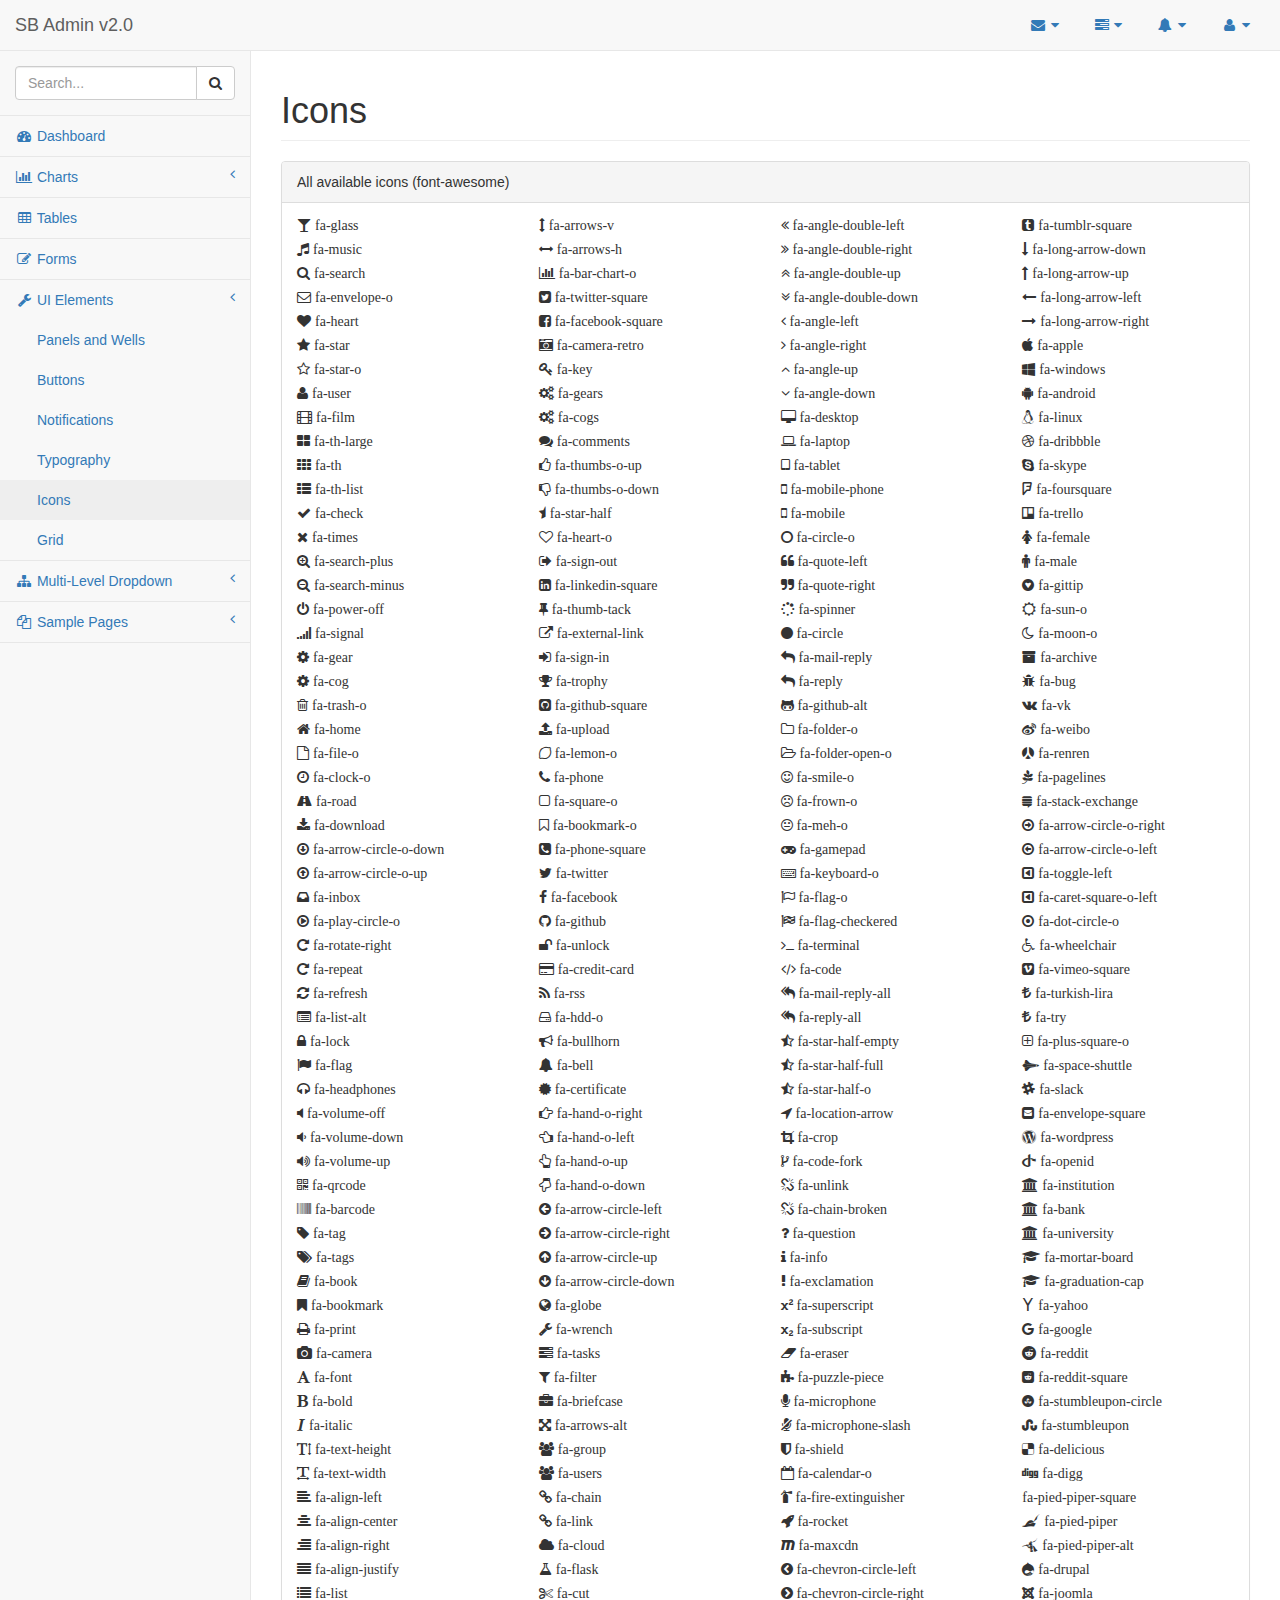
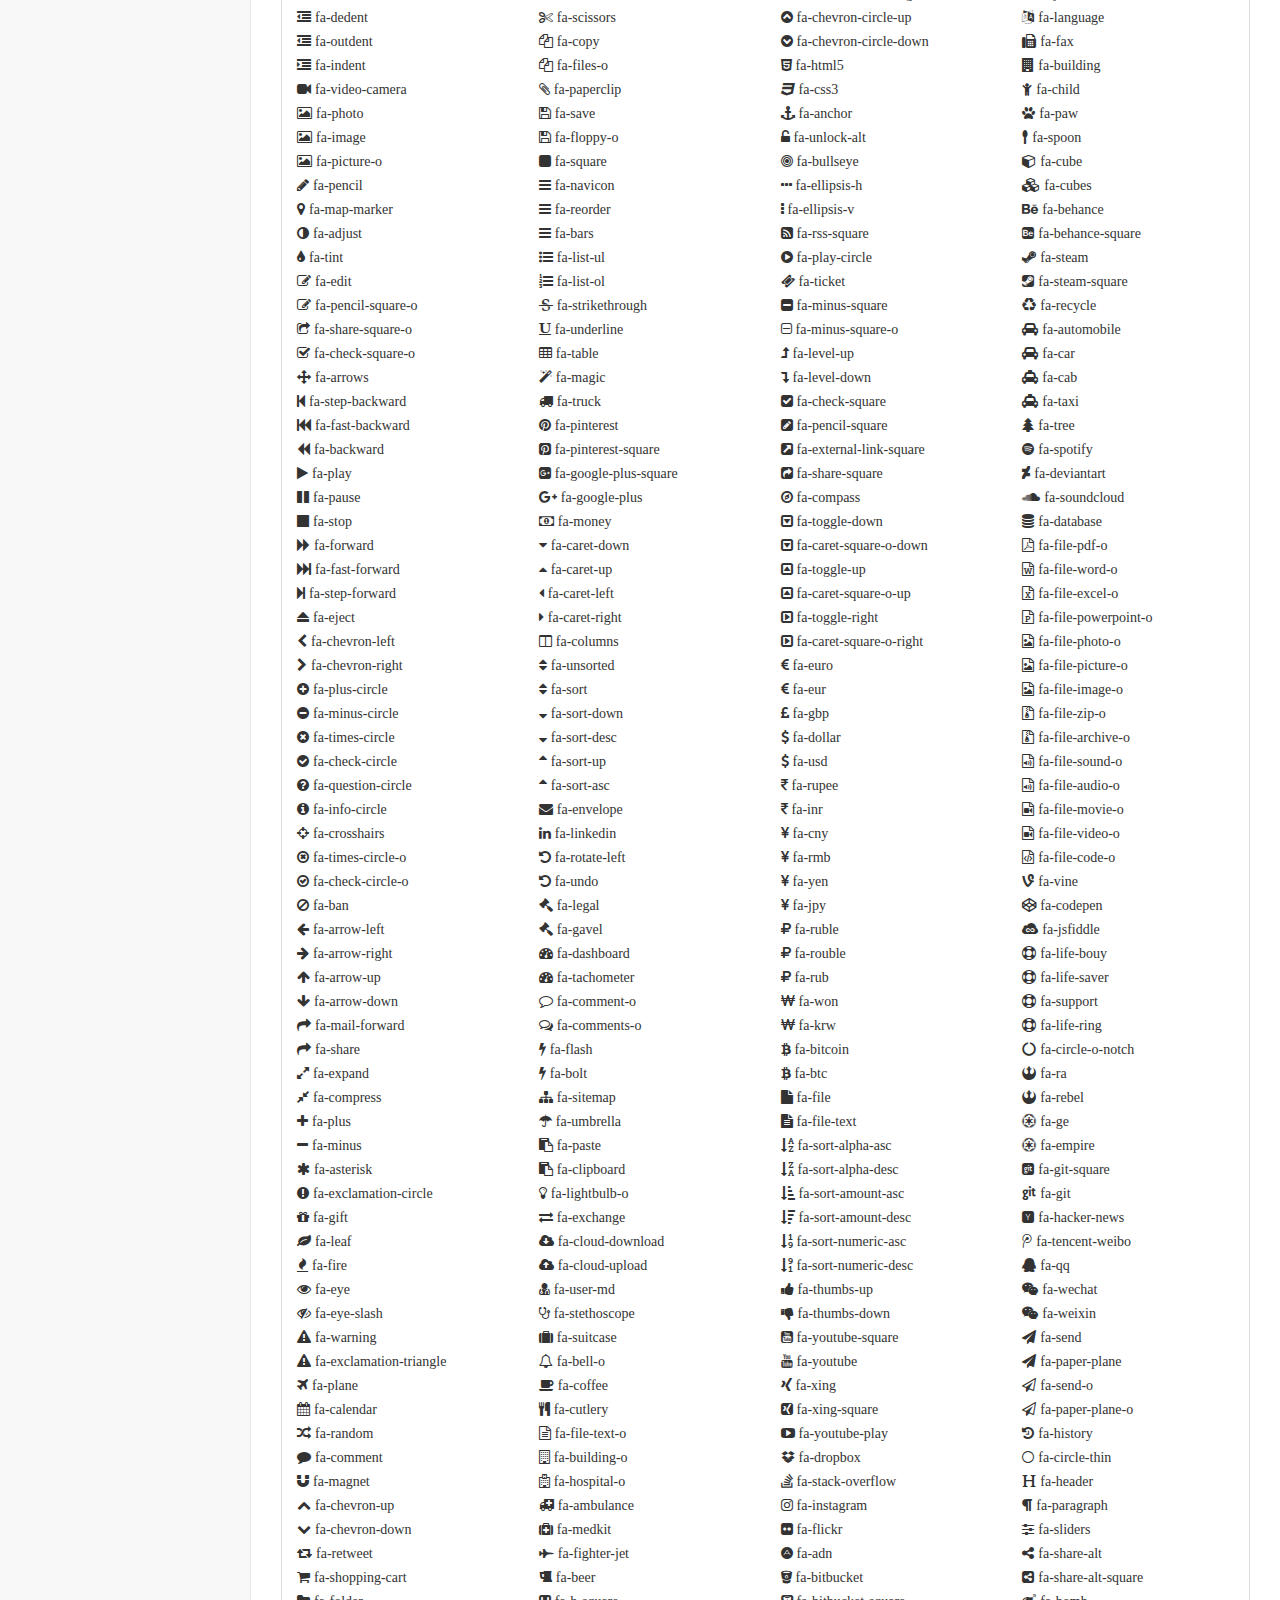
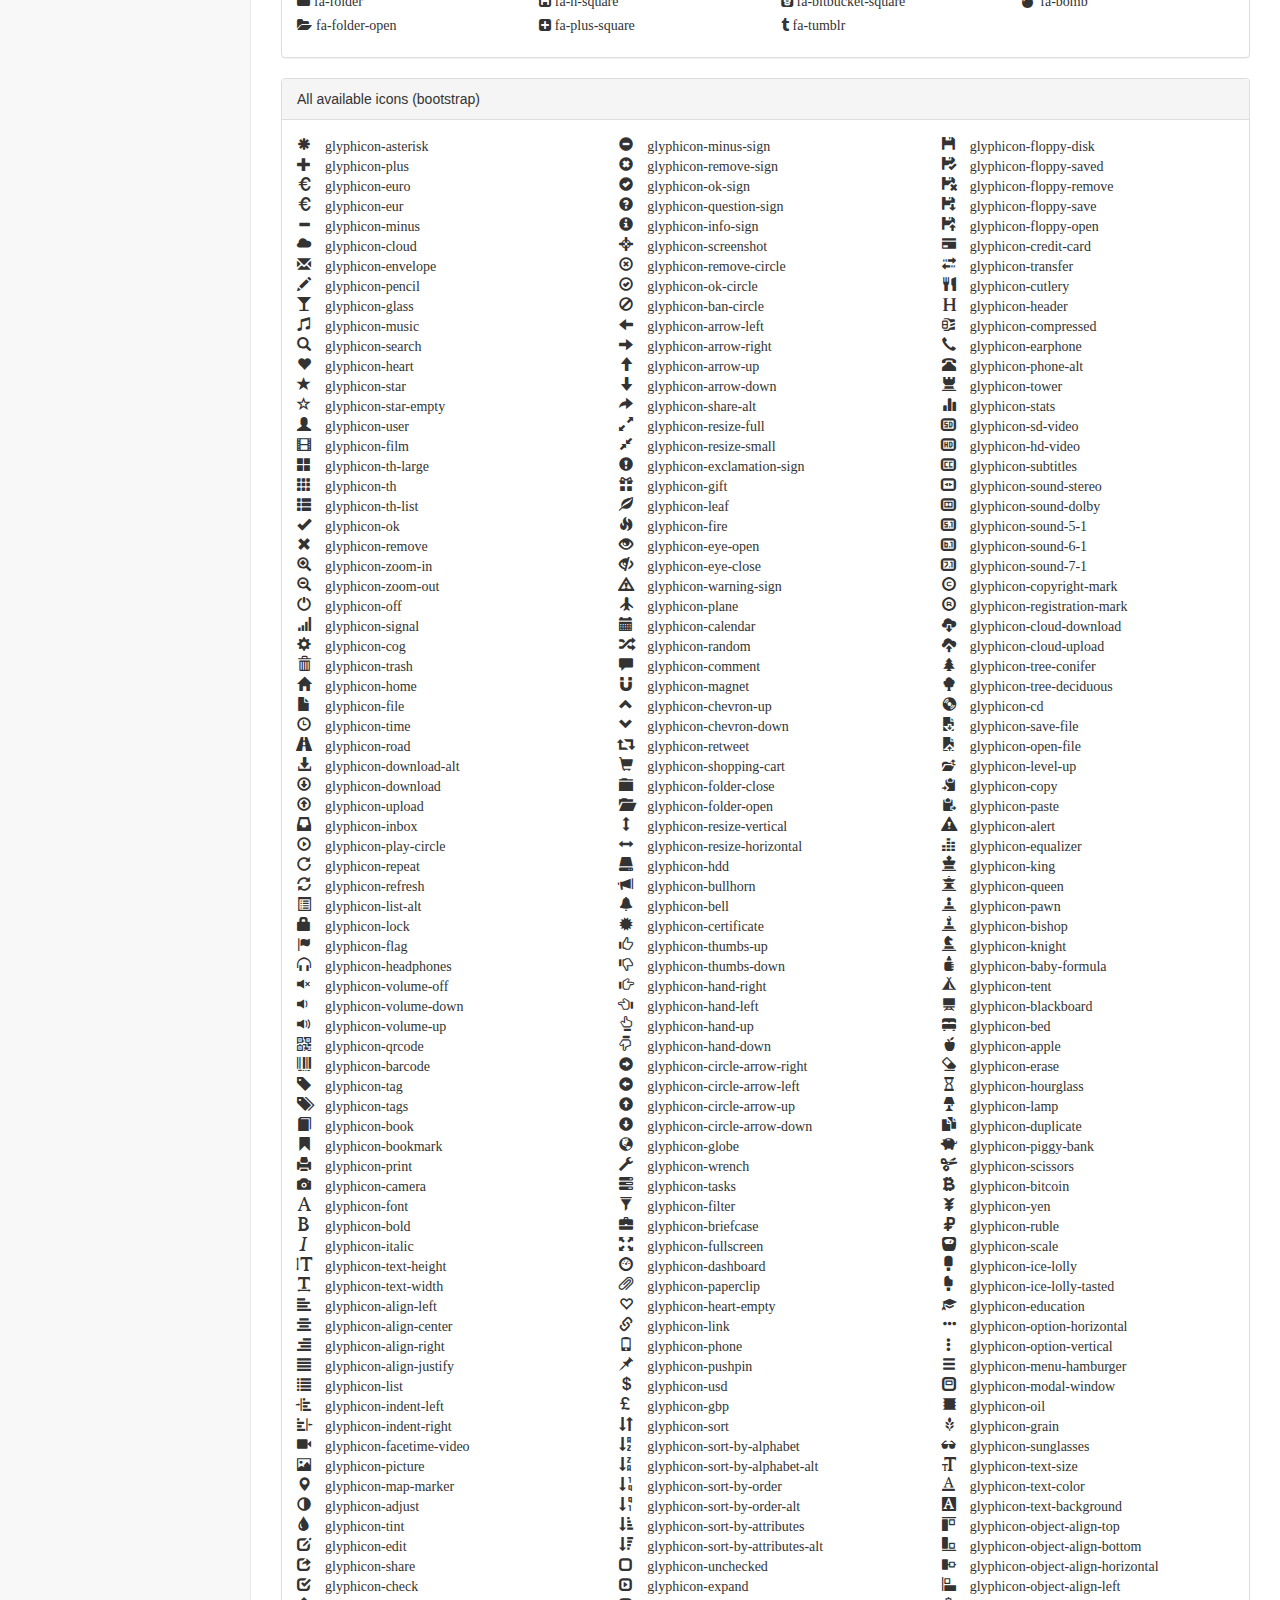
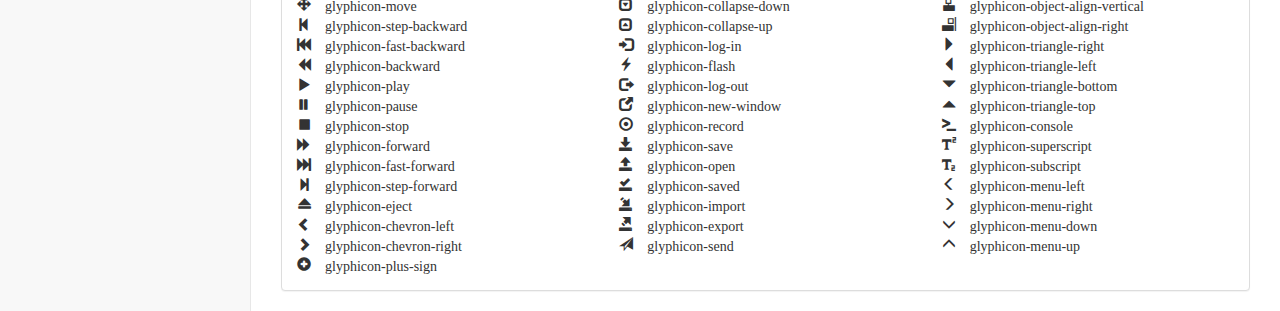
<file: startbootstrap-sb-admin-2-gh-pages/pages/icons.html>
<!DOCTYPE html>
<html lang="en">

<head>

    <meta charset="utf-8">
    <meta http-equiv="X-UA-Compatible" content="IE=edge">
    <meta name="viewport" content="width=device-width, initial-scale=1">
    <meta name="description" content="">
    <meta name="author" content="">

    <title>SB Admin 2 - Bootstrap Admin Theme</title>

    <!-- Bootstrap Core CSS -->
    <link href="../vendor/bootstrap/css/bootstrap.min.css" rel="stylesheet">

    <!-- MetisMenu CSS -->
    <link href="../vendor/metisMenu/metisMenu.min.css" rel="stylesheet">

    <!-- Custom CSS -->
    <link href="../dist/css/sb-admin-2.css" rel="stylesheet">

    <!-- Custom Fonts -->
    <link href="../vendor/font-awesome/css/font-awesome.min.css" rel="stylesheet" type="text/css">

    <!-- HTML5 Shim and Respond.js IE8 support of HTML5 elements and media queries -->
    <!-- WARNING: Respond.js doesn't work if you view the page via file:// -->
    <!--[if lt IE 9]>
        <script src="https://oss.maxcdn.com/libs/html5shiv/3.7.0/html5shiv.js"></script>
        <script src="https://oss.maxcdn.com/libs/respond.js/1.4.2/respond.min.js"></script>
    <![endif]-->

</head>

<body>

    <div id="wrapper">

        <!-- Navigation -->
        <nav class="navbar navbar-default navbar-static-top" role="navigation" style="margin-bottom: 0">
            <div class="navbar-header">
                <button type="button" class="navbar-toggle" data-toggle="collapse" data-target=".navbar-collapse">
                    <span class="sr-only">Toggle navigation</span>
                    <span class="icon-bar"></span>
                    <span class="icon-bar"></span>
                    <span class="icon-bar"></span>
                </button>
                <a class="navbar-brand" href="index.html">SB Admin v2.0</a>
            </div>
            <!-- /.navbar-header -->

            <ul class="nav navbar-top-links navbar-right">
                <li class="dropdown">
                    <a class="dropdown-toggle" data-toggle="dropdown" href="#">
                        <i class="fa fa-envelope fa-fw"></i> <i class="fa fa-caret-down"></i>
                    </a>
                    <ul class="dropdown-menu dropdown-messages">
                        <li>
                            <a href="#">
                                <div>
                                    <strong>John Smith</strong>
                                    <span class="pull-right text-muted">
                                            <em>Yesterday</em>
                                        </span>
                                </div>
                                <div>Lorem ipsum dolor sit amet, consectetur adipiscing elit. Pellentesque eleifend...</div>
                            </a>
                        </li>
                        <li class="divider"></li>
                        <li>
                            <a href="#">
                                <div>
                                    <strong>John Smith</strong>
                                    <span class="pull-right text-muted">
                                            <em>Yesterday</em>
                                        </span>
                                </div>
                                <div>Lorem ipsum dolor sit amet, consectetur adipiscing elit. Pellentesque eleifend...</div>
                            </a>
                        </li>
                        <li class="divider"></li>
                        <li>
                            <a href="#">
                                <div>
                                    <strong>John Smith</strong>
                                    <span class="pull-right text-muted">
                                            <em>Yesterday</em>
                                        </span>
                                </div>
                                <div>Lorem ipsum dolor sit amet, consectetur adipiscing elit. Pellentesque eleifend...</div>
                            </a>
                        </li>
                        <li class="divider"></li>
                        <li>
                            <a class="text-center" href="#">
                                <strong>Read All Messages</strong>
                                <i class="fa fa-angle-right"></i>
                            </a>
                        </li>
                    </ul>
                    <!-- /.dropdown-messages -->
                </li>
                <!-- /.dropdown -->
                <li class="dropdown">
                    <a class="dropdown-toggle" data-toggle="dropdown" href="#">
                        <i class="fa fa-tasks fa-fw"></i> <i class="fa fa-caret-down"></i>
                    </a>
                    <ul class="dropdown-menu dropdown-tasks">
                        <li>
                            <a href="#">
                                <div>
                                    <p>
                                        <strong>Task 1</strong>
                                        <span class="pull-right text-muted">40% Complete</span>
                                    </p>
                                    <div class="progress progress-striped active">
                                        <div class="progress-bar progress-bar-success" role="progressbar" aria-valuenow="40" aria-valuemin="0" aria-valuemax="100" style="width: 40%">
                                            <span class="sr-only">40% Complete (success)</span>
                                        </div>
                                    </div>
                                </div>
                            </a>
                        </li>
                        <li class="divider"></li>
                        <li>
                            <a href="#">
                                <div>
                                    <p>
                                        <strong>Task 2</strong>
                                        <span class="pull-right text-muted">20% Complete</span>
                                    </p>
                                    <div class="progress progress-striped active">
                                        <div class="progress-bar progress-bar-info" role="progressbar" aria-valuenow="20" aria-valuemin="0" aria-valuemax="100" style="width: 20%">
                                            <span class="sr-only">20% Complete</span>
                                        </div>
                                    </div>
                                </div>
                            </a>
                        </li>
                        <li class="divider"></li>
                        <li>
                            <a href="#">
                                <div>
                                    <p>
                                        <strong>Task 3</strong>
                                        <span class="pull-right text-muted">60% Complete</span>
                                    </p>
                                    <div class="progress progress-striped active">
                                        <div class="progress-bar progress-bar-warning" role="progressbar" aria-valuenow="60" aria-valuemin="0" aria-valuemax="100" style="width: 60%">
                                            <span class="sr-only">60% Complete (warning)</span>
                                        </div>
                                    </div>
                                </div>
                            </a>
                        </li>
                        <li class="divider"></li>
                        <li>
                            <a href="#">
                                <div>
                                    <p>
                                        <strong>Task 4</strong>
                                        <span class="pull-right text-muted">80% Complete</span>
                                    </p>
                                    <div class="progress progress-striped active">
                                        <div class="progress-bar progress-bar-danger" role="progressbar" aria-valuenow="80" aria-valuemin="0" aria-valuemax="100" style="width: 80%">
                                            <span class="sr-only">80% Complete (danger)</span>
                                        </div>
                                    </div>
                                </div>
                            </a>
                        </li>
                        <li class="divider"></li>
                        <li>
                            <a class="text-center" href="#">
                                <strong>See All Tasks</strong>
                                <i class="fa fa-angle-right"></i>
                            </a>
                        </li>
                    </ul>
                    <!-- /.dropdown-tasks -->
                </li>
                <!-- /.dropdown -->
                <li class="dropdown">
                    <a class="dropdown-toggle" data-toggle="dropdown" href="#">
                        <i class="fa fa-bell fa-fw"></i> <i class="fa fa-caret-down"></i>
                    </a>
                    <ul class="dropdown-menu dropdown-alerts">
                        <li>
                            <a href="#">
                                <div>
                                    <i class="fa fa-comment fa-fw"></i> New Comment
                                    <span class="pull-right text-muted small">4 minutes ago</span>
                                </div>
                            </a>
                        </li>
                        <li class="divider"></li>
                        <li>
                            <a href="#">
                                <div>
                                    <i class="fa fa-twitter fa-fw"></i> 3 New Followers
                                    <span class="pull-right text-muted small">12 minutes ago</span>
                                </div>
                            </a>
                        </li>
                        <li class="divider"></li>
                        <li>
                            <a href="#">
                                <div>
                                    <i class="fa fa-envelope fa-fw"></i> Message Sent
                                    <span class="pull-right text-muted small">4 minutes ago</span>
                                </div>
                            </a>
                        </li>
                        <li class="divider"></li>
                        <li>
                            <a href="#">
                                <div>
                                    <i class="fa fa-tasks fa-fw"></i> New Task
                                    <span class="pull-right text-muted small">4 minutes ago</span>
                                </div>
                            </a>
                        </li>
                        <li class="divider"></li>
                        <li>
                            <a href="#">
                                <div>
                                    <i class="fa fa-upload fa-fw"></i> Server Rebooted
                                    <span class="pull-right text-muted small">4 minutes ago</span>
                                </div>
                            </a>
                        </li>
                        <li class="divider"></li>
                        <li>
                            <a class="text-center" href="#">
                                <strong>See All Alerts</strong>
                                <i class="fa fa-angle-right"></i>
                            </a>
                        </li>
                    </ul>
                    <!-- /.dropdown-alerts -->
                </li>
                <!-- /.dropdown -->
                <li class="dropdown">
                    <a class="dropdown-toggle" data-toggle="dropdown" href="#">
                        <i class="fa fa-user fa-fw"></i> <i class="fa fa-caret-down"></i>
                    </a>
                    <ul class="dropdown-menu dropdown-user">
                        <li><a href="#"><i class="fa fa-user fa-fw"></i> User Profile</a>
                        </li>
                        <li><a href="#"><i class="fa fa-gear fa-fw"></i> Settings</a>
                        </li>
                        <li class="divider"></li>
                        <li><a href="login.html"><i class="fa fa-sign-out fa-fw"></i> Logout</a>
                        </li>
                    </ul>
                    <!-- /.dropdown-user -->
                </li>
                <!-- /.dropdown -->
            </ul>
            <!-- /.navbar-top-links -->

            <div class="navbar-default sidebar" role="navigation">
                <div class="sidebar-nav navbar-collapse">
                    <ul class="nav" id="side-menu">
                        <li class="sidebar-search">
                            <div class="input-group custom-search-form">
                                <input type="text" class="form-control" placeholder="Search...">
                                <span class="input-group-btn">
                                    <button class="btn btn-default" type="button">
                                        <i class="fa fa-search"></i>
                                    </button>
                                </span>
                            </div>
                            <!-- /input-group -->
                        </li>
                        <li>
                            <a href="index.html"><i class="fa fa-dashboard fa-fw"></i> Dashboard</a>
                        </li>
                        <li>
                            <a href="#"><i class="fa fa-bar-chart-o fa-fw"></i> Charts<span class="fa arrow"></span></a>
                            <ul class="nav nav-second-level">
                                <li>
                                    <a href="flot.html">Flot Charts</a>
                                </li>
                                <li>
                                    <a href="morris.html">Morris.js Charts</a>
                                </li>
                            </ul>
                            <!-- /.nav-second-level -->
                        </li>
                        <li>
                            <a href="tables.html"><i class="fa fa-table fa-fw"></i> Tables</a>
                        </li>
                        <li>
                            <a href="forms.html"><i class="fa fa-edit fa-fw"></i> Forms</a>
                        </li>
                        <li>
                            <a href="#"><i class="fa fa-wrench fa-fw"></i> UI Elements<span class="fa arrow"></span></a>
                            <ul class="nav nav-second-level">
                                <li>
                                    <a href="panels-wells.html">Panels and Wells</a>
                                </li>
                                <li>
                                    <a href="buttons.html">Buttons</a>
                                </li>
                                <li>
                                    <a href="notifications.html">Notifications</a>
                                </li>
                                <li>
                                    <a href="typography.html">Typography</a>
                                </li>
                                <li>
                                    <a href="icons.html"> Icons</a>
                                </li>
                                <li>
                                    <a href="grid.html">Grid</a>
                                </li>
                            </ul>
                            <!-- /.nav-second-level -->
                        </li>
                        <li>
                            <a href="#"><i class="fa fa-sitemap fa-fw"></i> Multi-Level Dropdown<span class="fa arrow"></span></a>
                            <ul class="nav nav-second-level">
                                <li>
                                    <a href="#">Second Level Item</a>
                                </li>
                                <li>
                                    <a href="#">Second Level Item</a>
                                </li>
                                <li>
                                    <a href="#">Third Level <span class="fa arrow"></span></a>
                                    <ul class="nav nav-third-level">
                                        <li>
                                            <a href="#">Third Level Item</a>
                                        </li>
                                        <li>
                                            <a href="#">Third Level Item</a>
                                        </li>
                                        <li>
                                            <a href="#">Third Level Item</a>
                                        </li>
                                        <li>
                                            <a href="#">Third Level Item</a>
                                        </li>
                                    </ul>
                                    <!-- /.nav-third-level -->
                                </li>
                            </ul>
                            <!-- /.nav-second-level -->
                        </li>
                        <li>
                            <a href="#"><i class="fa fa-files-o fa-fw"></i> Sample Pages<span class="fa arrow"></span></a>
                            <ul class="nav nav-second-level">
                                <li>
                                    <a href="blank.html">Blank Page</a>
                                </li>
                                <li>
                                    <a href="login.html">Login Page</a>
                                </li>
                            </ul>
                            <!-- /.nav-second-level -->
                        </li>
                    </ul>
                </div>
                <!-- /.sidebar-collapse -->
            </div>
            <!-- /.navbar-static-side -->
        </nav>

        <div id="page-wrapper">
            <div class="row">
                <div class="col-lg-12">
                    <h1 class="page-header">Icons</h1>
                </div>
                <!-- /.col-lg-12 -->
            </div>
            <!-- /.row -->
            <div class="row">
                <div class="col-lg-12">
                    <div class="panel panel-default">
                        <div class="panel-heading">
                            All available icons (font-awesome)
                        </div>
                        <div class="panel-body">
                            <div class="row">
                                <div class="fa col-lg-3">
                                    <p class="fa fa-glass"> fa-glass </p>
                                    <br/>
                                    <p class="fa fa-music"> fa-music </p>
                                    <br/>
                                    <p class="fa fa-search"> fa-search </p>
                                    <br/>
                                    <p class="fa fa-envelope-o"> fa-envelope-o </p>
                                    <br/>
                                    <p class="fa fa-heart"> fa-heart </p>
                                    <br/>
                                    <p class="fa fa-star"> fa-star </p>
                                    <br/>
                                    <p class="fa fa-star-o"> fa-star-o </p>
                                    <br/>
                                    <p class="fa fa-user"> fa-user </p>
                                    <br/>
                                    <p class="fa fa-film"> fa-film </p>
                                    <br/>
                                    <p class="fa fa-th-large"> fa-th-large </p>
                                    <br/>
                                    <p class="fa fa-th"> fa-th </p>
                                    <br/>
                                    <p class="fa fa-th-list"> fa-th-list </p>
                                    <br/>
                                    <p class="fa fa-check"> fa-check </p>
                                    <br/>
                                    <p class="fa fa-times"> fa-times </p>
                                    <br/>
                                    <p class="fa fa-search-plus"> fa-search-plus </p>
                                    <br/>
                                    <p class="fa fa-search-minus"> fa-search-minus </p>
                                    <br/>
                                    <p class="fa fa-power-off"> fa-power-off </p>
                                    <br/>
                                    <p class="fa fa-signal"> fa-signal </p>
                                    <br/>
                                    <p class="fa fa-gear"> fa-gear </p>
                                    <br/>
                                    <p class="fa fa-cog"> fa-cog </p>
                                    <br/>
                                    <p class="fa fa-trash-o"> fa-trash-o </p>
                                    <br/>
                                    <p class="fa fa-home"> fa-home </p>
                                    <br/>
                                    <p class="fa fa-file-o"> fa-file-o </p>
                                    <br/>
                                    <p class="fa fa-clock-o"> fa-clock-o </p>
                                    <br/>
                                    <p class="fa fa-road"> fa-road </p>
                                    <br/>
                                    <p class="fa fa-download"> fa-download </p>
                                    <br/>
                                    <p class="fa fa-arrow-circle-o-down"> fa-arrow-circle-o-down </p>
                                    <br/>
                                    <p class="fa fa-arrow-circle-o-up"> fa-arrow-circle-o-up </p>
                                    <br/>
                                    <p class="fa fa-inbox"> fa-inbox </p>
                                    <br/>
                                    <p class="fa fa-play-circle-o"> fa-play-circle-o </p>
                                    <br/>
                                    <p class="fa fa-rotate-right"> fa-rotate-right </p>
                                    <br/>
                                    <p class="fa fa-repeat"> fa-repeat </p>
                                    <br/>
                                    <p class="fa fa-refresh"> fa-refresh </p>
                                    <br/>
                                    <p class="fa fa-list-alt"> fa-list-alt </p>
                                    <br/>
                                    <p class="fa fa-lock"> fa-lock </p>
                                    <br/>
                                    <p class="fa fa-flag"> fa-flag </p>
                                    <br/>
                                    <p class="fa fa-headphones"> fa-headphones </p>
                                    <br/>
                                    <p class="fa fa-volume-off"> fa-volume-off </p>
                                    <br/>
                                    <p class="fa fa-volume-down"> fa-volume-down </p>
                                    <br/>
                                    <p class="fa fa-volume-up"> fa-volume-up </p>
                                    <br/>
                                    <p class="fa fa-qrcode"> fa-qrcode </p>
                                    <br/>
                                    <p class="fa fa-barcode"> fa-barcode </p>
                                    <br/>
                                    <p class="fa fa-tag"> fa-tag </p>
                                    <br/>
                                    <p class="fa fa-tags"> fa-tags </p>
                                    <br/>
                                    <p class="fa fa-book"> fa-book </p>
                                    <br/>
                                    <p class="fa fa-bookmark"> fa-bookmark </p>
                                    <br/>
                                    <p class="fa fa-print"> fa-print </p>
                                    <br/>
                                    <p class="fa fa-camera"> fa-camera </p>
                                    <br/>
                                    <p class="fa fa-font"> fa-font </p>
                                    <br/>
                                    <p class="fa fa-bold"> fa-bold </p>
                                    <br/>
                                    <p class="fa fa-italic"> fa-italic </p>
                                    <br/>
                                    <p class="fa fa-text-height"> fa-text-height </p>
                                    <br/>
                                    <p class="fa fa-text-width"> fa-text-width </p>
                                    <br/>
                                    <p class="fa fa-align-left"> fa-align-left </p>
                                    <br/>
                                    <p class="fa fa-align-center"> fa-align-center </p>
                                    <br/>
                                    <p class="fa fa-align-right"> fa-align-right </p>
                                    <br/>
                                    <p class="fa fa-align-justify"> fa-align-justify </p>
                                    <br/>
                                    <p class="fa fa-list"> fa-list </p>
                                    <br/>
                                    <p class="fa fa-dedent"> fa-dedent </p>
                                    <br/>
                                    <p class="fa fa-outdent"> fa-outdent </p>
                                    <br/>
                                    <p class="fa fa-indent"> fa-indent </p>
                                    <br/>
                                    <p class="fa fa-video-camera"> fa-video-camera </p>
                                    <br/>
                                    <p class="fa fa-photo"> fa-photo </p>
                                    <br/>
                                    <p class="fa fa-image"> fa-image </p>
                                    <br/>
                                    <p class="fa fa-picture-o"> fa-picture-o </p>
                                    <br/>
                                    <p class="fa fa-pencil"> fa-pencil </p>
                                    <br/>
                                    <p class="fa fa-map-marker"> fa-map-marker </p>
                                    <br/>
                                    <p class="fa fa-adjust"> fa-adjust </p>
                                    <br/>
                                    <p class="fa fa-tint"> fa-tint </p>
                                    <br/>
                                    <p class="fa fa-edit"> fa-edit </p>
                                    <br/>
                                    <p class="fa fa-pencil-square-o"> fa-pencil-square-o </p>
                                    <br/>
                                    <p class="fa fa-share-square-o"> fa-share-square-o </p>
                                    <br/>
                                    <p class="fa fa-check-square-o"> fa-check-square-o </p>
                                    <br/>
                                    <p class="fa fa-arrows"> fa-arrows </p>
                                    <br/>
                                    <p class="fa fa-step-backward"> fa-step-backward </p>
                                    <br/>
                                    <p class="fa fa-fast-backward"> fa-fast-backward </p>
                                    <br/>
                                    <p class="fa fa-backward"> fa-backward </p>
                                    <br/>
                                    <p class="fa fa-play"> fa-play </p>
                                    <br/>
                                    <p class="fa fa-pause"> fa-pause </p>
                                    <br/>
                                    <p class="fa fa-stop"> fa-stop </p>
                                    <br/>
                                    <p class="fa fa-forward"> fa-forward </p>
                                    <br/>
                                    <p class="fa fa-fast-forward"> fa-fast-forward </p>
                                    <br/>
                                    <p class="fa fa-step-forward"> fa-step-forward </p>
                                    <br/>
                                    <p class="fa fa-eject"> fa-eject </p>
                                    <br/>
                                    <p class="fa fa-chevron-left"> fa-chevron-left </p>
                                    <br/>
                                    <p class="fa fa-chevron-right"> fa-chevron-right </p>
                                    <br/>
                                    <p class="fa fa-plus-circle"> fa-plus-circle </p>
                                    <br/>
                                    <p class="fa fa-minus-circle"> fa-minus-circle </p>
                                    <br/>
                                    <p class="fa fa-times-circle"> fa-times-circle </p>
                                    <br/>
                                    <p class="fa fa-check-circle"> fa-check-circle </p>
                                    <br/>
                                    <p class="fa fa-question-circle"> fa-question-circle </p>
                                    <br/>
                                    <p class="fa fa-info-circle"> fa-info-circle </p>
                                    <br/>
                                    <p class="fa fa-crosshairs"> fa-crosshairs </p>
                                    <br/>
                                    <p class="fa fa-times-circle-o"> fa-times-circle-o </p>
                                    <br/>
                                    <p class="fa fa-check-circle-o"> fa-check-circle-o </p>
                                    <br/>
                                    <p class="fa fa-ban"> fa-ban </p>
                                    <br/>
                                    <p class="fa fa-arrow-left"> fa-arrow-left </p>
                                    <br/>
                                    <p class="fa fa-arrow-right"> fa-arrow-right </p>
                                    <br/>
                                    <p class="fa fa-arrow-up"> fa-arrow-up </p>
                                    <br/>
                                    <p class="fa fa-arrow-down"> fa-arrow-down </p>
                                    <br/>
                                    <p class="fa fa-mail-forward"> fa-mail-forward </p>
                                    <br/>
                                    <p class="fa fa-share"> fa-share </p>
                                    <br/>
                                    <p class="fa fa-expand"> fa-expand </p>
                                    <br/>
                                    <p class="fa fa-compress"> fa-compress </p>
                                    <br/>
                                    <p class="fa fa-plus"> fa-plus </p>
                                    <br/>
                                    <p class="fa fa-minus"> fa-minus </p>
                                    <br/>
                                    <p class="fa fa-asterisk"> fa-asterisk </p>
                                    <br/>
                                    <p class="fa fa-exclamation-circle"> fa-exclamation-circle </p>
                                    <br/>
                                    <p class="fa fa-gift"> fa-gift </p>
                                    <br/>
                                    <p class="fa fa-leaf"> fa-leaf </p>
                                    <br/>
                                    <p class="fa fa-fire"> fa-fire </p>
                                    <br/>
                                    <p class="fa fa-eye"> fa-eye </p>
                                    <br/>
                                    <p class="fa fa-eye-slash"> fa-eye-slash </p>
                                    <br/>
                                    <p class="fa fa-warning"> fa-warning </p>
                                    <br/>
                                    <p class="fa fa-exclamation-triangle"> fa-exclamation-triangle </p>
                                    <br/>
                                    <p class="fa fa-plane"> fa-plane </p>
                                    <br/>
                                    <p class="fa fa-calendar"> fa-calendar </p>
                                    <br/>
                                    <p class="fa fa-random"> fa-random </p>
                                    <br/>
                                    <p class="fa fa-comment"> fa-comment </p>
                                    <br/>
                                    <p class="fa fa-magnet"> fa-magnet </p>
                                    <br/>
                                    <p class="fa fa-chevron-up"> fa-chevron-up </p>
                                    <br/>
                                    <p class="fa fa-chevron-down"> fa-chevron-down </p>
                                    <br/>
                                    <p class="fa fa-retweet"> fa-retweet </p>
                                    <br/>
                                    <p class="fa fa-shopping-cart"> fa-shopping-cart </p>
                                    <br/>
                                    <p class="fa fa-folder"> fa-folder </p>
                                    <br/>
                                    <p class="fa fa-folder-open"> fa-folder-open </p>
                                    <br/>
                                </div>
                                <!-- /.col-lg-6 (nested) -->
                                <div class="fa col-lg-3">
                                    <p class="fa fa-arrows-v"> fa-arrows-v </p>
                                    <br/>
                                    <p class="fa fa-arrows-h"> fa-arrows-h </p>
                                    <br/>
                                    <p class="fa fa-bar-chart-o"> fa-bar-chart-o </p>
                                    <br/>
                                    <p class="fa fa-twitter-square"> fa-twitter-square </p>
                                    <br/>
                                    <p class="fa fa-facebook-square"> fa-facebook-square </p>
                                    <br/>
                                    <p class="fa fa-camera-retro"> fa-camera-retro </p>
                                    <br/>
                                    <p class="fa fa-key"> fa-key </p>
                                    <br/>
                                    <p class="fa fa-gears"> fa-gears </p>
                                    <br/>
                                    <p class="fa fa-cogs"> fa-cogs </p>
                                    <br/>
                                    <p class="fa fa-comments"> fa-comments </p>
                                    <br/>
                                    <p class="fa fa-thumbs-o-up"> fa-thumbs-o-up </p>
                                    <br/>
                                    <p class="fa fa-thumbs-o-down"> fa-thumbs-o-down </p>
                                    <br/>
                                    <p class="fa fa-star-half"> fa-star-half </p>
                                    <br/>
                                    <p class="fa fa-heart-o"> fa-heart-o </p>
                                    <br/>
                                    <p class="fa fa-sign-out"> fa-sign-out </p>
                                    <br/>
                                    <p class="fa fa-linkedin-square"> fa-linkedin-square </p>
                                    <br/>
                                    <p class="fa fa-thumb-tack"> fa-thumb-tack </p>
                                    <br/>
                                    <p class="fa fa-external-link"> fa-external-link </p>
                                    <br/>
                                    <p class="fa fa-sign-in"> fa-sign-in </p>
                                    <br/>
                                    <p class="fa fa-trophy"> fa-trophy </p>
                                    <br/>
                                    <p class="fa fa-github-square"> fa-github-square </p>
                                    <br/>
                                    <p class="fa fa-upload"> fa-upload </p>
                                    <br/>
                                    <p class="fa fa-lemon-o"> fa-lemon-o </p>
                                    <br/>
                                    <p class="fa fa-phone"> fa-phone </p>
                                    <br/>
                                    <p class="fa fa-square-o"> fa-square-o </p>
                                    <br/>
                                    <p class="fa fa-bookmark-o"> fa-bookmark-o </p>
                                    <br/>
                                    <p class="fa fa-phone-square"> fa-phone-square </p>
                                    <br/>
                                    <p class="fa fa-twitter"> fa-twitter </p>
                                    <br/>
                                    <p class="fa fa-facebook"> fa-facebook </p>
                                    <br/>
                                    <p class="fa fa-github"> fa-github </p>
                                    <br/>
                                    <p class="fa fa-unlock"> fa-unlock </p>
                                    <br/>
                                    <p class="fa fa-credit-card"> fa-credit-card </p>
                                    <br/>
                                    <p class="fa fa-rss"> fa-rss </p>
                                    <br/>
                                    <p class="fa fa-hdd-o"> fa-hdd-o </p>
                                    <br/>
                                    <p class="fa fa-bullhorn"> fa-bullhorn </p>
                                    <br/>
                                    <p class="fa fa-bell"> fa-bell </p>
                                    <br/>
                                    <p class="fa fa-certificate"> fa-certificate </p>
                                    <br/>
                                    <p class="fa fa-hand-o-right"> fa-hand-o-right </p>
                                    <br/>
                                    <p class="fa fa-hand-o-left"> fa-hand-o-left </p>
                                    <br/>
                                    <p class="fa fa-hand-o-up"> fa-hand-o-up </p>
                                    <br/>
                                    <p class="fa fa-hand-o-down"> fa-hand-o-down </p>
                                    <br/>
                                    <p class="fa fa-arrow-circle-left"> fa-arrow-circle-left </p>
                                    <br/>
                                    <p class="fa fa-arrow-circle-right"> fa-arrow-circle-right </p>
                                    <br/>
                                    <p class="fa fa-arrow-circle-up"> fa-arrow-circle-up </p>
                                    <br/>
                                    <p class="fa fa-arrow-circle-down"> fa-arrow-circle-down </p>
                                    <br/>
                                    <p class="fa fa-globe"> fa-globe </p>
                                    <br/>
                                    <p class="fa fa-wrench"> fa-wrench </p>
                                    <br/>
                                    <p class="fa fa-tasks"> fa-tasks </p>
                                    <br/>
                                    <p class="fa fa-filter"> fa-filter </p>
                                    <br/>
                                    <p class="fa fa-briefcase"> fa-briefcase </p>
                                    <br/>
                                    <p class="fa fa-arrows-alt"> fa-arrows-alt </p>
                                    <br/>
                                    <p class="fa fa-group"> fa-group </p>
                                    <br/>
                                    <p class="fa fa-users"> fa-users </p>
                                    <br/>
                                    <p class="fa fa-chain"> fa-chain </p>
                                    <br/>
                                    <p class="fa fa-link"> fa-link </p>
                                    <br/>
                                    <p class="fa fa-cloud"> fa-cloud </p>
                                    <br/>
                                    <p class="fa fa-flask"> fa-flask </p>
                                    <br/>
                                    <p class="fa fa-cut"> fa-cut </p>
                                    <br/>
                                    <p class="fa fa-scissors"> fa-scissors </p>
                                    <br/>
                                    <p class="fa fa-copy"> fa-copy </p>
                                    <br/>
                                    <p class="fa fa-files-o"> fa-files-o </p>
                                    <br/>
                                    <p class="fa fa-paperclip"> fa-paperclip </p>
                                    <br/>
                                    <p class="fa fa-save"> fa-save </p>
                                    <br/>
                                    <p class="fa fa-floppy-o"> fa-floppy-o </p>
                                    <br/>
                                    <p class="fa fa-square"> fa-square </p>
                                    <br/>
                                    <p class="fa fa-navicon"> fa-navicon </p>
                                    <br/>
                                    <p class="fa fa-reorder"> fa-reorder </p>
                                    <br/>
                                    <p class="fa fa-bars"> fa-bars </p>
                                    <br/>
                                    <p class="fa fa-list-ul"> fa-list-ul </p>
                                    <br/>
                                    <p class="fa fa-list-ol"> fa-list-ol </p>
                                    <br/>
                                    <p class="fa fa-strikethrough"> fa-strikethrough </p>
                                    <br/>
                                    <p class="fa fa-underline"> fa-underline </p>
                                    <br/>
                                    <p class="fa fa-table"> fa-table </p>
                                    <br/>
                                    <p class="fa fa-magic"> fa-magic </p>
                                    <br/>
                                    <p class="fa fa-truck"> fa-truck </p>
                                    <br/>
                                    <p class="fa fa-pinterest"> fa-pinterest </p>
                                    <br/>
                                    <p class="fa fa-pinterest-square"> fa-pinterest-square </p>
                                    <br/>
                                    <p class="fa fa-google-plus-square"> fa-google-plus-square </p>
                                    <br/>
                                    <p class="fa fa-google-plus"> fa-google-plus </p>
                                    <br/>
                                    <p class="fa fa-money"> fa-money </p>
                                    <br/>
                                    <p class="fa fa-caret-down"> fa-caret-down </p>
                                    <br/>
                                    <p class="fa fa-caret-up"> fa-caret-up </p>
                                    <br/>
                                    <p class="fa fa-caret-left"> fa-caret-left </p>
                                    <br/>
                                    <p class="fa fa-caret-right"> fa-caret-right </p>
                                    <br/>
                                    <p class="fa fa-columns"> fa-columns </p>
                                    <br/>
                                    <p class="fa fa-unsorted"> fa-unsorted </p>
                                    <br/>
                                    <p class="fa fa-sort"> fa-sort </p>
                                    <br/>
                                    <p class="fa fa-sort-down"> fa-sort-down </p>
                                    <br/>
                                    <p class="fa fa-sort-desc"> fa-sort-desc </p>
                                    <br/>
                                    <p class="fa fa-sort-up"> fa-sort-up </p>
                                    <br/>
                                    <p class="fa fa-sort-asc"> fa-sort-asc </p>
                                    <br/>
                                    <p class="fa fa-envelope"> fa-envelope </p>
                                    <br/>
                                    <p class="fa fa-linkedin"> fa-linkedin </p>
                                    <br/>
                                    <p class="fa fa-rotate-left"> fa-rotate-left </p>
                                    <br/>
                                    <p class="fa fa-undo"> fa-undo </p>
                                    <br/>
                                    <p class="fa fa-legal"> fa-legal </p>
                                    <br/>
                                    <p class="fa fa-gavel"> fa-gavel </p>
                                    <br/>
                                    <p class="fa fa-dashboard"> fa-dashboard </p>
                                    <br/>
                                    <p class="fa fa-tachometer"> fa-tachometer </p>
                                    <br/>
                                    <p class="fa fa-comment-o"> fa-comment-o </p>
                                    <br/>
                                    <p class="fa fa-comments-o"> fa-comments-o </p>
                                    <br/>
                                    <p class="fa fa-flash"> fa-flash </p>
                                    <br/>
                                    <p class="fa fa-bolt"> fa-bolt </p>
                                    <br/>
                                    <p class="fa fa-sitemap"> fa-sitemap </p>
                                    <br/>
                                    <p class="fa fa-umbrella"> fa-umbrella </p>
                                    <br/>
                                    <p class="fa fa-paste"> fa-paste </p>
                                    <br/>
                                    <p class="fa fa-clipboard"> fa-clipboard </p>
                                    <br/>
                                    <p class="fa fa-lightbulb-o"> fa-lightbulb-o </p>
                                    <br/>
                                    <p class="fa fa-exchange"> fa-exchange </p>
                                    <br/>
                                    <p class="fa fa-cloud-download"> fa-cloud-download </p>
                                    <br/>
                                    <p class="fa fa-cloud-upload"> fa-cloud-upload </p>
                                    <br/>
                                    <p class="fa fa-user-md"> fa-user-md </p>
                                    <br/>
                                    <p class="fa fa-stethoscope"> fa-stethoscope </p>
                                    <br/>
                                    <p class="fa fa-suitcase"> fa-suitcase </p>
                                    <br/>
                                    <p class="fa fa-bell-o"> fa-bell-o </p>
                                    <br/>
                                    <p class="fa fa-coffee"> fa-coffee </p>
                                    <br/>
                                    <p class="fa fa-cutlery"> fa-cutlery </p>
                                    <br/>
                                    <p class="fa fa-file-text-o"> fa-file-text-o </p>
                                    <br/>
                                    <p class="fa fa-building-o"> fa-building-o </p>
                                    <br/>
                                    <p class="fa fa-hospital-o"> fa-hospital-o </p>
                                    <br/>
                                    <p class="fa fa-ambulance"> fa-ambulance </p>
                                    <br/>
                                    <p class="fa fa-medkit"> fa-medkit </p>
                                    <br/>
                                    <p class="fa fa-fighter-jet"> fa-fighter-jet </p>
                                    <br/>
                                    <p class="fa fa-beer"> fa-beer </p>
                                    <br/>
                                    <p class="fa fa-h-square"> fa-h-square </p>
                                    <br/>
                                    <p class="fa fa-plus-square"> fa-plus-square </p>
                                    <br/>
                                </div>
                                <div class="fa col-lg-3">
                                    <p class="fa fa-angle-double-left"> fa-angle-double-left </p>
                                    <br/>
                                    <p class="fa fa-angle-double-right"> fa-angle-double-right </p>
                                    <br/>
                                    <p class="fa fa-angle-double-up"> fa-angle-double-up </p>
                                    <br/>
                                    <p class="fa fa-angle-double-down"> fa-angle-double-down </p>
                                    <br/>
                                    <p class="fa fa-angle-left"> fa-angle-left </p>
                                    <br/>
                                    <p class="fa fa-angle-right"> fa-angle-right </p>
                                    <br/>
                                    <p class="fa fa-angle-up"> fa-angle-up </p>
                                    <br/>
                                    <p class="fa fa-angle-down"> fa-angle-down </p>
                                    <br/>
                                    <p class="fa fa-desktop"> fa-desktop </p>
                                    <br/>
                                    <p class="fa fa-laptop"> fa-laptop </p>
                                    <br/>
                                    <p class="fa fa-tablet"> fa-tablet </p>
                                    <br/>
                                    <p class="fa fa-mobile-phone"> fa-mobile-phone </p>
                                    <br/>
                                    <p class="fa fa-mobile"> fa-mobile </p>
                                    <br/>
                                    <p class="fa fa-circle-o"> fa-circle-o </p>
                                    <br/>
                                    <p class="fa fa-quote-left"> fa-quote-left </p>
                                    <br/>
                                    <p class="fa fa-quote-right"> fa-quote-right </p>
                                    <br/>
                                    <p class="fa fa-spinner"> fa-spinner </p>
                                    <br/>
                                    <p class="fa fa-circle"> fa-circle </p>
                                    <br/>
                                    <p class="fa fa-mail-reply"> fa-mail-reply </p>
                                    <br/>
                                    <p class="fa fa-reply"> fa-reply </p>
                                    <br/>
                                    <p class="fa fa-github-alt"> fa-github-alt </p>
                                    <br/>
                                    <p class="fa fa-folder-o"> fa-folder-o </p>
                                    <br/>
                                    <p class="fa fa-folder-open-o"> fa-folder-open-o </p>
                                    <br/>
                                    <p class="fa fa-smile-o"> fa-smile-o </p>
                                    <br/>
                                    <p class="fa fa-frown-o"> fa-frown-o </p>
                                    <br/>
                                    <p class="fa fa-meh-o"> fa-meh-o </p>
                                    <br/>
                                    <p class="fa fa-gamepad"> fa-gamepad </p>
                                    <br/>
                                    <p class="fa fa-keyboard-o"> fa-keyboard-o </p>
                                    <br/>
                                    <p class="fa fa-flag-o"> fa-flag-o </p>
                                    <br/>
                                    <p class="fa fa-flag-checkered"> fa-flag-checkered </p>
                                    <br/>
                                    <p class="fa fa-terminal"> fa-terminal </p>
                                    <br/>
                                    <p class="fa fa-code"> fa-code </p>
                                    <br/>
                                    <p class="fa fa-mail-reply-all"> fa-mail-reply-all </p>
                                    <br/>
                                    <p class="fa fa-reply-all"> fa-reply-all </p>
                                    <br/>
                                    <p class="fa fa-star-half-empty"> fa-star-half-empty </p>
                                    <br/>
                                    <p class="fa fa-star-half-full"> fa-star-half-full </p>
                                    <br/>
                                    <p class="fa fa-star-half-o"> fa-star-half-o </p>
                                    <br/>
                                    <p class="fa fa-location-arrow"> fa-location-arrow </p>
                                    <br/>
                                    <p class="fa fa-crop"> fa-crop </p>
                                    <br/>
                                    <p class="fa fa-code-fork"> fa-code-fork </p>
                                    <br/>
                                    <p class="fa fa-unlink"> fa-unlink </p>
                                    <br/>
                                    <p class="fa fa-chain-broken"> fa-chain-broken </p>
                                    <br/>
                                    <p class="fa fa-question"> fa-question </p>
                                    <br/>
                                    <p class="fa fa-info"> fa-info </p>
                                    <br/>
                                    <p class="fa fa-exclamation"> fa-exclamation </p>
                                    <br/>
                                    <p class="fa fa-superscript"> fa-superscript </p>
                                    <br/>
                                    <p class="fa fa-subscript"> fa-subscript </p>
                                    <br/>
                                    <p class="fa fa-eraser"> fa-eraser </p>
                                    <br/>
                                    <p class="fa fa-puzzle-piece"> fa-puzzle-piece </p>
                                    <br/>
                                    <p class="fa fa-microphone"> fa-microphone </p>
                                    <br/>
                                    <p class="fa fa-microphone-slash"> fa-microphone-slash </p>
                                    <br/>
                                    <p class="fa fa-shield"> fa-shield </p>
                                    <br/>
                                    <p class="fa fa-calendar-o"> fa-calendar-o </p>
                                    <br/>
                                    <p class="fa fa-fire-extinguisher"> fa-fire-extinguisher </p>
                                    <br/>
                                    <p class="fa fa-rocket"> fa-rocket </p>
                                    <br/>
                                    <p class="fa fa-maxcdn"> fa-maxcdn </p>
                                    <br/>
                                    <p class="fa fa-chevron-circle-left"> fa-chevron-circle-left </p>
                                    <br/>
                                    <p class="fa fa-chevron-circle-right"> fa-chevron-circle-right </p>
                                    <br/>
                                    <p class="fa fa-chevron-circle-up"> fa-chevron-circle-up </p>
                                    <br/>
                                    <p class="fa fa-chevron-circle-down"> fa-chevron-circle-down </p>
                                    <br/>
                                    <p class="fa fa-html5"> fa-html5 </p>
                                    <br/>
                                    <p class="fa fa-css3"> fa-css3 </p>
                                    <br/>
                                    <p class="fa fa-anchor"> fa-anchor </p>
                                    <br/>
                                    <p class="fa fa-unlock-alt"> fa-unlock-alt </p>
                                    <br/>
                                    <p class="fa fa-bullseye"> fa-bullseye </p>
                                    <br/>
                                    <p class="fa fa-ellipsis-h"> fa-ellipsis-h </p>
                                    <br/>
                                    <p class="fa fa-ellipsis-v"> fa-ellipsis-v </p>
                                    <br/>
                                    <p class="fa fa-rss-square"> fa-rss-square </p>
                                    <br/>
                                    <p class="fa fa-play-circle"> fa-play-circle </p>
                                    <br/>
                                    <p class="fa fa-ticket"> fa-ticket </p>
                                    <br/>
                                    <p class="fa fa-minus-square"> fa-minus-square </p>
                                    <br/>
                                    <p class="fa fa-minus-square-o"> fa-minus-square-o </p>
                                    <br/>
                                    <p class="fa fa-level-up"> fa-level-up </p>
                                    <br/>
                                    <p class="fa fa-level-down"> fa-level-down </p>
                                    <br/>
                                    <p class="fa fa-check-square"> fa-check-square </p>
                                    <br/>
                                    <p class="fa fa-pencil-square"> fa-pencil-square </p>
                                    <br/>
                                    <p class="fa fa-external-link-square"> fa-external-link-square </p>
                                    <br/>
                                    <p class="fa fa-share-square"> fa-share-square </p>
                                    <br/>
                                    <p class="fa fa-compass"> fa-compass </p>
                                    <br/>
                                    <p class="fa fa-toggle-down"> fa-toggle-down </p>
                                    <br/>
                                    <p class="fa fa-caret-square-o-down"> fa-caret-square-o-down </p>
                                    <br/>
                                    <p class="fa fa-toggle-up"> fa-toggle-up </p>
                                    <br/>
                                    <p class="fa fa-caret-square-o-up"> fa-caret-square-o-up </p>
                                    <br/>
                                    <p class="fa fa-toggle-right"> fa-toggle-right </p>
                                    <br/>
                                    <p class="fa fa-caret-square-o-right"> fa-caret-square-o-right </p>
                                    <br/>
                                    <p class="fa fa-euro"> fa-euro </p>
                                    <br/>
                                    <p class="fa fa-eur"> fa-eur </p>
                                    <br/>
                                    <p class="fa fa-gbp"> fa-gbp </p>
                                    <br/>
                                    <p class="fa fa-dollar"> fa-dollar </p>
                                    <br/>
                                    <p class="fa fa-usd"> fa-usd </p>
                                    <br/>
                                    <p class="fa fa-rupee"> fa-rupee </p>
                                    <br/>
                                    <p class="fa fa-inr"> fa-inr </p>
                                    <br/>
                                    <p class="fa fa-cny"> fa-cny </p>
                                    <br/>
                                    <p class="fa fa-rmb"> fa-rmb </p>
                                    <br/>
                                    <p class="fa fa-yen"> fa-yen </p>
                                    <br/>
                                    <p class="fa fa-jpy"> fa-jpy </p>
                                    <br/>
                                    <p class="fa fa-ruble"> fa-ruble </p>
                                    <br/>
                                    <p class="fa fa-rouble"> fa-rouble </p>
                                    <br/>
                                    <p class="fa fa-rub"> fa-rub </p>
                                    <br/>
                                    <p class="fa fa-won"> fa-won </p>
                                    <br/>
                                    <p class="fa fa-krw"> fa-krw </p>
                                    <br/>
                                    <p class="fa fa-bitcoin"> fa-bitcoin </p>
                                    <br/>
                                    <p class="fa fa-btc"> fa-btc </p>
                                    <br/>
                                    <p class="fa fa-file"> fa-file </p>
                                    <br/>
                                    <p class="fa fa-file-text"> fa-file-text </p>
                                    <br/>
                                    <p class="fa fa-sort-alpha-asc"> fa-sort-alpha-asc </p>
                                    <br/>
                                    <p class="fa fa-sort-alpha-desc"> fa-sort-alpha-desc </p>
                                    <br/>
                                    <p class="fa fa-sort-amount-asc"> fa-sort-amount-asc </p>
                                    <br/>
                                    <p class="fa fa-sort-amount-desc"> fa-sort-amount-desc </p>
                                    <br/>
                                    <p class="fa fa-sort-numeric-asc"> fa-sort-numeric-asc </p>
                                    <br/>
                                    <p class="fa fa-sort-numeric-desc"> fa-sort-numeric-desc </p>
                                    <br/>
                                    <p class="fa fa-thumbs-up"> fa-thumbs-up </p>
                                    <br/>
                                    <p class="fa fa-thumbs-down"> fa-thumbs-down </p>
                                    <br/>
                                    <p class="fa fa-youtube-square"> fa-youtube-square </p>
                                    <br/>
                                    <p class="fa fa-youtube"> fa-youtube </p>
                                    <br/>
                                    <p class="fa fa-xing"> fa-xing </p>
                                    <br/>
                                    <p class="fa fa-xing-square"> fa-xing-square </p>
                                    <br/>
                                    <p class="fa fa-youtube-play"> fa-youtube-play </p>
                                    <br/>
                                    <p class="fa fa-dropbox"> fa-dropbox </p>
                                    <br/>
                                    <p class="fa fa-stack-overflow"> fa-stack-overflow </p>
                                    <br/>
                                    <p class="fa fa-instagram"> fa-instagram </p>
                                    <br/>
                                    <p class="fa fa-flickr"> fa-flickr </p>
                                    <br/>
                                    <p class="fa fa-adn"> fa-adn </p>
                                    <br/>
                                    <p class="fa fa-bitbucket"> fa-bitbucket </p>
                                    <br/>
                                    <p class="fa fa-bitbucket-square"> fa-bitbucket-square </p>
                                    <br/>
                                    <p class="fa fa-tumblr"> fa-tumblr </p>
                                    <br/>
                                </div>
                                <div class="fa col-lg-3">
                                    <p class="fa fa-tumblr-square"> fa-tumblr-square </p>
                                    <br/>
                                    <p class="fa fa-long-arrow-down"> fa-long-arrow-down </p>
                                    <br/>
                                    <p class="fa fa-long-arrow-up"> fa-long-arrow-up </p>
                                    <br/>
                                    <p class="fa fa-long-arrow-left"> fa-long-arrow-left </p>
                                    <br/>
                                    <p class="fa fa-long-arrow-right"> fa-long-arrow-right </p>
                                    <br/>
                                    <p class="fa fa-apple"> fa-apple </p>
                                    <br/>
                                    <p class="fa fa-windows"> fa-windows </p>
                                    <br/>
                                    <p class="fa fa-android"> fa-android </p>
                                    <br/>
                                    <p class="fa fa-linux"> fa-linux </p>
                                    <br/>
                                    <p class="fa fa-dribbble"> fa-dribbble </p>
                                    <br/>
                                    <p class="fa fa-skype"> fa-skype </p>
                                    <br/>
                                    <p class="fa fa-foursquare"> fa-foursquare </p>
                                    <br/>
                                    <p class="fa fa-trello"> fa-trello </p>
                                    <br/>
                                    <p class="fa fa-female"> fa-female </p>
                                    <br/>
                                    <p class="fa fa-male"> fa-male </p>
                                    <br/>
                                    <p class="fa fa-gittip"> fa-gittip </p>
                                    <br/>
                                    <p class="fa fa-sun-o"> fa-sun-o </p>
                                    <br/>
                                    <p class="fa fa-moon-o"> fa-moon-o </p>
                                    <br/>
                                    <p class="fa fa-archive"> fa-archive </p>
                                    <br/>
                                    <p class="fa fa-bug"> fa-bug </p>
                                    <br/>
                                    <p class="fa fa-vk"> fa-vk </p>
                                    <br/>
                                    <p class="fa fa-weibo"> fa-weibo </p>
                                    <br/>
                                    <p class="fa fa-renren"> fa-renren </p>
                                    <br/>
                                    <p class="fa fa-pagelines"> fa-pagelines </p>
                                    <br/>
                                    <p class="fa fa-stack-exchange"> fa-stack-exchange </p>
                                    <br/>
                                    <p class="fa fa-arrow-circle-o-right"> fa-arrow-circle-o-right </p>
                                    <br/>
                                    <p class="fa fa-arrow-circle-o-left"> fa-arrow-circle-o-left </p>
                                    <br/>
                                    <p class="fa fa-toggle-left"> fa-toggle-left </p>
                                    <br/>
                                    <p class="fa fa-caret-square-o-left"> fa-caret-square-o-left </p>
                                    <br/>
                                    <p class="fa fa-dot-circle-o"> fa-dot-circle-o </p>
                                    <br/>
                                    <p class="fa fa-wheelchair"> fa-wheelchair </p>
                                    <br/>
                                    <p class="fa fa-vimeo-square"> fa-vimeo-square </p>
                                    <br/>
                                    <p class="fa fa-turkish-lira"> fa-turkish-lira </p>
                                    <br/>
                                    <p class="fa fa-try"> fa-try </p>
                                    <br/>
                                    <p class="fa fa-plus-square-o"> fa-plus-square-o </p>
                                    <br/>
                                    <p class="fa fa-space-shuttle"> fa-space-shuttle </p>
                                    <br/>
                                    <p class="fa fa-slack"> fa-slack </p>
                                    <br/>
                                    <p class="fa fa-envelope-square"> fa-envelope-square </p>
                                    <br/>
                                    <p class="fa fa-wordpress"> fa-wordpress </p>
                                    <br/>
                                    <p class="fa fa-openid"> fa-openid </p>
                                    <br/>
                                    <p class="fa fa-institution"> fa-institution </p>
                                    <br/>
                                    <p class="fa fa-bank"> fa-bank </p>
                                    <br/>
                                    <p class="fa fa-university"> fa-university </p>
                                    <br/>
                                    <p class="fa fa-mortar-board"> fa-mortar-board </p>
                                    <br/>
                                    <p class="fa fa-graduation-cap"> fa-graduation-cap </p>
                                    <br/>
                                    <p class="fa fa-yahoo"> fa-yahoo </p>
                                    <br/>
                                    <p class="fa fa-google"> fa-google </p>
                                    <br/>
                                    <p class="fa fa-reddit"> fa-reddit </p>
                                    <br/>
                                    <p class="fa fa-reddit-square"> fa-reddit-square </p>
                                    <br/>
                                    <p class="fa fa-stumbleupon-circle"> fa-stumbleupon-circle </p>
                                    <br/>
                                    <p class="fa fa-stumbleupon"> fa-stumbleupon </p>
                                    <br/>
                                    <p class="fa fa-delicious"> fa-delicious </p>
                                    <br/>
                                    <p class="fa fa-digg"> fa-digg </p>
                                    <br/>
                                    <p class="fa fa-pied-piper-square"> fa-pied-piper-square </p>
                                    <br/>
                                    <p class="fa fa-pied-piper"> fa-pied-piper </p>
                                    <br/>
                                    <p class="fa fa-pied-piper-alt"> fa-pied-piper-alt </p>
                                    <br/>
                                    <p class="fa fa-drupal"> fa-drupal </p>
                                    <br/>
                                    <p class="fa fa-joomla"> fa-joomla </p>
                                    <br/>
                                    <p class="fa fa-language"> fa-language </p>
                                    <br/>
                                    <p class="fa fa-fax"> fa-fax </p>
                                    <br/>
                                    <p class="fa fa-building"> fa-building </p>
                                    <br/>
                                    <p class="fa fa-child"> fa-child </p>
                                    <br/>
                                    <p class="fa fa-paw"> fa-paw </p>
                                    <br/>
                                    <p class="fa fa-spoon"> fa-spoon </p>
                                    <br/>
                                    <p class="fa fa-cube"> fa-cube </p>
                                    <br/>
                                    <p class="fa fa-cubes"> fa-cubes </p>
                                    <br/>
                                    <p class="fa fa-behance"> fa-behance </p>
                                    <br/>
                                    <p class="fa fa-behance-square"> fa-behance-square </p>
                                    <br/>
                                    <p class="fa fa-steam"> fa-steam </p>
                                    <br/>
                                    <p class="fa fa-steam-square"> fa-steam-square </p>
                                    <br/>
                                    <p class="fa fa-recycle"> fa-recycle </p>
                                    <br/>
                                    <p class="fa fa-automobile"> fa-automobile </p>
                                    <br/>
                                    <p class="fa fa-car"> fa-car </p>
                                    <br/>
                                    <p class="fa fa-cab"> fa-cab </p>
                                    <br/>
                                    <p class="fa fa-taxi"> fa-taxi </p>
                                    <br/>
                                    <p class="fa fa-tree"> fa-tree </p>
                                    <br/>
                                    <p class="fa fa-spotify"> fa-spotify </p>
                                    <br/>
                                    <p class="fa fa-deviantart"> fa-deviantart </p>
                                    <br/>
                                    <p class="fa fa-soundcloud"> fa-soundcloud </p>
                                    <br/>
                                    <p class="fa fa-database"> fa-database </p>
                                    <br/>
                                    <p class="fa fa-file-pdf-o"> fa-file-pdf-o </p>
                                    <br/>
                                    <p class="fa fa-file-word-o"> fa-file-word-o </p>
                                    <br/>
                                    <p class="fa fa-file-excel-o"> fa-file-excel-o </p>
                                    <br/>
                                    <p class="fa fa-file-powerpoint-o"> fa-file-powerpoint-o </p>
                                    <br/>
                                    <p class="fa fa-file-photo-o"> fa-file-photo-o </p>
                                    <br/>
                                    <p class="fa fa-file-picture-o"> fa-file-picture-o </p>
                                    <br/>
                                    <p class="fa fa-file-image-o"> fa-file-image-o </p>
                                    <br/>
                                    <p class="fa fa-file-zip-o"> fa-file-zip-o </p>
                                    <br/>
                                    <p class="fa fa-file-archive-o"> fa-file-archive-o </p>
                                    <br/>
                                    <p class="fa fa-file-sound-o"> fa-file-sound-o </p>
                                    <br/>
                                    <p class="fa fa-file-audio-o"> fa-file-audio-o </p>
                                    <br/>
                                    <p class="fa fa-file-movie-o"> fa-file-movie-o </p>
                                    <br/>
                                    <p class="fa fa-file-video-o"> fa-file-video-o </p>
                                    <br/>
                                    <p class="fa fa-file-code-o"> fa-file-code-o </p>
                                    <br/>
                                    <p class="fa fa-vine"> fa-vine </p>
                                    <br/>
                                    <p class="fa fa-codepen"> fa-codepen </p>
                                    <br/>
                                    <p class="fa fa-jsfiddle"> fa-jsfiddle </p>
                                    <br/>
                                    <p class="fa fa-life-bouy"> fa-life-bouy </p>
                                    <br/>
                                    <p class="fa fa-life-saver"> fa-life-saver </p>
                                    <br/>
                                    <p class="fa fa-support"> fa-support </p>
                                    <br/>
                                    <p class="fa fa-life-ring"> fa-life-ring </p>
                                    <br/>
                                    <p class="fa fa-circle-o-notch"> fa-circle-o-notch </p>
                                    <br/>
                                    <p class="fa fa-ra"> fa-ra </p>
                                    <br/>
                                    <p class="fa fa-rebel"> fa-rebel </p>
                                    <br/>
                                    <p class="fa fa-ge"> fa-ge </p>
                                    <br/>
                                    <p class="fa fa-empire"> fa-empire </p>
                                    <br/>
                                    <p class="fa fa-git-square"> fa-git-square </p>
                                    <br/>
                                    <p class="fa fa-git"> fa-git </p>
                                    <br/>
                                    <p class="fa fa-hacker-news"> fa-hacker-news </p>
                                    <br/>
                                    <p class="fa fa-tencent-weibo"> fa-tencent-weibo </p>
                                    <br/>
                                    <p class="fa fa-qq"> fa-qq </p>
                                    <br/>
                                    <p class="fa fa-wechat"> fa-wechat </p>
                                    <br/>
                                    <p class="fa fa-weixin"> fa-weixin </p>
                                    <br/>
                                    <p class="fa fa-send"> fa-send </p>
                                    <br/>
                                    <p class="fa fa-paper-plane"> fa-paper-plane </p>
                                    <br/>
                                    <p class="fa fa-send-o"> fa-send-o </p>
                                    <br/>
                                    <p class="fa fa-paper-plane-o"> fa-paper-plane-o </p>
                                    <br/>
                                    <p class="fa fa-history"> fa-history </p>
                                    <br/>
                                    <p class="fa fa-circle-thin"> fa-circle-thin </p>
                                    <br/>
                                    <p class="fa fa-header"> fa-header </p>
                                    <br/>
                                    <p class="fa fa-paragraph"> fa-paragraph </p>
                                    <br/>
                                    <p class="fa fa-sliders"> fa-sliders </p>
                                    <br/>
                                    <p class="fa fa-share-alt"> fa-share-alt </p>
                                    <br/>
                                    <p class="fa fa-share-alt-square"> fa-share-alt-square </p>
                                    <br/>
                                    <p class="fa fa-bomb"> fa-bomb </p>
                                    <br/>
                                </div>
                                <!-- /.col-lg-6 (nested) -->
                            </div>
                            <!-- /.row (nested) -->
                        </div>
                        <!-- /.panel-body -->
                    </div>
                    <!-- /.panel -->
                </div>
                <!-- /.col-lg-12 -->
            </div>
            <!-- /.row -->
            <div class="row">
                <div class="col-lg-12">
                    <div class="panel panel-default">
                        <div class="panel-heading">
                            All available icons (bootstrap)
                        </div>
                        <div class="panel-body">
                            <div class="row">
                                <div class="bs-glyphicons col-lg-4">
                                    <span class="glyphicon glyphicon-asterisk"> glyphicon-asterisk </span>
                                    <br/>
                                    <span class="glyphicon glyphicon-plus"> glyphicon-plus </span>
                                    <br/>
                                    <span class="glyphicon glyphicon-euro"> glyphicon-euro </span>
                                    <br/>
                                    <span class="glyphicon glyphicon-eur"> glyphicon-eur </span>
                                    <br/>
                                    <span class="glyphicon glyphicon-minus"> glyphicon-minus </span>
                                    <br/>
                                    <span class="glyphicon glyphicon-cloud"> glyphicon-cloud </span>
                                    <br/>
                                    <span class="glyphicon glyphicon-envelope"> glyphicon-envelope </span>
                                    <br/>
                                    <span class="glyphicon glyphicon-pencil"> glyphicon-pencil </span>
                                    <br/>
                                    <span class="glyphicon glyphicon-glass"> glyphicon-glass </span>
                                    <br/>
                                    <span class="glyphicon glyphicon-music"> glyphicon-music </span>
                                    <br/>
                                    <span class="glyphicon glyphicon-search"> glyphicon-search </span>
                                    <br/>
                                    <span class="glyphicon glyphicon-heart"> glyphicon-heart </span>
                                    <br/>
                                    <span class="glyphicon glyphicon-star"> glyphicon-star </span>
                                    <br/>
                                    <span class="glyphicon glyphicon-star-empty"> glyphicon-star-empty </span>
                                    <br/>
                                    <span class="glyphicon glyphicon-user"> glyphicon-user </span>
                                    <br/>
                                    <span class="glyphicon glyphicon-film"> glyphicon-film </span>
                                    <br/>
                                    <span class="glyphicon glyphicon-th-large"> glyphicon-th-large </span>
                                    <br/>
                                    <span class="glyphicon glyphicon-th"> glyphicon-th </span>
                                    <br/>
                                    <span class="glyphicon glyphicon-th-list"> glyphicon-th-list </span>
                                    <br/>
                                    <span class="glyphicon glyphicon-ok"> glyphicon-ok </span>
                                    <br/>
                                    <span class="glyphicon glyphicon-remove"> glyphicon-remove </span>
                                    <br/>
                                    <span class="glyphicon glyphicon-zoom-in"> glyphicon-zoom-in </span>
                                    <br/>
                                    <span class="glyphicon glyphicon-zoom-out"> glyphicon-zoom-out </span>
                                    <br/>
                                    <span class="glyphicon glyphicon-off"> glyphicon-off </span>
                                    <br/>
                                    <span class="glyphicon glyphicon-signal"> glyphicon-signal </span>
                                    <br/>
                                    <span class="glyphicon glyphicon-cog"> glyphicon-cog </span>
                                    <br/>
                                    <span class="glyphicon glyphicon-trash"> glyphicon-trash </span>
                                    <br/>
                                    <span class="glyphicon glyphicon-home"> glyphicon-home </span>
                                    <br/>
                                    <span class="glyphicon glyphicon-file"> glyphicon-file </span>
                                    <br/>
                                    <span class="glyphicon glyphicon-time"> glyphicon-time </span>
                                    <br/>
                                    <span class="glyphicon glyphicon-road"> glyphicon-road </span>
                                    <br/>
                                    <span class="glyphicon glyphicon-download-alt"> glyphicon-download-alt </span>
                                    <br/>
                                    <span class="glyphicon glyphicon-download"> glyphicon-download </span>
                                    <br/>
                                    <span class="glyphicon glyphicon-upload"> glyphicon-upload </span>
                                    <br/>
                                    <span class="glyphicon glyphicon-inbox"> glyphicon-inbox </span>
                                    <br/>
                                    <span class="glyphicon glyphicon-play-circle"> glyphicon-play-circle </span>
                                    <br/>
                                    <span class="glyphicon glyphicon-repeat"> glyphicon-repeat </span>
                                    <br/>
                                    <span class="glyphicon glyphicon-refresh"> glyphicon-refresh </span>
                                    <br/>
                                    <span class="glyphicon glyphicon-list-alt"> glyphicon-list-alt </span>
                                    <br/>
                                    <span class="glyphicon glyphicon-lock"> glyphicon-lock </span>
                                    <br/>
                                    <span class="glyphicon glyphicon-flag"> glyphicon-flag </span>
                                    <br/>
                                    <span class="glyphicon glyphicon-headphones"> glyphicon-headphones </span>
                                    <br/>
                                    <span class="glyphicon glyphicon-volume-off"> glyphicon-volume-off </span>
                                    <br/>
                                    <span class="glyphicon glyphicon-volume-down"> glyphicon-volume-down </span>
                                    <br/>
                                    <span class="glyphicon glyphicon-volume-up"> glyphicon-volume-up </span>
                                    <br/>
                                    <span class="glyphicon glyphicon-qrcode"> glyphicon-qrcode </span>
                                    <br/>
                                    <span class="glyphicon glyphicon-barcode"> glyphicon-barcode </span>
                                    <br/>
                                    <span class="glyphicon glyphicon-tag"> glyphicon-tag </span>
                                    <br/>
                                    <span class="glyphicon glyphicon-tags"> glyphicon-tags </span>
                                    <br/>
                                    <span class="glyphicon glyphicon-book"> glyphicon-book </span>
                                    <br/>
                                    <span class="glyphicon glyphicon-bookmark"> glyphicon-bookmark </span>
                                    <br/>
                                    <span class="glyphicon glyphicon-print"> glyphicon-print </span>
                                    <br/>
                                    <span class="glyphicon glyphicon-camera"> glyphicon-camera </span>
                                    <br/>
                                    <span class="glyphicon glyphicon-font"> glyphicon-font </span>
                                    <br/>
                                    <span class="glyphicon glyphicon-bold"> glyphicon-bold </span>
                                    <br/>
                                    <span class="glyphicon glyphicon-italic"> glyphicon-italic </span>
                                    <br/>
                                    <span class="glyphicon glyphicon-text-height"> glyphicon-text-height </span>
                                    <br/>
                                    <span class="glyphicon glyphicon-text-width"> glyphicon-text-width </span>
                                    <br/>
                                    <span class="glyphicon glyphicon-align-left"> glyphicon-align-left </span>
                                    <br/>
                                    <span class="glyphicon glyphicon-align-center"> glyphicon-align-center </span>
                                    <br/>
                                    <span class="glyphicon glyphicon-align-right"> glyphicon-align-right </span>
                                    <br/>
                                    <span class="glyphicon glyphicon-align-justify"> glyphicon-align-justify </span>
                                    <br/>
                                    <span class="glyphicon glyphicon-list"> glyphicon-list </span>
                                    <br/>
                                    <span class="glyphicon glyphicon-indent-left"> glyphicon-indent-left </span>
                                    <br/>
                                    <span class="glyphicon glyphicon-indent-right"> glyphicon-indent-right </span>
                                    <br/>
                                    <span class="glyphicon glyphicon-facetime-video"> glyphicon-facetime-video </span>
                                    <br/>
                                    <span class="glyphicon glyphicon-picture"> glyphicon-picture </span>
                                    <br/>
                                    <span class="glyphicon glyphicon-map-marker"> glyphicon-map-marker </span>
                                    <br/>
                                    <span class="glyphicon glyphicon-adjust"> glyphicon-adjust </span>
                                    <br/>
                                    <span class="glyphicon glyphicon-tint"> glyphicon-tint </span>
                                    <br/>
                                    <span class="glyphicon glyphicon-edit"> glyphicon-edit </span>
                                    <br/>
                                    <span class="glyphicon glyphicon-share"> glyphicon-share </span>
                                    <br/>
                                    <span class="glyphicon glyphicon-check"> glyphicon-check </span>
                                    <br/>
                                    <span class="glyphicon glyphicon-move"> glyphicon-move </span>
                                    <br/>
                                    <span class="glyphicon glyphicon-step-backward"> glyphicon-step-backward </span>
                                    <br/>
                                    <span class="glyphicon glyphicon-fast-backward"> glyphicon-fast-backward </span>
                                    <br/>
                                    <span class="glyphicon glyphicon-backward"> glyphicon-backward </span>
                                    <br/>
                                    <span class="glyphicon glyphicon-play"> glyphicon-play </span>
                                    <br/>
                                    <span class="glyphicon glyphicon-pause"> glyphicon-pause </span>
                                    <br/>
                                    <span class="glyphicon glyphicon-stop"> glyphicon-stop </span>
                                    <br/>
                                    <span class="glyphicon glyphicon-forward"> glyphicon-forward </span>
                                    <br/>
                                    <span class="glyphicon glyphicon-fast-forward"> glyphicon-fast-forward </span>
                                    <br/>
                                    <span class="glyphicon glyphicon-step-forward"> glyphicon-step-forward </span>
                                    <br/>
                                    <span class="glyphicon glyphicon-eject"> glyphicon-eject </span>
                                    <br/>
                                    <span class="glyphicon glyphicon-chevron-left"> glyphicon-chevron-left </span>
                                    <br/>
                                    <span class="glyphicon glyphicon-chevron-right"> glyphicon-chevron-right </span>
                                    <br/>
                                    <span class="glyphicon glyphicon-plus-sign"> glyphicon-plus-sign </span>
                                    <br/>
                                </div>
                                <div class="bs-glyphicons col-lg-4">
                                    <span class="glyphicon glyphicon-minus-sign"> glyphicon-minus-sign </span>
                                    <br/>
                                    <span class="glyphicon glyphicon-remove-sign"> glyphicon-remove-sign </span>
                                    <br/>
                                    <span class="glyphicon glyphicon-ok-sign"> glyphicon-ok-sign </span>
                                    <br/>
                                    <span class="glyphicon glyphicon-question-sign"> glyphicon-question-sign </span>
                                    <br/>
                                    <span class="glyphicon glyphicon-info-sign"> glyphicon-info-sign </span>
                                    <br/>
                                    <span class="glyphicon glyphicon-screenshot"> glyphicon-screenshot </span>
                                    <br/>
                                    <span class="glyphicon glyphicon-remove-circle"> glyphicon-remove-circle </span>
                                    <br/>
                                    <span class="glyphicon glyphicon-ok-circle"> glyphicon-ok-circle </span>
                                    <br/>
                                    <span class="glyphicon glyphicon-ban-circle"> glyphicon-ban-circle </span>
                                    <br/>
                                    <span class="glyphicon glyphicon-arrow-left"> glyphicon-arrow-left </span>
                                    <br/>
                                    <span class="glyphicon glyphicon-arrow-right"> glyphicon-arrow-right </span>
                                    <br/>
                                    <span class="glyphicon glyphicon-arrow-up"> glyphicon-arrow-up </span>
                                    <br/>
                                    <span class="glyphicon glyphicon-arrow-down"> glyphicon-arrow-down </span>
                                    <br/>
                                    <span class="glyphicon glyphicon-share-alt"> glyphicon-share-alt </span>
                                    <br/>
                                    <span class="glyphicon glyphicon-resize-full"> glyphicon-resize-full </span>
                                    <br/>
                                    <span class="glyphicon glyphicon-resize-small"> glyphicon-resize-small </span>
                                    <br/>
                                    <span class="glyphicon glyphicon-exclamation-sign"> glyphicon-exclamation-sign </span>
                                    <br/>
                                    <span class="glyphicon glyphicon-gift"> glyphicon-gift </span>
                                    <br/>
                                    <span class="glyphicon glyphicon-leaf"> glyphicon-leaf </span>
                                    <br/>
                                    <span class="glyphicon glyphicon-fire"> glyphicon-fire </span>
                                    <br/>
                                    <span class="glyphicon glyphicon-eye-open"> glyphicon-eye-open </span>
                                    <br/>
                                    <span class="glyphicon glyphicon-eye-close"> glyphicon-eye-close </span>
                                    <br/>
                                    <span class="glyphicon glyphicon-warning-sign"> glyphicon-warning-sign </span>
                                    <br/>
                                    <span class="glyphicon glyphicon-plane"> glyphicon-plane </span>
                                    <br/>
                                    <span class="glyphicon glyphicon-calendar"> glyphicon-calendar </span>
                                    <br/>
                                    <span class="glyphicon glyphicon-random"> glyphicon-random </span>
                                    <br/>
                                    <span class="glyphicon glyphicon-comment"> glyphicon-comment </span>
                                    <br/>
                                    <span class="glyphicon glyphicon-magnet"> glyphicon-magnet </span>
                                    <br/>
                                    <span class="glyphicon glyphicon-chevron-up"> glyphicon-chevron-up </span>
                                    <br/>
                                    <span class="glyphicon glyphicon-chevron-down"> glyphicon-chevron-down </span>
                                    <br/>
                                    <span class="glyphicon glyphicon-retweet"> glyphicon-retweet </span>
                                    <br/>
                                    <span class="glyphicon glyphicon-shopping-cart"> glyphicon-shopping-cart </span>
                                    <br/>
                                    <span class="glyphicon glyphicon-folder-close"> glyphicon-folder-close </span>
                                    <br/>
                                    <span class="glyphicon glyphicon-folder-open"> glyphicon-folder-open </span>
                                    <br/>
                                    <span class="glyphicon glyphicon-resize-vertical"> glyphicon-resize-vertical </span>
                                    <br/>
                                    <span class="glyphicon glyphicon-resize-horizontal"> glyphicon-resize-horizontal </span>
                                    <br/>
                                    <span class="glyphicon glyphicon-hdd"> glyphicon-hdd </span>
                                    <br/>
                                    <span class="glyphicon glyphicon-bullhorn"> glyphicon-bullhorn </span>
                                    <br/>
                                    <span class="glyphicon glyphicon-bell"> glyphicon-bell </span>
                                    <br/>
                                    <span class="glyphicon glyphicon-certificate"> glyphicon-certificate </span>
                                    <br/>
                                    <span class="glyphicon glyphicon-thumbs-up"> glyphicon-thumbs-up </span>
                                    <br/>
                                    <span class="glyphicon glyphicon-thumbs-down"> glyphicon-thumbs-down </span>
                                    <br/>
                                    <span class="glyphicon glyphicon-hand-right"> glyphicon-hand-right </span>
                                    <br/>
                                    <span class="glyphicon glyphicon-hand-left"> glyphicon-hand-left </span>
                                    <br/>
                                    <span class="glyphicon glyphicon-hand-up"> glyphicon-hand-up </span>
                                    <br/>
                                    <span class="glyphicon glyphicon-hand-down"> glyphicon-hand-down </span>
                                    <br/>
                                    <span class="glyphicon glyphicon-circle-arrow-right"> glyphicon-circle-arrow-right </span>
                                    <br/>
                                    <span class="glyphicon glyphicon-circle-arrow-left"> glyphicon-circle-arrow-left </span>
                                    <br/>
                                    <span class="glyphicon glyphicon-circle-arrow-up"> glyphicon-circle-arrow-up </span>
                                    <br/>
                                    <span class="glyphicon glyphicon-circle-arrow-down"> glyphicon-circle-arrow-down </span>
                                    <br/>
                                    <span class="glyphicon glyphicon-globe"> glyphicon-globe </span>
                                    <br/>
                                    <span class="glyphicon glyphicon-wrench"> glyphicon-wrench </span>
                                    <br/>
                                    <span class="glyphicon glyphicon-tasks"> glyphicon-tasks </span>
                                    <br/>
                                    <span class="glyphicon glyphicon-filter"> glyphicon-filter </span>
                                    <br/>
                                    <span class="glyphicon glyphicon-briefcase"> glyphicon-briefcase </span>
                                    <br/>
                                    <span class="glyphicon glyphicon-fullscreen"> glyphicon-fullscreen </span>
                                    <br/>
                                    <span class="glyphicon glyphicon-dashboard"> glyphicon-dashboard </span>
                                    <br/>
                                    <span class="glyphicon glyphicon-paperclip"> glyphicon-paperclip </span>
                                    <br/>
                                    <span class="glyphicon glyphicon-heart-empty"> glyphicon-heart-empty </span>
                                    <br/>
                                    <span class="glyphicon glyphicon-link"> glyphicon-link </span>
                                    <br/>
                                    <span class="glyphicon glyphicon-phone"> glyphicon-phone </span>
                                    <br/>
                                    <span class="glyphicon glyphicon-pushpin"> glyphicon-pushpin </span>
                                    <br/>
                                    <span class="glyphicon glyphicon-usd"> glyphicon-usd </span>
                                    <br/>
                                    <span class="glyphicon glyphicon-gbp"> glyphicon-gbp </span>
                                    <br/>
                                    <span class="glyphicon glyphicon-sort"> glyphicon-sort </span>
                                    <br/>
                                    <span class="glyphicon glyphicon-sort-by-alphabet"> glyphicon-sort-by-alphabet </span>
                                    <br/>
                                    <span class="glyphicon glyphicon-sort-by-alphabet-alt"> glyphicon-sort-by-alphabet-alt </span>
                                    <br/>
                                    <span class="glyphicon glyphicon-sort-by-order"> glyphicon-sort-by-order </span>
                                    <br/>
                                    <span class="glyphicon glyphicon-sort-by-order-alt"> glyphicon-sort-by-order-alt </span>
                                    <br/>
                                    <span class="glyphicon glyphicon-sort-by-attributes"> glyphicon-sort-by-attributes </span>
                                    <br/>
                                    <span class="glyphicon glyphicon-sort-by-attributes-alt"> glyphicon-sort-by-attributes-alt </span>
                                    <br/>
                                    <span class="glyphicon glyphicon-unchecked"> glyphicon-unchecked </span>
                                    <br/>
                                    <span class="glyphicon glyphicon-expand"> glyphicon-expand </span>
                                    <br/>
                                    <span class="glyphicon glyphicon-collapse-down"> glyphicon-collapse-down </span>
                                    <br/>
                                    <span class="glyphicon glyphicon-collapse-up"> glyphicon-collapse-up </span>
                                    <br/>
                                    <span class="glyphicon glyphicon-log-in"> glyphicon-log-in </span>
                                    <br/>
                                    <span class="glyphicon glyphicon-flash"> glyphicon-flash </span>
                                    <br/>
                                    <span class="glyphicon glyphicon-log-out"> glyphicon-log-out </span>
                                    <br/>
                                    <span class="glyphicon glyphicon-new-window"> glyphicon-new-window </span>
                                    <br/>
                                    <span class="glyphicon glyphicon-record"> glyphicon-record </span>
                                    <br/>
                                    <span class="glyphicon glyphicon-save"> glyphicon-save </span>
                                    <br/>
                                    <span class="glyphicon glyphicon-open"> glyphicon-open </span>
                                    <br/>
                                    <span class="glyphicon glyphicon-saved"> glyphicon-saved </span>
                                    <br/>
                                    <span class="glyphicon glyphicon-import"> glyphicon-import </span>
                                    <br/>
                                    <span class="glyphicon glyphicon-export"> glyphicon-export </span>
                                    <br/>
                                    <span class="glyphicon glyphicon-send"> glyphicon-send </span>
                                    <br/>
                                </div>
                                <div class="bs-glyphicons col-lg-4">
                                    <span class="glyphicon glyphicon-floppy-disk"> glyphicon-floppy-disk </span>
                                    <br/>
                                    <span class="glyphicon glyphicon-floppy-saved"> glyphicon-floppy-saved </span>
                                    <br/>
                                    <span class="glyphicon glyphicon-floppy-remove"> glyphicon-floppy-remove </span>
                                    <br/>
                                    <span class="glyphicon glyphicon-floppy-save"> glyphicon-floppy-save </span>
                                    <br/>
                                    <span class="glyphicon glyphicon-floppy-open"> glyphicon-floppy-open </span>
                                    <br/>
                                    <span class="glyphicon glyphicon-credit-card"> glyphicon-credit-card </span>
                                    <br/>
                                    <span class="glyphicon glyphicon-transfer"> glyphicon-transfer </span>
                                    <br/>
                                    <span class="glyphicon glyphicon-cutlery"> glyphicon-cutlery </span>
                                    <br/>
                                    <span class="glyphicon glyphicon-header"> glyphicon-header </span>
                                    <br/>
                                    <span class="glyphicon glyphicon-compressed"> glyphicon-compressed </span>
                                    <br/>
                                    <span class="glyphicon glyphicon-earphone"> glyphicon-earphone </span>
                                    <br/>
                                    <span class="glyphicon glyphicon-phone-alt"> glyphicon-phone-alt </span>
                                    <br/>
                                    <span class="glyphicon glyphicon-tower"> glyphicon-tower </span>
                                    <br/>
                                    <span class="glyphicon glyphicon-stats"> glyphicon-stats </span>
                                    <br/>
                                    <span class="glyphicon glyphicon-sd-video"> glyphicon-sd-video </span>
                                    <br/>
                                    <span class="glyphicon glyphicon-hd-video"> glyphicon-hd-video </span>
                                    <br/>
                                    <span class="glyphicon glyphicon-subtitles"> glyphicon-subtitles </span>
                                    <br/>
                                    <span class="glyphicon glyphicon-sound-stereo"> glyphicon-sound-stereo </span>
                                    <br/>
                                    <span class="glyphicon glyphicon-sound-dolby"> glyphicon-sound-dolby </span>
                                    <br/>
                                    <span class="glyphicon glyphicon-sound-5-1"> glyphicon-sound-5-1 </span>
                                    <br/>
                                    <span class="glyphicon glyphicon-sound-6-1"> glyphicon-sound-6-1 </span>
                                    <br/>
                                    <span class="glyphicon glyphicon-sound-7-1"> glyphicon-sound-7-1 </span>
                                    <br/>
                                    <span class="glyphicon glyphicon-copyright-mark"> glyphicon-copyright-mark </span>
                                    <br/>
                                    <span class="glyphicon glyphicon-registration-mark"> glyphicon-registration-mark </span>
                                    <br/>
                                    <span class="glyphicon glyphicon-cloud-download"> glyphicon-cloud-download </span>
                                    <br/>
                                    <span class="glyphicon glyphicon-cloud-upload"> glyphicon-cloud-upload </span>
                                    <br/>
                                    <span class="glyphicon glyphicon-tree-conifer"> glyphicon-tree-conifer </span>
                                    <br/>
                                    <span class="glyphicon glyphicon-tree-deciduous"> glyphicon-tree-deciduous </span>
                                    <br/>
                                    <span class="glyphicon glyphicon-cd"> glyphicon-cd </span>
                                    <br/>
                                    <span class="glyphicon glyphicon-save-file"> glyphicon-save-file </span>
                                    <br/>
                                    <span class="glyphicon glyphicon-open-file"> glyphicon-open-file </span>
                                    <br/>
                                    <span class="glyphicon glyphicon-level-up"> glyphicon-level-up </span>
                                    <br/>
                                    <span class="glyphicon glyphicon-copy"> glyphicon-copy </span>
                                    <br/>
                                    <span class="glyphicon glyphicon-paste"> glyphicon-paste </span>
                                    <br/>
                                    <span class="glyphicon glyphicon-alert"> glyphicon-alert </span>
                                    <br/>
                                    <span class="glyphicon glyphicon-equalizer"> glyphicon-equalizer </span>
                                    <br/>
                                    <span class="glyphicon glyphicon-king"> glyphicon-king </span>
                                    <br/>
                                    <span class="glyphicon glyphicon-queen"> glyphicon-queen </span>
                                    <br/>
                                    <span class="glyphicon glyphicon-pawn"> glyphicon-pawn </span>
                                    <br/>
                                    <span class="glyphicon glyphicon-bishop"> glyphicon-bishop </span>
                                    <br/>
                                    <span class="glyphicon glyphicon-knight"> glyphicon-knight </span>
                                    <br/>
                                    <span class="glyphicon glyphicon-baby-formula"> glyphicon-baby-formula </span>
                                    <br/>
                                    <span class="glyphicon glyphicon-tent"> glyphicon-tent </span>
                                    <br/>
                                    <span class="glyphicon glyphicon-blackboard"> glyphicon-blackboard </span>
                                    <br/>
                                    <span class="glyphicon glyphicon-bed"> glyphicon-bed </span>
                                    <br/>
                                    <span class="glyphicon glyphicon-apple"> glyphicon-apple </span>
                                    <br/>
                                    <span class="glyphicon glyphicon-erase"> glyphicon-erase </span>
                                    <br/>
                                    <span class="glyphicon glyphicon-hourglass"> glyphicon-hourglass </span>
                                    <br/>
                                    <span class="glyphicon glyphicon-lamp"> glyphicon-lamp </span>
                                    <br/>
                                    <span class="glyphicon glyphicon-duplicate"> glyphicon-duplicate </span>
                                    <br/>
                                    <span class="glyphicon glyphicon-piggy-bank"> glyphicon-piggy-bank </span>
                                    <br/>
                                    <span class="glyphicon glyphicon-scissors"> glyphicon-scissors </span>
                                    <br/>
                                    <span class="glyphicon glyphicon-bitcoin"> glyphicon-bitcoin </span>
                                    <br/>
                                    <span class="glyphicon glyphicon-yen"> glyphicon-yen </span>
                                    <br/>
                                    <span class="glyphicon glyphicon-ruble"> glyphicon-ruble </span>
                                    <br/>
                                    <span class="glyphicon glyphicon-scale"> glyphicon-scale </span>
                                    <br/>
                                    <span class="glyphicon glyphicon-ice-lolly"> glyphicon-ice-lolly </span>
                                    <br/>
                                    <span class="glyphicon glyphicon-ice-lolly-tasted"> glyphicon-ice-lolly-tasted </span>
                                    <br/>
                                    <span class="glyphicon glyphicon-education"> glyphicon-education </span>
                                    <br/>
                                    <span class="glyphicon glyphicon-option-horizontal"> glyphicon-option-horizontal </span>
                                    <br/>
                                    <span class="glyphicon glyphicon-option-vertical"> glyphicon-option-vertical </span>
                                    <br/>
                                    <span class="glyphicon glyphicon-menu-hamburger"> glyphicon-menu-hamburger </span>
                                    <br/>
                                    <span class="glyphicon glyphicon-modal-window"> glyphicon-modal-window </span>
                                    <br/>
                                    <span class="glyphicon glyphicon-oil"> glyphicon-oil </span>
                                    <br/>
                                    <span class="glyphicon glyphicon-grain"> glyphicon-grain </span>
                                    <br/>
                                    <span class="glyphicon glyphicon-sunglasses"> glyphicon-sunglasses </span>
                                    <br/>
                                    <span class="glyphicon glyphicon-text-size"> glyphicon-text-size </span>
                                    <br/>
                                    <span class="glyphicon glyphicon-text-color"> glyphicon-text-color </span>
                                    <br/>
                                    <span class="glyphicon glyphicon-text-background"> glyphicon-text-background </span>
                                    <br/>
                                    <span class="glyphicon glyphicon-object-align-top"> glyphicon-object-align-top </span>
                                    <br/>
                                    <span class="glyphicon glyphicon-object-align-bottom"> glyphicon-object-align-bottom </span>
                                    <br/>
                                    <span class="glyphicon glyphicon-object-align-horizontal"> glyphicon-object-align-horizontal </span>
                                    <br/>
                                    <span class="glyphicon glyphicon-object-align-left"> glyphicon-object-align-left </span>
                                    <br/>
                                    <span class="glyphicon glyphicon-object-align-vertical"> glyphicon-object-align-vertical </span>
                                    <br/>
                                    <span class="glyphicon glyphicon-object-align-right"> glyphicon-object-align-right </span>
                                    <br/>
                                    <span class="glyphicon glyphicon-triangle-right"> glyphicon-triangle-right </span>
                                    <br/>
                                    <span class="glyphicon glyphicon-triangle-left"> glyphicon-triangle-left </span>
                                    <br/>
                                    <span class="glyphicon glyphicon-triangle-bottom"> glyphicon-triangle-bottom </span>
                                    <br/>
                                    <span class="glyphicon glyphicon-triangle-top"> glyphicon-triangle-top </span>
                                    <br/>
                                    <span class="glyphicon glyphicon-console"> glyphicon-console </span>
                                    <br/>
                                    <span class="glyphicon glyphicon-superscript"> glyphicon-superscript </span>
                                    <br/>
                                    <span class="glyphicon glyphicon-subscript"> glyphicon-subscript </span>
                                    <br/>
                                    <span class="glyphicon glyphicon-menu-left"> glyphicon-menu-left </span>
                                    <br/>
                                    <span class="glyphicon glyphicon-menu-right"> glyphicon-menu-right </span>
                                    <br/>
                                    <span class="glyphicon glyphicon-menu-down"> glyphicon-menu-down </span>
                                    <br/>
                                    <span class="glyphicon glyphicon-menu-up"> glyphicon-menu-up </span>
                                    <br/>
                                </div>

                                <!-- /.col-lg-6 (nested) -->
                            </div>
                            <!-- /.row (nested) -->
                        </div>
                        <!-- /.panel-body -->
                    </div>
                    <!-- /.panel -->
                </div>
                <!-- /.col-lg-12 -->
            </div>
            <!-- /.row -->
        </div>
        <!-- /#page-wrapper -->

    </div>
    <!-- /#wrapper -->

    <!-- jQuery -->
    <script src="../vendor/jquery/jquery.min.js"></script>

    <!-- Bootstrap Core JavaScript -->
    <script src="../vendor/bootstrap/js/bootstrap.min.js"></script>

    <!-- Metis Menu Plugin JavaScript -->
    <script src="../vendor/metisMenu/metisMenu.min.js"></script>

    <!-- Custom Theme JavaScript -->
    <script src="../dist/js/sb-admin-2.js"></script>

</body>

</html>
</file>
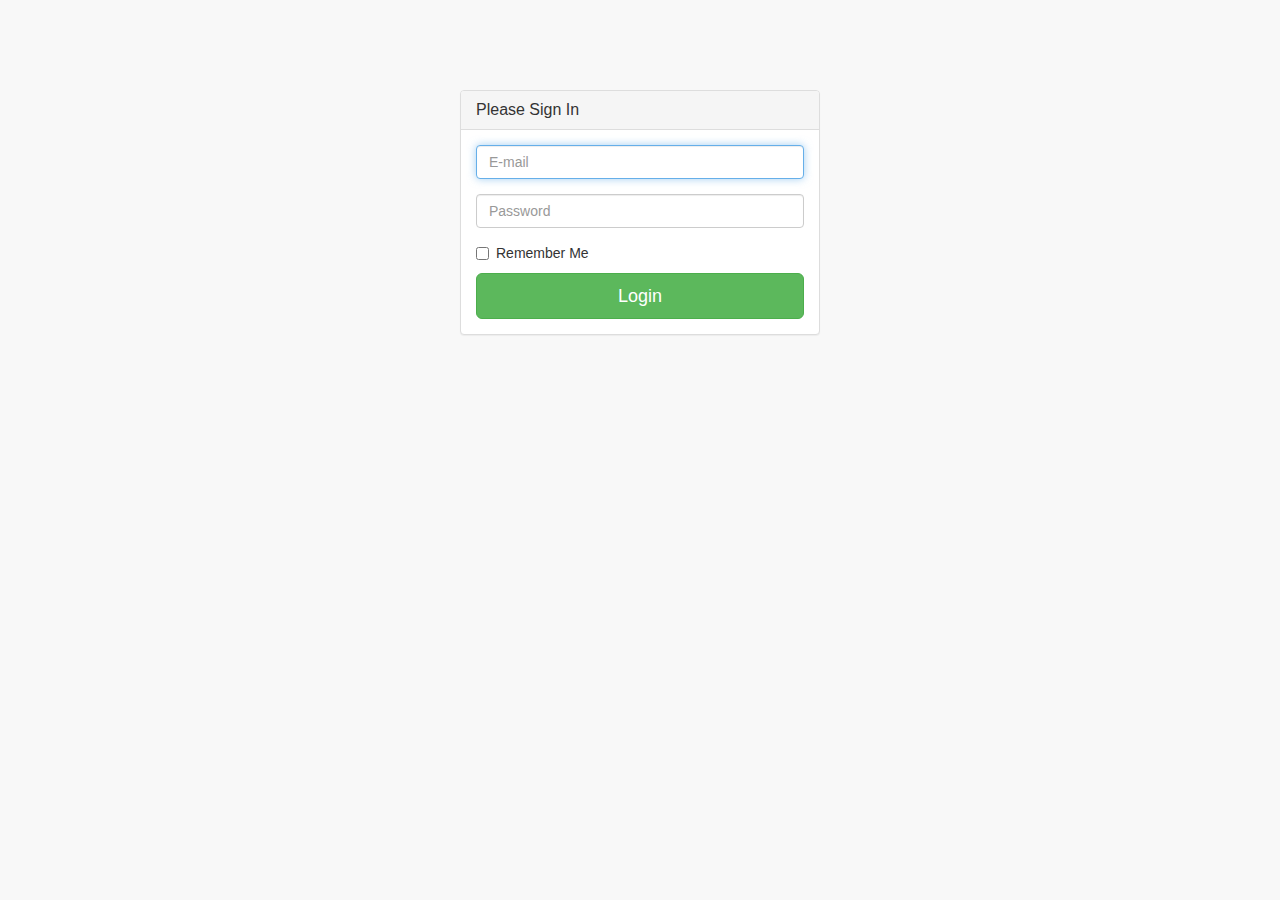
<file: startbootstrap-sb-admin-2-gh-pages/pages/login.html>
<!DOCTYPE html>
<html lang="en">

<head>

    <meta charset="utf-8">
    <meta http-equiv="X-UA-Compatible" content="IE=edge">
    <meta name="viewport" content="width=device-width, initial-scale=1">
    <meta name="description" content="">
    <meta name="author" content="">

    <title>SB Admin 2 - Bootstrap Admin Theme</title>

    <!-- Bootstrap Core CSS -->
    <link href="../vendor/bootstrap/css/bootstrap.min.css" rel="stylesheet">

    <!-- MetisMenu CSS -->
    <link href="../vendor/metisMenu/metisMenu.min.css" rel="stylesheet">

    <!-- Custom CSS -->
    <link href="../dist/css/sb-admin-2.css" rel="stylesheet">

    <!-- Custom Fonts -->
    <link href="../vendor/font-awesome/css/font-awesome.min.css" rel="stylesheet" type="text/css">

    <!-- HTML5 Shim and Respond.js IE8 support of HTML5 elements and media queries -->
    <!-- WARNING: Respond.js doesn't work if you view the page via file:// -->
    <!--[if lt IE 9]>
        <script src="https://oss.maxcdn.com/libs/html5shiv/3.7.0/html5shiv.js"></script>
        <script src="https://oss.maxcdn.com/libs/respond.js/1.4.2/respond.min.js"></script>
    <![endif]-->

</head>

<body>

    <div class="container">
        <div class="row">
            <div class="col-md-4 col-md-offset-4">
                <div class="login-panel panel panel-default">
                    <div class="panel-heading">
                        <h3 class="panel-title">Please Sign In</h3>
                    </div>
                    <div class="panel-body">
                        <form role="form">
                            <fieldset>
                                <div class="form-group">
                                    <input class="form-control" placeholder="E-mail" name="email" type="email" autofocus>
                                </div>
                                <div class="form-group">
                                    <input class="form-control" placeholder="Password" name="password" type="password" value="">
                                </div>
                                <div class="checkbox">
                                    <label>
                                        <input name="remember" type="checkbox" value="Remember Me">Remember Me
                                    </label>
                                </div>
                                <!-- Change this to a button or input when using this as a form -->
                                <a href="index.html" class="btn btn-lg btn-success btn-block">Login</a>
                            </fieldset>
                        </form>
                    </div>
                </div>
            </div>
        </div>
    </div>

    <!-- jQuery -->
    <script src="../vendor/jquery/jquery.min.js"></script>

    <!-- Bootstrap Core JavaScript -->
    <script src="../vendor/bootstrap/js/bootstrap.min.js"></script>

    <!-- Metis Menu Plugin JavaScript -->
    <script src="../vendor/metisMenu/metisMenu.min.js"></script>

    <!-- Custom Theme JavaScript -->
    <script src="../dist/js/sb-admin-2.js"></script>

</body>

</html>
</file>
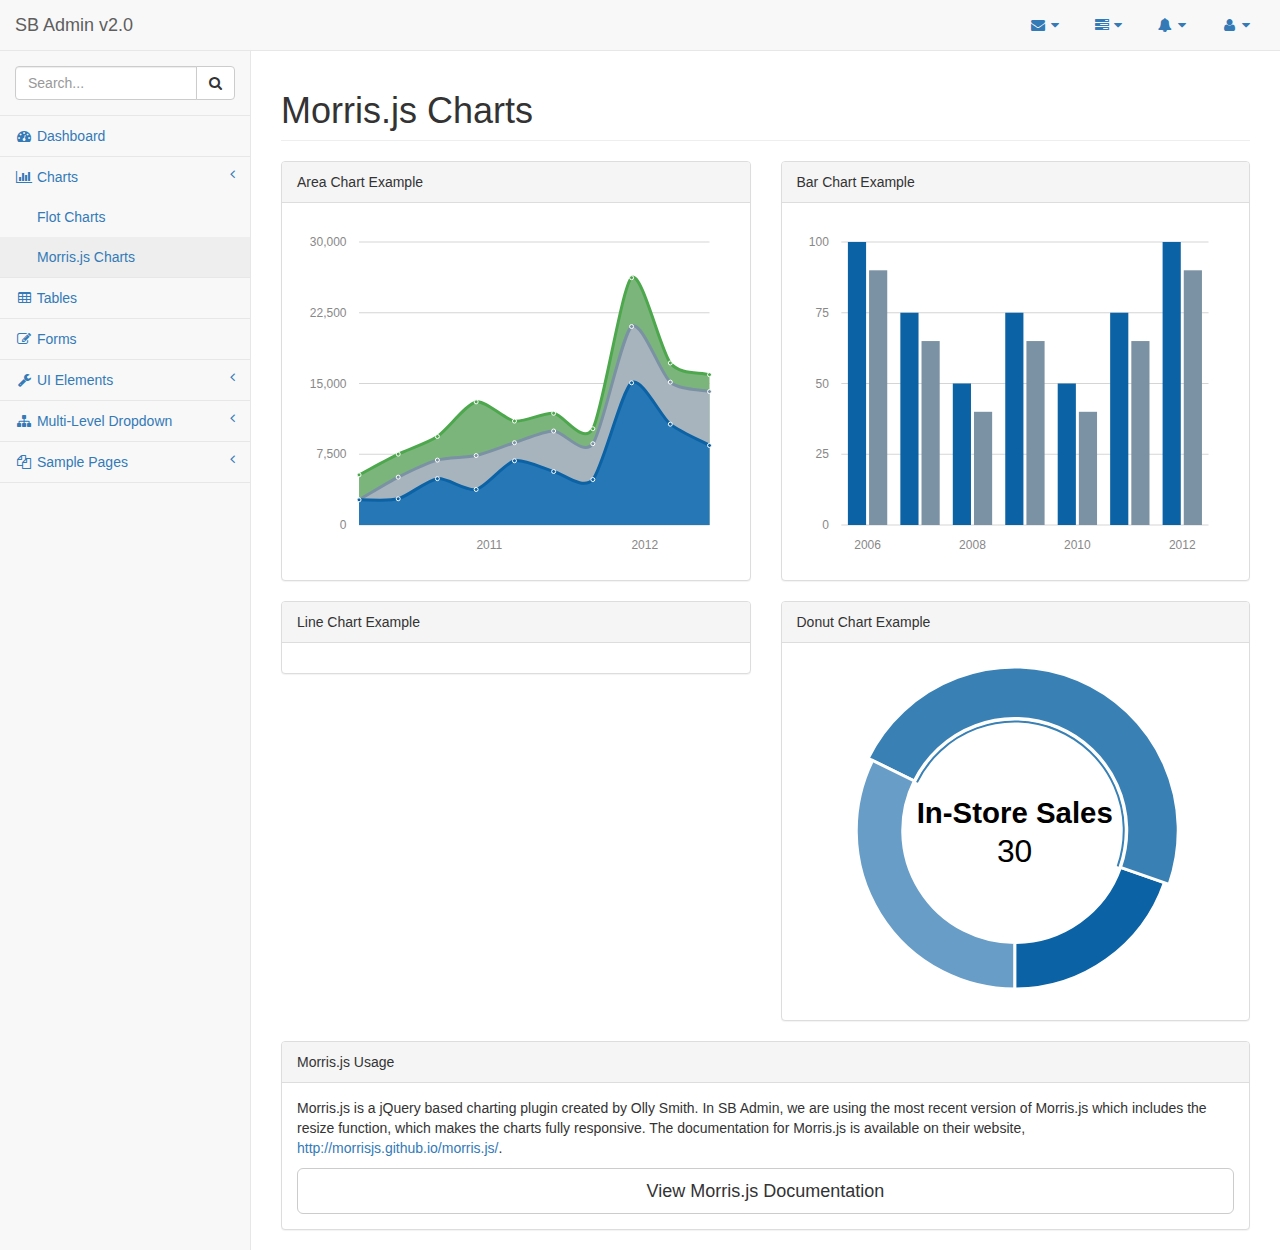
<file: startbootstrap-sb-admin-2-gh-pages/pages/morris.html>
<!DOCTYPE html>
<html lang="en">

<head>

    <meta charset="utf-8">
    <meta http-equiv="X-UA-Compatible" content="IE=edge">
    <meta name="viewport" content="width=device-width, initial-scale=1">
    <meta name="description" content="">
    <meta name="author" content="">

    <title>SB Admin 2 - Bootstrap Admin Theme</title>

    <!-- Bootstrap Core CSS -->
    <link href="../vendor/bootstrap/css/bootstrap.min.css" rel="stylesheet">

    <!-- MetisMenu CSS -->
    <link href="../vendor/metisMenu/metisMenu.min.css" rel="stylesheet">

    <!-- Custom CSS -->
    <link href="../dist/css/sb-admin-2.css" rel="stylesheet">

    <!-- Morris Charts CSS -->
    <link href="../vendor/morrisjs/morris.css" rel="stylesheet">

    <!-- Custom Fonts -->
    <link href="../vendor/font-awesome/css/font-awesome.min.css" rel="stylesheet" type="text/css">

    <!-- HTML5 Shim and Respond.js IE8 support of HTML5 elements and media queries -->
    <!-- WARNING: Respond.js doesn't work if you view the page via file:// -->
    <!--[if lt IE 9]>
        <script src="https://oss.maxcdn.com/libs/html5shiv/3.7.0/html5shiv.js"></script>
        <script src="https://oss.maxcdn.com/libs/respond.js/1.4.2/respond.min.js"></script>
    <![endif]-->

</head>

<body>

    <div id="wrapper">

        <!-- Navigation -->
        <nav class="navbar navbar-default navbar-static-top" role="navigation" style="margin-bottom: 0">
            <div class="navbar-header">
                <button type="button" class="navbar-toggle" data-toggle="collapse" data-target=".navbar-collapse">
                    <span class="sr-only">Toggle navigation</span>
                    <span class="icon-bar"></span>
                    <span class="icon-bar"></span>
                    <span class="icon-bar"></span>
                </button>
                <a class="navbar-brand" href="index.html">SB Admin v2.0</a>
            </div>
            <!-- /.navbar-header -->

            <ul class="nav navbar-top-links navbar-right">
                <li class="dropdown">
                    <a class="dropdown-toggle" data-toggle="dropdown" href="#">
                        <i class="fa fa-envelope fa-fw"></i> <i class="fa fa-caret-down"></i>
                    </a>
                    <ul class="dropdown-menu dropdown-messages">
                        <li>
                            <a href="#">
                                <div>
                                    <strong>John Smith</strong>
                                    <span class="pull-right text-muted">
                                        <em>Yesterday</em>
                                    </span>
                                </div>
                                <div>Lorem ipsum dolor sit amet, consectetur adipiscing elit. Pellentesque eleifend...</div>
                            </a>
                        </li>
                        <li class="divider"></li>
                        <li>
                            <a href="#">
                                <div>
                                    <strong>John Smith</strong>
                                    <span class="pull-right text-muted">
                                        <em>Yesterday</em>
                                    </span>
                                </div>
                                <div>Lorem ipsum dolor sit amet, consectetur adipiscing elit. Pellentesque eleifend...</div>
                            </a>
                        </li>
                        <li class="divider"></li>
                        <li>
                            <a href="#">
                                <div>
                                    <strong>John Smith</strong>
                                    <span class="pull-right text-muted">
                                        <em>Yesterday</em>
                                    </span>
                                </div>
                                <div>Lorem ipsum dolor sit amet, consectetur adipiscing elit. Pellentesque eleifend...</div>
                            </a>
                        </li>
                        <li class="divider"></li>
                        <li>
                            <a class="text-center" href="#">
                                <strong>Read All Messages</strong>
                                <i class="fa fa-angle-right"></i>
                            </a>
                        </li>
                    </ul>
                    <!-- /.dropdown-messages -->
                </li>
                <!-- /.dropdown -->
                <li class="dropdown">
                    <a class="dropdown-toggle" data-toggle="dropdown" href="#">
                        <i class="fa fa-tasks fa-fw"></i> <i class="fa fa-caret-down"></i>
                    </a>
                    <ul class="dropdown-menu dropdown-tasks">
                        <li>
                            <a href="#">
                                <div>
                                    <p>
                                        <strong>Task 1</strong>
                                        <span class="pull-right text-muted">40% Complete</span>
                                    </p>
                                    <div class="progress progress-striped active">
                                        <div class="progress-bar progress-bar-success" role="progressbar" aria-valuenow="40" aria-valuemin="0" aria-valuemax="100" style="width: 40%">
                                            <span class="sr-only">40% Complete (success)</span>
                                        </div>
                                    </div>
                                </div>
                            </a>
                        </li>
                        <li class="divider"></li>
                        <li>
                            <a href="#">
                                <div>
                                    <p>
                                        <strong>Task 2</strong>
                                        <span class="pull-right text-muted">20% Complete</span>
                                    </p>
                                    <div class="progress progress-striped active">
                                        <div class="progress-bar progress-bar-info" role="progressbar" aria-valuenow="20" aria-valuemin="0" aria-valuemax="100" style="width: 20%">
                                            <span class="sr-only">20% Complete</span>
                                        </div>
                                    </div>
                                </div>
                            </a>
                        </li>
                        <li class="divider"></li>
                        <li>
                            <a href="#">
                                <div>
                                    <p>
                                        <strong>Task 3</strong>
                                        <span class="pull-right text-muted">60% Complete</span>
                                    </p>
                                    <div class="progress progress-striped active">
                                        <div class="progress-bar progress-bar-warning" role="progressbar" aria-valuenow="60" aria-valuemin="0" aria-valuemax="100" style="width: 60%">
                                            <span class="sr-only">60% Complete (warning)</span>
                                        </div>
                                    </div>
                                </div>
                            </a>
                        </li>
                        <li class="divider"></li>
                        <li>
                            <a href="#">
                                <div>
                                    <p>
                                        <strong>Task 4</strong>
                                        <span class="pull-right text-muted">80% Complete</span>
                                    </p>
                                    <div class="progress progress-striped active">
                                        <div class="progress-bar progress-bar-danger" role="progressbar" aria-valuenow="80" aria-valuemin="0" aria-valuemax="100" style="width: 80%">
                                            <span class="sr-only">80% Complete (danger)</span>
                                        </div>
                                    </div>
                                </div>
                            </a>
                        </li>
                        <li class="divider"></li>
                        <li>
                            <a class="text-center" href="#">
                                <strong>See All Tasks</strong>
                                <i class="fa fa-angle-right"></i>
                            </a>
                        </li>
                    </ul>
                    <!-- /.dropdown-tasks -->
                </li>
                <!-- /.dropdown -->
                <li class="dropdown">
                    <a class="dropdown-toggle" data-toggle="dropdown" href="#">
                        <i class="fa fa-bell fa-fw"></i> <i class="fa fa-caret-down"></i>
                    </a>
                    <ul class="dropdown-menu dropdown-alerts">
                        <li>
                            <a href="#">
                                <div>
                                    <i class="fa fa-comment fa-fw"></i> New Comment
                                    <span class="pull-right text-muted small">4 minutes ago</span>
                                </div>
                            </a>
                        </li>
                        <li class="divider"></li>
                        <li>
                            <a href="#">
                                <div>
                                    <i class="fa fa-twitter fa-fw"></i> 3 New Followers
                                    <span class="pull-right text-muted small">12 minutes ago</span>
                                </div>
                            </a>
                        </li>
                        <li class="divider"></li>
                        <li>
                            <a href="#">
                                <div>
                                    <i class="fa fa-envelope fa-fw"></i> Message Sent
                                    <span class="pull-right text-muted small">4 minutes ago</span>
                                </div>
                            </a>
                        </li>
                        <li class="divider"></li>
                        <li>
                            <a href="#">
                                <div>
                                    <i class="fa fa-tasks fa-fw"></i> New Task
                                    <span class="pull-right text-muted small">4 minutes ago</span>
                                </div>
                            </a>
                        </li>
                        <li class="divider"></li>
                        <li>
                            <a href="#">
                                <div>
                                    <i class="fa fa-upload fa-fw"></i> Server Rebooted
                                    <span class="pull-right text-muted small">4 minutes ago</span>
                                </div>
                            </a>
                        </li>
                        <li class="divider"></li>
                        <li>
                            <a class="text-center" href="#">
                                <strong>See All Alerts</strong>
                                <i class="fa fa-angle-right"></i>
                            </a>
                        </li>
                    </ul>
                    <!-- /.dropdown-alerts -->
                </li>
                <!-- /.dropdown -->
                <li class="dropdown">
                    <a class="dropdown-toggle" data-toggle="dropdown" href="#">
                        <i class="fa fa-user fa-fw"></i> <i class="fa fa-caret-down"></i>
                    </a>
                    <ul class="dropdown-menu dropdown-user">
                        <li><a href="#"><i class="fa fa-user fa-fw"></i> User Profile</a>
                        </li>
                        <li><a href="#"><i class="fa fa-gear fa-fw"></i> Settings</a>
                        </li>
                        <li class="divider"></li>
                        <li><a href="login.html"><i class="fa fa-sign-out fa-fw"></i> Logout</a>
                        </li>
                    </ul>
                    <!-- /.dropdown-user -->
                </li>
                <!-- /.dropdown -->
            </ul>
            <!-- /.navbar-top-links -->

            <div class="navbar-default sidebar" role="navigation">
                <div class="sidebar-nav navbar-collapse">
                    <ul class="nav" id="side-menu">
                        <li class="sidebar-search">
                            <div class="input-group custom-search-form">
                                <input type="text" class="form-control" placeholder="Search...">
                                <span class="input-group-btn">
                                <button class="btn btn-default" type="button">
                                    <i class="fa fa-search"></i>
                                </button>
                            </span>
                            </div>
                            <!-- /input-group -->
                        </li>
                        <li>
                            <a href="index.html"><i class="fa fa-dashboard fa-fw"></i> Dashboard</a>
                        </li>
                        <li>
                            <a href="#"><i class="fa fa-bar-chart-o fa-fw"></i> Charts<span class="fa arrow"></span></a>
                            <ul class="nav nav-second-level">
                                <li>
                                    <a href="flot.html">Flot Charts</a>
                                </li>
                                <li>
                                    <a href="morris.html">Morris.js Charts</a>
                                </li>
                            </ul>
                            <!-- /.nav-second-level -->
                        </li>
                        <li>
                            <a href="tables.html"><i class="fa fa-table fa-fw"></i> Tables</a>
                        </li>
                        <li>
                            <a href="forms.html"><i class="fa fa-edit fa-fw"></i> Forms</a>
                        </li>
                        <li>
                            <a href="#"><i class="fa fa-wrench fa-fw"></i> UI Elements<span class="fa arrow"></span></a>
                            <ul class="nav nav-second-level">
                                <li>
                                    <a href="panels-wells.html">Panels and Wells</a>
                                </li>
                                <li>
                                    <a href="buttons.html">Buttons</a>
                                </li>
                                <li>
                                    <a href="notifications.html">Notifications</a>
                                </li>
                                <li>
                                    <a href="typography.html">Typography</a>
                                </li>
                                <li>
                                    <a href="icons.html"> Icons</a>
                                </li>
                                <li>
                                    <a href="grid.html">Grid</a>
                                </li>
                            </ul>
                            <!-- /.nav-second-level -->
                        </li>
                        <li>
                            <a href="#"><i class="fa fa-sitemap fa-fw"></i> Multi-Level Dropdown<span class="fa arrow"></span></a>
                            <ul class="nav nav-second-level">
                                <li>
                                    <a href="#">Second Level Item</a>
                                </li>
                                <li>
                                    <a href="#">Second Level Item</a>
                                </li>
                                <li>
                                    <a href="#">Third Level <span class="fa arrow"></span></a>
                                    <ul class="nav nav-third-level">
                                        <li>
                                            <a href="#">Third Level Item</a>
                                        </li>
                                        <li>
                                            <a href="#">Third Level Item</a>
                                        </li>
                                        <li>
                                            <a href="#">Third Level Item</a>
                                        </li>
                                        <li>
                                            <a href="#">Third Level Item</a>
                                        </li>
                                    </ul>
                                    <!-- /.nav-third-level -->
                                </li>
                            </ul>
                            <!-- /.nav-second-level -->
                        </li>
                        <li>
                            <a href="#"><i class="fa fa-files-o fa-fw"></i> Sample Pages<span class="fa arrow"></span></a>
                            <ul class="nav nav-second-level">
                                <li>
                                    <a href="blank.html">Blank Page</a>
                                </li>
                                <li>
                                    <a href="login.html">Login Page</a>
                                </li>
                            </ul>
                            <!-- /.nav-second-level -->
                        </li>
                    </ul>
                </div>
                <!-- /.sidebar-collapse -->
            </div>
            <!-- /.navbar-static-side -->
        </nav>

        <div id="page-wrapper">
            <div class="row">
                <div class="col-lg-12">
                    <h1 class="page-header">Morris.js Charts</h1>
                </div>
                <!-- /.col-lg-12 -->
            </div>
            <!-- /.row -->
            <div class="row">
                <div class="col-lg-6">
                    <div class="panel panel-default">
                        <div class="panel-heading">
                            Area Chart Example
                        </div>
                        <!-- /.panel-heading -->
                        <div class="panel-body">
                            <div id="morris-area-chart"></div>
                        </div>
                        <!-- /.panel-body -->
                    </div>
                    <!-- /.panel -->
                </div>
                <!-- /.col-lg-6 -->
                <div class="col-lg-6">
                    <div class="panel panel-default">
                        <div class="panel-heading">
                            Bar Chart Example
                        </div>
                        <!-- /.panel-heading -->
                        <div class="panel-body">
                            <div id="morris-bar-chart"></div>
                        </div>
                        <!-- /.panel-body -->
                    </div>
                    <!-- /.panel -->
                </div>
                <!-- /.col-lg-6 -->
                <div class="col-lg-6">
                    <div class="panel panel-default">
                        <div class="panel-heading">
                            Line Chart Example
                        </div>
                        <!-- /.panel-heading -->
                        <div class="panel-body">
                            <div id="morris-line-chart"></div>
                        </div>
                        <!-- /.panel-body -->
                    </div>
                    <!-- /.panel -->
                </div>
                <!-- /.col-lg-6 -->
                <div class="col-lg-6">
                    <div class="panel panel-default">
                        <div class="panel-heading">
                            Donut Chart Example
                        </div>
                        <!-- /.panel-heading -->
                        <div class="panel-body">
                            <div id="morris-donut-chart"></div>
                        </div>
                        <!-- /.panel-body -->
                    </div>
                    <!-- /.panel -->
                </div>
                <!-- /.col-lg-6 -->
                <div class="col-lg-12">
                    <div class="panel panel-default">
                        <div class="panel-heading">
                            Morris.js Usage
                        </div>
                        <!-- /.panel-heading -->
                        <div class="panel-body">
                            <p>Morris.js is a jQuery based charting plugin created by Olly Smith. In SB Admin, we are using the most recent version of Morris.js which includes the resize function, which makes the charts fully responsive. The documentation for Morris.js is available on their website, <a target="_blank" href="http://morrisjs.github.io/morris.js/">http://morrisjs.github.io/morris.js/</a>.</p>
                            <a target="_blank" class="btn btn-default btn-lg btn-block" href="http://morrisjs.github.io/morris.js/">View Morris.js Documentation</a>
                        </div>
                        <!-- /.panel-body -->
                    </div>
                    <!-- /.panel -->
                </div>
                <!-- /.col-lg-6 -->
            </div>
            <!-- /.row -->
        </div>
        <!-- /#page-wrapper -->

    </div>
    <!-- /#wrapper -->

    <!-- jQuery -->
    <script src="../vendor/jquery/jquery.min.js"></script>

    <!-- Bootstrap Core JavaScript -->
    <script src="../vendor/bootstrap/js/bootstrap.min.js"></script>

    <!-- Metis Menu Plugin JavaScript -->
    <script src="../vendor/metisMenu/metisMenu.min.js"></script>

    <!-- Morris Charts JavaScript -->
    <script src="../vendor/raphael/raphael.min.js"></script>
    <script src="../vendor/morrisjs/morris.min.js"></script>
    <script src="../data/morris-data.js"></script>

    <!-- Custom Theme JavaScript -->
    <script src="../dist/js/sb-admin-2.js"></script>

</body>

</html>
</file>
<file: Project/css/freelancer.css>
body {
  font-family: 'Lato';
}

h1,
h2,
h3,
h4,
h5,
h6 {
  font-weight: 700;
  font-family: 'Montserrat';
}

hr.star-light,
hr.star-dark {
  max-width: 15rem;
  padding: 0;
  text-align: center;
  border: none;
  border-top: solid 0.25rem;
  margin-top: 2.5rem;
  margin-bottom: 2.5rem;
}
.tooltip {
    position: relative;
    display: inline-block;
    border-bottom: 1px dotted black;
}

.tooltip .tooltiptext {
    visibility: hidden;
    width: 120px;
    background-color: black;
    color: #fff;
    text-align: center;
    border-radius: 6px;
    padding: 5px 0;

    /* Position the tooltip */
    position: absolute;
    z-index: 1;
}

.tooltip:hover .tooltiptext {
    visibility: visible;
}
hr.star-light:after,
hr.star-dark:after {
  position: relative;
  top: -.8em;
  display: inline-block;
  padding: 0 0.25em;
  content: '\f005';
  font-family: FontAwesome;
  font-size: 2em;
}

hr.star-light {
  border-color: #fff;
}

hr.star-light:after {
  color: #fff;
  background-color: #18BC9C;
}

hr.star-dark {
  border-color: #2C3E50;
}

hr.star-dark:after {
  color: #2C3E50;
  background-color: white;
}

section {
  padding: 6rem 0;
}

section h2 {
  font-size: 2.25rem;
  line-height: 2rem;
}

@media (min-width: 992px) {
  section h2 {
    font-size: 3rem;
    line-height: 2.5rem;
  }
}

.btn-xl {
  padding: 1rem 1.75rem;
  font-size: 1.25rem;
}

.btn-social {
  width: 3.25rem;
  height: 3.25rem;
  font-size: 1.25rem;
  line-height: 2rem;
}

.scroll-to-top {
  z-index: 1042;
  right: 1rem;
  bottom: 1rem;
  display: none;
}

.scroll-to-top a {
  width: 3.5rem;
  height: 3.5rem;
  background-color: rgba(33, 37, 41, 0.5);
  line-height: 3.1rem;
}

#mainNav {
  padding-top: 1rem;
  padding-bottom: 1rem;
  font-weight: 700;
  font-family: 'Montserrat';
}

#mainNav .navbar-brand {
  color: #fff;
  

  
}

#mainNav .navbar-nav {
  margin-top: 1rem;
  letter-spacing: 0.0625rem;
}

#mainNav .navbar-nav li.nav-item a.nav-link {
  color: #fff;
}

#mainNav .navbar-nav li.nav-item a.nav-link:hover {
  color: #18BC9C;
}

#mainNav .navbar-nav li.nav-item a.nav-link:active, #mainNav .navbar-nav li.nav-item a.nav-link:focus {
  color: #fff;
}

#mainNav .navbar-nav li.nav-item a.nav-link.active {
  color: #18BC9C;
}

#mainNav .navbar-toggler {
  font-size: 80%;
  padding: 0.8rem;
}

@media (min-width: 992px) {
  #mainNav {
    padding-top: 1.5rem;
    padding-bottom: 1.5rem;
    -webkit-transition: padding-top 0.3s, padding-bottom 0.3s;
    -moz-transition: padding-top 0.3s, padding-bottom 0.3s;
    transition: padding-top 0.3s, padding-bottom 0.3s;
  }
  #mainNav .navbar-brand {
    font-size: 1.7em;
    -webkit-transition: font-size 0.3s;
    -moz-transition: font-size 0.3s;
    transition: font-size 0.3s;
    margin-left:50px;
    
  }
  #mainNav .navbar-nav {
   margin:0;
    
    
  
  }
  #mainNav .navbar-nav > li.nav-item > a.nav-link.active {
    color: #fff;
    background: #18BC9C;
  }
  #mainNav .navbar-nav > li.nav-item > a.nav-link.active:active, #mainNav .navbar-nav > li.nav-item > a.nav-link.active:focus, #mainNav .navbar-nav > li.nav-item > a.nav-link.active:hover {
    color: #fff;
    background: #18BC9C;
  }
  #mainNav.navbar-shrink {
    padding-top: 0.5rem;
    padding-bottom: 0.5rem;
  }
  #mainNav.navbar-shrink .navbar-brand {
    font-size: 1.5em;
  }
}

header.masthead {
  padding-top: calc(6rem + 72px);
  padding-bottom: 6rem;
}

header.masthead h1 {
  font-size: 3rem;
  line-height: 3rem;
}

header.masthead h2 {
  font-size: 1.3rem;
  font-family: 'Lato';
}

@media (min-width: 992px) {
  header.masthead {
    padding-top: calc(6rem + 106px);
    padding-bottom: 6rem;
  }
  header.masthead h1 {
    font-size: 4.75em;
    line-height: 4rem;
  }
  header.masthead h2 {
    font-size: 1.75em;
  }
}

.portfolio {
  margin-bottom: -15px;
}

.portfolio .portfolio-item {
  position: relative;
  display: block;
  max-width: 25rem;
  margin-bottom: 15px;
}

.portfolio .portfolio-item .portfolio-item-caption {
  -webkit-transition: all ease 0.5s;
  -moz-transition: all ease 0.5s;
  transition: all ease 0.5s;
  opacity: 0;
  background-color: rgba(24, 188, 156, 0.9);
}

.portfolio .portfolio-item .portfolio-item-caption:hover {
  opacity: 1;
}

.portfolio .portfolio-item .portfolio-item-caption .portfolio-item-caption-content {
  font-size: 1.5rem;
}

@media (min-width: 576px) {
  .portfolio {
    margin-bottom: -30px;
  }
  .portfolio .portfolio-item {
    margin-bottom: 30px;
  }
}

.portfolio-modal .portfolio-modal-dialog {
  padding: 3rem 1rem;
  min-height: calc(100vh - 2rem);
  margin: 1rem calc(1rem - 8px);
  position: relative;
  z-index: 2;
  -moz-box-shadow: 0 0 3rem 1rem rgba(0, 0, 0, 0.5);
  -webkit-box-shadow: 0 0 3rem 1rem rgba(0, 0, 0, 0.5);
  box-shadow: 0 0 3rem 1rem rgba(0, 0, 0, 0.5);
}

.portfolio-modal .portfolio-modal-dialog .close-button {
  position: absolute;
  top: 2rem;
  right: 2rem;
}

.portfolio-modal .portfolio-modal-dialog .close-button i {
  line-height: 38px;
}

.portfolio-modal .portfolio-modal-dialog h2 {
  font-size: 2rem;
}

@media (min-width: 768px) {
  .portfolio-modal .portfolio-modal-dialog {
    min-height: 100vh;
    padding: 5rem;
    margin: 3rem calc(3rem - 8px);
  }
  .portfolio-modal .portfolio-modal-dialog h2 {
    font-size: 3rem;
  }
}

.floating-label-form-group {
  position: relative;
  border-bottom: 1px solid #e9ecef;
}

.floating-label-form-group input,
.floating-label-form-group textarea {
  font-size: 1.5em;
  position: relative;
  z-index: 1;
  padding-right: 0;
  padding-left: 0;
  resize: none;
  border: none;
  border-radius: 0;
  background: none;
  box-shadow: none !important;
}

.floating-label-form-group label {
  font-size: 0.85em;
  line-height: 1.764705882em;
  position: relative;
  z-index: 0;
  top: 2em;
  display: block;
  margin: 0;
  -webkit-transition: top 0.3s ease, opacity 0.3s ease;
  -moz-transition: top 0.3s ease, opacity 0.3s ease;
  -ms-transition: top 0.3s ease, opacity 0.3s ease;
  transition: top 0.3s ease, opacity 0.3s ease;
  vertical-align: middle;
  vertical-align: baseline;
  opacity: 0;
}

.floating-label-form-group:not(:first-child) {
  padding-left: 14px;
  border-left: 1px solid #e9ecef;
}

.floating-label-form-group-with-value label {
  top: 0;
  opacity: 1;
}

.floating-label-form-group-with-focus label {
  color: #18BC9C;
}

form .row:first-child .floating-label-form-group {
  border-top: 1px solid #e9ecef;
}

.footer {
  padding-top: 5rem;
  padding-bottom: 5rem;
  background-color: #2C3E50;
  color: #fff;
}

.copyright {
  background-color: #1a252f;
}

a {
  color: #18BC9C;
}

a:focus, a:hover, a:active {
  color: #128f76;
}

.btn {
  border-width: 2px;
}

.bg-primary {
  background-color: #18BC9C !important;
}

.bg-secondary {
  background-color: #2C3E50 !important;
}

.text-primary {
  color: #18BC9C !important;
}

.text-secondary {
  color: #2C3E50 !important;
}

.btn-primary {
  background-color: #18BC9C;
  border-color: #18BC9C;
}

.btn-primary:hover, .btn-primary:focus, .btn-primary:active {
  background-color: #128f76;
  border-color: #128f76;
}

.btn-secondary {
  background-color: #2C3E50;
  border-color: #2C3E50;
}

.btn-secondary:hover, .btn-secondary:focus, .btn-secondary:active {
  background-color: #1a252f;
  border-color: #1a252f;
}

body {
  padding-top: 60px;
}

.price-box {
  margin: 0 auto;
  background: #E9E9E9;
  border-radius: 10px;
  padding: 20px 5px;
  /*width: 500px;*/
}

.ui-widget-content {
  border: 1px solid #bdc3c7;
  background: #e1e1e1;
  color: #222222;
  margin-top: 4px;
}

.ui-slider .ui-slider-handle {
  position: absolute;
  z-index: 2;
  width: 7.2em;
  height: 2.7em;
  cursor: default;
  margin: 0 -40px auto !important;
  text-align: center; 
  line-height: 30px;
  color: #FFFFFF;
  font-size: 12px;
}

.ui-slider .ui-slider-handle .glyphicon {
  color: #FFFFFF;
  margin: 0 1px; 
  font-size: 11px;
  opacity: 0.7;
}

.ui-corner-all {
  border-radius: 20px;
}

.ui-slider-horizontal .ui-slider-handle {
  top: -.9em;
}

.ui-state-default,
.ui-widget-content .ui-state-default {
  border: 1px solid #f9f9f9;
  background: #3498db;
}

.ui-slider-horizontal .ui-slider-handle {
  margin-left: -0.5em;
}

.ui-slider .ui-slider-handle {
  cursor: pointer;
}

.ui-slider a,
.ui-slider a:focus {
  cursor: pointer;
  outline: none;
}

.price, .lead p {
  font-weight: 600;
  font-size: 32px;
  display: inline-block;
  line-height: 60px;
  border:0;
  width: 245px;
}

h4.great {
  background: #00ac98;
  margin: 0 0 25px -60px;
  padding: 7px 15px;
  color: #ffffff;
  font-size: 18px;
  font-weight: 600;
  border-radius: 5px;
  display: inline-block;
  -moz-box-shadow:    2px 4px 5px 0 #ccc;
    -webkit-box-shadow: 2px 4px 5px 0 #ccc;
    box-shadow:         2px 4px 5px 0 #ccc;
}

.total {
  border-bottom: 1px solid #7f8c8d;
  /*display: inline;
  padding: 10px 5px;*/
  position: relative;
  padding-bottom: 20px;
}

.total:before {
  content: "";
  display: inline;
  position: absolute;
  left: 0;
  bottom: 5px;
  width: 100%;
  height: 3px;
  background: #7f8c8d;
  opacity: 0.5;
}

.price-slider {
  margin-bottom: 70px;
}

.price-slider span {
  font-weight: 200;
  display: inline-block;
  color: #7f8c8d;
  font-size: 13px;
}

.form-pricing {
  background: #ffffff;
  padding: 20px;
  border-radius: 4px;
}

.price-form {
  background: #ffffff;
  margin-bottom: 10px;
  padding: 20px;
  border: 1px solid #eeeeee;
  min-height: 520px;
  border-radius: 4px;
  /*-moz-box-shadow:    0 5px 5px 0 #ccc;
    -webkit-box-shadow: 0 5px 5px 0 #ccc;
    box-shadow:         0 5px 5px 0 #ccc;*/
}

.form-group {
  margin-bottom: 0;
}

.form-group span.price {
  font-weight: 200;
  display: inline-block;
  color: #7f8c8d;
  font-size: 14px;
}

.help-text {
  display: block;
  margin-top: -10px;
  margin-bottom: 10px;
  color: #737373;
  /*position: absolute;*/
  /*margin-left: 20px;*/
  font-weight: 200;
  /*text-align: right;*/
  width: 188px;
}

.price-form label {
  font-weight: 200;
  font-size: 21px;
}

img.payment {
  display: block;
    margin-left: auto;
    margin-right: auto
}

.ui-slider-range-min {
  background: #2980b9;
}

.active-month,
.active-term {
  background: #3276b1;
}

/* HR */

hr.style {
  margin-top: 0;
    border: 0;
    border-bottom: 1px dashed #ccc;
    background: #999;
}
</file>
<file: startbootstrap-sb-admin-2-gh-pages/vendor/morrisjs/morris.css>
.morris-hover{position:absolute;z-index:1000}.morris-hover.morris-default-style{border-radius:10px;padding:6px;color:#666;background:rgba(255,255,255,0.8);border:solid 2px rgba(230,230,230,0.8);font-family:sans-serif;font-size:12px;text-align:center}.morris-hover.morris-default-style .morris-hover-row-label{font-weight:bold;margin:0.25em 0}
.morris-hover.morris-default-style .morris-hover-point{white-space:nowrap;margin:0.1em 0}
</file>
<file: startbootstrap-sb-admin-2-gh-pages/vendor/metisMenu/metisMenu.min.css>
/*
 * metismenu - v1.1.3
 * Easy menu jQuery plugin for Twitter Bootstrap 3
 * https://github.com/onokumus/metisMenu
 *
 * Made by Osman Nuri Okumus
 * Under MIT License
 */

.arrow{float:right;line-height:1.42857}.glyphicon.arrow:before{content:"\e079"}.active>a>.glyphicon.arrow:before{content:"\e114"}.fa.arrow:before{content:"\f104"}.active>a>.fa.arrow:before{content:"\f107"}.plus-times{float:right}.fa.plus-times:before{content:"\f067"}.active>a>.fa.plus-times{filter:progid:DXImageTransform.Microsoft.BasicImage(rotation=1);-webkit-transform:rotate(45deg);-moz-transform:rotate(45deg);-ms-transform:rotate(45deg);-o-transform:rotate(45deg);transform:rotate(45deg)}.plus-minus{float:right}.fa.plus-minus:before{content:"\f067"}.active>a>.fa.plus-minus:before{content:"\f068"}
</file>
<file: startbootstrap-sb-admin-2-gh-pages/dist/css/sb-admin-2.css>
/*!
 * Start Bootstrap - SB Admin 2 v3.3.7+1 (http://startbootstrap.com/template-overviews/sb-admin-2)
 * Copyright 2013-2016 Start Bootstrap
 * Licensed under MIT (https://github.com/BlackrockDigital/startbootstrap/blob/gh-pages/LICENSE)
 */
body {
  background-color: #f8f8f8;
}
#wrapper {
  width: 100%;
}
#page-wrapper {
  padding: 0 15px;
  min-height: 568px;
  background-color: white;
}
@media (min-width: 768px) {
  #page-wrapper {
    position: inherit;
    margin: 0 0 0 250px;
    padding: 0 30px;
    border-left: 1px solid #e7e7e7;
  }
}
.navbar-top-links {
  margin-right: 0;
}
.navbar-top-links li {
  display: inline-block;
}
.navbar-top-links li:last-child {
  margin-right: 15px;
}
.navbar-top-links li a {
  padding: 15px;
  min-height: 50px;
}
.navbar-top-links .dropdown-menu li {
  display: block;
}
.navbar-top-links .dropdown-menu li:last-child {
  margin-right: 0;
}
.navbar-top-links .dropdown-menu li a {
  padding: 3px 20px;
  min-height: 0;
}
.navbar-top-links .dropdown-menu li a div {
  white-space: normal;
}
.navbar-top-links .dropdown-messages,
.navbar-top-links .dropdown-tasks,
.navbar-top-links .dropdown-alerts {
  width: 310px;
  min-width: 0;
}
.navbar-top-links .dropdown-messages {
  margin-left: 5px;
}
.navbar-top-links .dropdown-tasks {
  margin-left: -59px;
}
.navbar-top-links .dropdown-alerts {
  margin-left: -123px;
}
.navbar-top-links .dropdown-user {
  right: 0;
  left: auto;
}
.sidebar .sidebar-nav.navbar-collapse {
  padding-left: 0;
  padding-right: 0;
}
.sidebar .sidebar-search {
  padding: 15px;
}
.sidebar ul li {
  border-bottom: 1px solid #e7e7e7;
}
.sidebar ul li a.active {
  background-color: #eeeeee;
}
.sidebar .arrow {
  float: right;
}
.sidebar .fa.arrow:before {
  content: "\f104";
}
.sidebar .active > a > .fa.arrow:before {
  content: "\f107";
}
.sidebar .nav-second-level li,
.sidebar .nav-third-level li {
  border-bottom: none !important;
}
.sidebar .nav-second-level li a {
  padding-left: 37px;
}
.sidebar .nav-third-level li a {
  padding-left: 52px;
}
@media (min-width: 768px) {
  .sidebar {
    z-index: 1;
    position: absolute;
    width: 250px;
    margin-top: 51px;
  }
  .navbar-top-links .dropdown-messages,
  .navbar-top-links .dropdown-tasks,
  .navbar-top-links .dropdown-alerts {
    margin-left: auto;
  }
}
.btn-outline {
  color: inherit;
  background-color: transparent;
  transition: all .5s;
}
.btn-primary.btn-outline {
  color: #428bca;
}
.btn-success.btn-outline {
  color: #5cb85c;
}
.btn-info.btn-outline {
  color: #5bc0de;
}
.btn-warning.btn-outline {
  color: #f0ad4e;
}
.btn-danger.btn-outline {
  color: #d9534f;
}
.btn-primary.btn-outline:hover,
.btn-success.btn-outline:hover,
.btn-info.btn-outline:hover,
.btn-warning.btn-outline:hover,
.btn-danger.btn-outline:hover {
  color: white;
}
.chat {
  margin: 0;
  padding: 0;
  list-style: none;
}
.chat li {
  margin-bottom: 10px;
  padding-bottom: 5px;
  border-bottom: 1px dotted #999999;
}
.chat li.left .chat-body {
  margin-left: 60px;
}
.chat li.right .chat-body {
  margin-right: 60px;
}
.chat li .chat-body p {
  margin: 0;
}
.panel .slidedown .glyphicon,
.chat .glyphicon {
  margin-right: 5px;
}
.chat-panel .panel-body {
  height: 350px;
  overflow-y: scroll;
}
.login-panel {
  margin-top: 25%;
}
.flot-chart {
  display: block;
  height: 400px;
}
.flot-chart-content {
  width: 100%;
  height: 100%;
}
table.dataTable thead .sorting,
table.dataTable thead .sorting_asc,
table.dataTable thead .sorting_desc,
table.dataTable thead .sorting_asc_disabled,
table.dataTable thead .sorting_desc_disabled {
  background: transparent;
}
table.dataTable thead .sorting_asc:after {
  content: "\f0de";
  float: right;
  font-family: fontawesome;
}
table.dataTable thead .sorting_desc:after {
  content: "\f0dd";
  float: right;
  font-family: fontawesome;
}
table.dataTable thead .sorting:after {
  content: "\f0dc";
  float: right;
  font-family: fontawesome;
  color: rgba(50, 50, 50, 0.5);
}
.btn-circle {
  width: 30px;
  height: 30px;
  padding: 6px 0;
  border-radius: 15px;
  text-align: center;
  font-size: 12px;
  line-height: 1.428571429;
}
.btn-circle.btn-lg {
  width: 50px;
  height: 50px;
  padding: 10px 16px;
  border-radius: 25px;
  font-size: 18px;
  line-height: 1.33;
}
.btn-circle.btn-xl {
  width: 70px;
  height: 70px;
  padding: 10px 16px;
  border-radius: 35px;
  font-size: 24px;
  line-height: 1.33;
}
.show-grid [class^="col-"] {
  padding-top: 10px;
  padding-bottom: 10px;
  border: 1px solid #ddd;
  background-color: #eee !important;
}
.show-grid {
  margin: 15px 0;
}
.huge {
  font-size: 40px;
}
.panel-green {
  border-color: #5cb85c;
}
.panel-green > .panel-heading {
  border-color: #5cb85c;
  color: white;
  background-color: #5cb85c;
}
.panel-green > a {
  color: #5cb85c;
}
.panel-green > a:hover {
  color: #3d8b3d;
}
.panel-red {
  border-color: #d9534f;
}
.panel-red > .panel-heading {
  border-color: #d9534f;
  color: white;
  background-color: #d9534f;
}
.panel-red > a {
  color: #d9534f;
}
.panel-red > a:hover {
  color: #b52b27;
}
.panel-yellow {
  border-color: #f0ad4e;
}
.panel-yellow > .panel-heading {
  border-color: #f0ad4e;
  color: white;
  background-color: #f0ad4e;
}
.panel-yellow > a {
  color: #f0ad4e;
}
.panel-yellow > a:hover {
  color: #df8a13;
}
.timeline {
  position: relative;
  padding: 20px 0 20px;
  list-style: none;
}
.timeline:before {
  content: " ";
  position: absolute;
  top: 0;
  bottom: 0;
  left: 50%;
  width: 3px;
  margin-left: -1.5px;
  background-color: #eeeeee;
}
.timeline > li {
  position: relative;
  margin-bottom: 20px;
}
.timeline > li:before,
.timeline > li:after {
  content: " ";
  display: table;
}
.timeline > li:after {
  clear: both;
}
.timeline > li:before,
.timeline > li:after {
  content: " ";
  display: table;
}
.timeline > li:after {
  clear: both;
}
.timeline > li > .timeline-panel {
  float: left;
  position: relative;
  width: 46%;
  padding: 20px;
  border: 1px solid #d4d4d4;
  border-radius: 2px;
  -webkit-box-shadow: 0 1px 6px rgba(0, 0, 0, 0.175);
  box-shadow: 0 1px 6px rgba(0, 0, 0, 0.175);
}
.timeline > li > .timeline-panel:before {
  content: " ";
  display: inline-block;
  position: absolute;
  top: 26px;
  right: -15px;
  border-top: 15px solid transparent;
  border-right: 0 solid #ccc;
  border-bottom: 15px solid transparent;
  border-left: 15px solid #ccc;
}
.timeline > li > .timeline-panel:after {
  content: " ";
  display: inline-block;
  position: absolute;
  top: 27px;
  right: -14px;
  border-top: 14px solid transparent;
  border-right: 0 solid #fff;
  border-bottom: 14px solid transparent;
  border-left: 14px solid #fff;
}
.timeline > li > .timeline-badge {
  z-index: 100;
  position: absolute;
  top: 16px;
  left: 50%;
  width: 50px;
  height: 50px;
  margin-left: -25px;
  border-radius: 50% 50% 50% 50%;
  text-align: center;
  font-size: 1.4em;
  line-height: 50px;
  color: #fff;
  background-color: #999999;
}
.timeline > li.timeline-inverted > .timeline-panel {
  float: right;
}
.timeline > li.timeline-inverted > .timeline-panel:before {
  right: auto;
  left: -15px;
  border-right-width: 15px;
  border-left-width: 0;
}
.timeline > li.timeline-inverted > .timeline-panel:after {
  right: auto;
  left: -14px;
  border-right-width: 14px;
  border-left-width: 0;
}
.timeline-badge.primary {
  background-color: #2e6da4 !important;
}
.timeline-badge.success {
  background-color: #3f903f !important;
}
.timeline-badge.warning {
  background-color: #f0ad4e !important;
}
.timeline-badge.danger {
  background-color: #d9534f !important;
}
.timeline-badge.info {
  background-color: #5bc0de !important;
}
.timeline-title {
  margin-top: 0;
  color: inherit;
}
.timeline-body > p,
.timeline-body > ul {
  margin-bottom: 0;
}
.timeline-body > p + p {
  margin-top: 5px;
}
@media (max-width: 767px) {
  ul.timeline:before {
    left: 40px;
  }
  ul.timeline > li > .timeline-panel {
    width: calc(10%);
    width: -moz-calc(10%);
    width: -webkit-calc(10%);
  }
  ul.timeline > li > .timeline-badge {
    top: 16px;
    left: 15px;
    margin-left: 0;
  }
  ul.timeline > li > .timeline-panel {
    float: right;
  }
  ul.timeline > li > .timeline-panel:before {
    right: auto;
    left: -15px;
    border-right-width: 15px;
    border-left-width: 0;
  }
  ul.timeline > li > .timeline-panel:after {
    right: auto;
    left: -14px;
    border-right-width: 14px;
    border-left-width: 0;
  }
}
</file>
